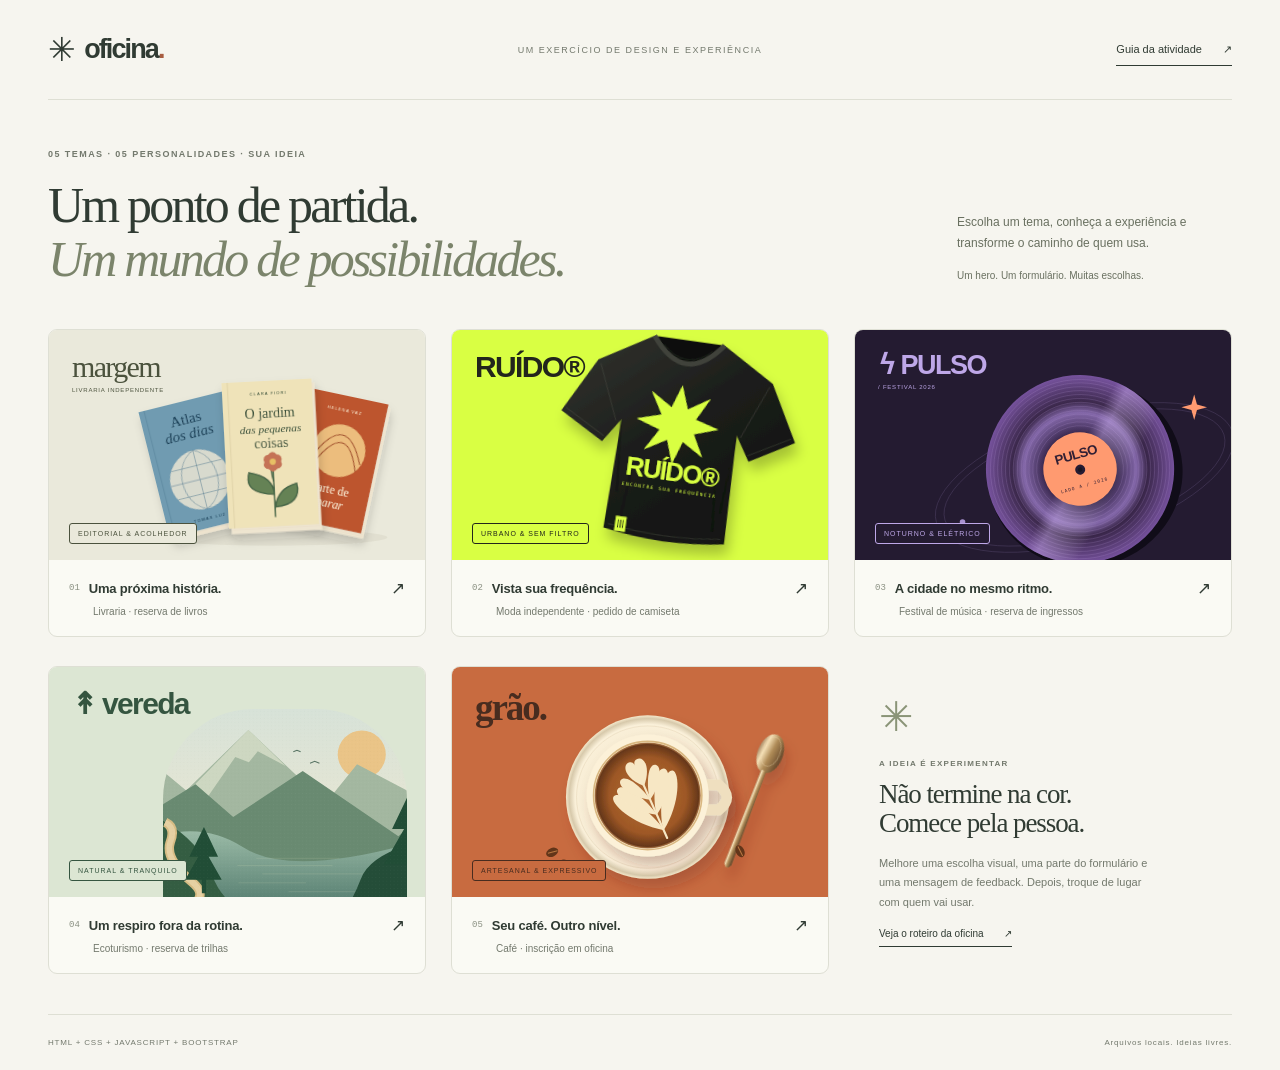
<file: index.html>
<!DOCTYPE html>
<html lang="pt-BR">
  <head>
    <meta charset="utf-8"/>
    <meta content="width=device-width, initial-scale=1" name="viewport"/>
    <meta content="#f6f5ef" name="theme-color"/>
    <meta content="Cinco sites independentes para uma oficina de UI e UX. Escolha um tema e personalize seu hero e formulário." name="description"/>
    <title>
      Oficina — cinco pontos de partida
    </title>
    <link href="catalogo.css" rel="stylesheet"/>
  </head>
  <body>
    <header class="catalog-header">
      <a class="catalog-brand" href="./">
        <span aria-hidden="true">
          ✳
        </span>
        oficina
        <span class="brand-period">
          .
        </span>
      </a>
      <span class="header-caption">
        UM EXERCÍCIO DE DESIGN E EXPERIÊNCIA
      </span>
      <a class="guide-link" href="README.md">
        Guia da atividade
        <span aria-hidden="true">
          ↗
        </span>
      </a>
    </header>
    <main>
      <section aria-labelledby="title" class="catalog-intro">
        <div>
          <p class="overline">
            05 TEMAS · 05 PERSONALIDADES · SUA IDEIA
          </p>
          <h1 id="title">
            Um ponto de partida.
            <br/>
            <em>
              Um mundo de possibilidades.
            </em>
          </h1>
        </div>
        <p class="intro-copy">
          Escolha um tema, conheça a experiência e transforme o caminho de quem usa.
          <br/>
          <span>
            Um hero. Um formulário. Muitas escolhas.
          </span>
        </p>
      </section>
      <nav aria-label="Escolha um dos cinco sites" class="theme-grid">
        <a class="theme-card theme-book" href="site-custom-1/index.html">
          <div class="card-art">
            <span class="art-brand">
              margem
              <span>
                livraria independente
              </span>
            </span>
            <img alt="Livros ilustrados sobre fundo creme." height="360" src="site-custom-1/assets/livros.svg" width="560"/>
            <span class="art-tag">
              EDITORIAL & ACOLHEDOR
            </span>
          </div>
          <div class="card-bottom">
            <div class="card-title">
              <span class="card-number">
                01
              </span>
              <h2>
                Uma próxima história.
              </h2>
              <span aria-hidden="true" class="card-arrow">
                ↗
              </span>
            </div>
            <p>
              Livraria · reserva de livros
            </p>
          </div>
        </a>
        <a class="theme-card theme-street" href="site-custom-2/index.html">
          <div class="card-art">
            <span class="art-brand">
              RUÍDO®
            </span>
            <img alt="Camiseta preta com estampa verde-lima." height="520" src="site-custom-2/assets/camiseta.svg" width="560"/>
            <span class="art-tag">
              URBANO & SEM FILTRO
            </span>
          </div>
          <div class="card-bottom">
            <div class="card-title">
              <span class="card-number">
                02
              </span>
              <h2>
                Vista sua frequência.
              </h2>
              <span aria-hidden="true" class="card-arrow">
                ↗
              </span>
            </div>
            <p>
              Moda independente · pedido de camiseta
            </p>
          </div>
        </a>
        <a class="theme-card theme-festival" href="site-custom-3/index.html">
          <div class="card-art">
            <span class="art-brand">
              ϟ PULSO
              <span>
                / FESTIVAL 2026
              </span>
            </span>
            <img alt="Disco de vinil roxo com centro laranja." height="370" src="site-custom-3/assets/disco.svg" width="580"/>
            <span class="art-tag">
              NOTURNO & ELÉTRICO
            </span>
          </div>
          <div class="card-bottom">
            <div class="card-title">
              <span class="card-number">
                03
              </span>
              <h2>
                A cidade no mesmo ritmo.
              </h2>
              <span aria-hidden="true" class="card-arrow">
                ↗
              </span>
            </div>
            <p>
              Festival de música · reserva de ingressos
            </p>
          </div>
        </a>
        <a class="theme-card theme-nature" href="site-custom-4/index.html">
          <div class="card-art">
            <span class="art-brand">
              ↟ vereda
            </span>
            <img alt="Paisagem ilustrada com montanhas, árvores e um lago." height="410" src="site-custom-4/assets/paisagem.svg" width="620"/>
            <span class="art-tag">
              NATURAL & TRANQUILO
            </span>
          </div>
          <div class="card-bottom">
            <div class="card-title">
              <span class="card-number">
                04
              </span>
              <h2>
                Um respiro fora da rotina.
              </h2>
              <span aria-hidden="true" class="card-arrow">
                ↗
              </span>
            </div>
            <p>
              Ecoturismo · reserva de trilhas
            </p>
          </div>
        </a>
        <a class="theme-card theme-coffee" href="site-custom-5/index.html">
          <div class="card-art">
            <span class="art-brand">
              grão.
            </span>
            <img alt="Xícara de café com latte art sobre fundo laranja." height="390" src="site-custom-5/assets/cafe.svg" width="650"/>
            <span class="art-tag">
              ARTESANAL & EXPRESSIVO
            </span>
          </div>
          <div class="card-bottom">
            <div class="card-title">
              <span class="card-number">
                05
              </span>
              <h2>
                Seu café. Outro nível.
              </h2>
              <span aria-hidden="true" class="card-arrow">
                ↗
              </span>
            </div>
            <p>
              Café · inscrição em oficina
            </p>
          </div>
        </a>
        <aside class="workshop-note">
          <span aria-hidden="true" class="note-star">
            ✳
          </span>
          <p class="overline">
            A IDEIA É EXPERIMENTAR
          </p>
          <h2>
            Não termine na cor.
            <br/>
            Comece pela pessoa.
          </h2>
          <p>
            Melhore uma escolha visual, uma parte do formulário e uma mensagem de feedback. Depois, troque de lugar com quem vai usar.
          </p>
          <a href="README.md">
            Veja o roteiro da oficina
            <span aria-hidden="true">
              ↗
            </span>
          </a>
        </aside>
      </nav>
    </main>
    <footer>
      <span>
        HTML + CSS + JAVASCRIPT + BOOTSTRAP
      </span>
      <span>
        Arquivos locais. Ideias livres.
      </span>
    </footer>
  </body>
</html>
</file>
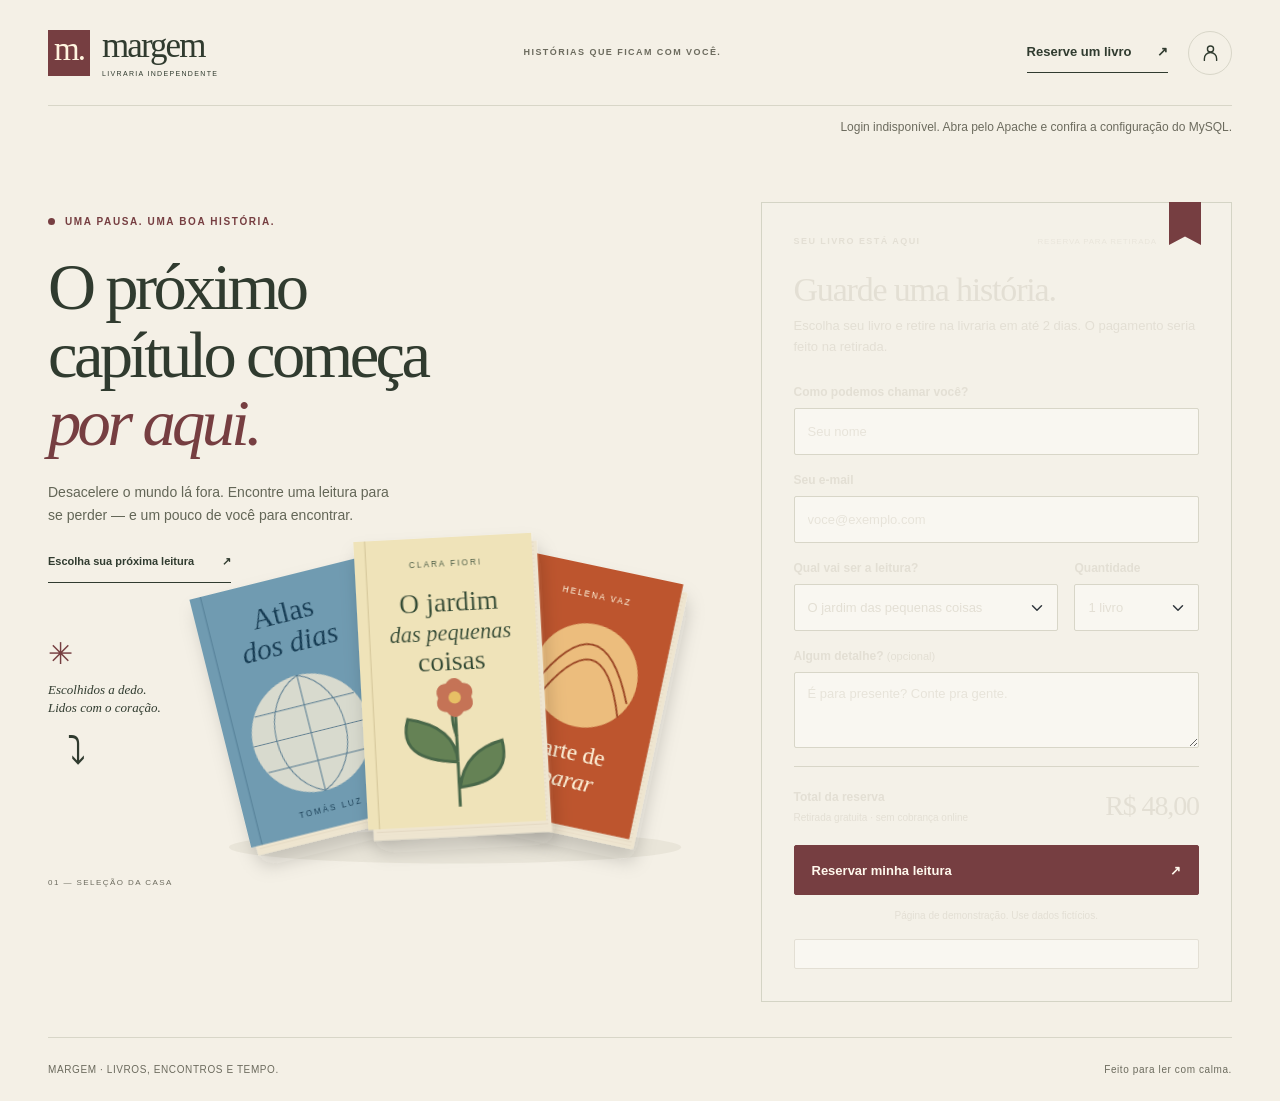
<file: site-custom-1/index.html>
<!DOCTYPE html>
<html lang="pt-BR">
  <head>
    <meta charset="utf-8"/>
    <meta content="width=device-width, initial-scale=1" name="viewport"/>
    <meta content="#f4f0e6" name="theme-color"/>
    <meta content="Margem — uma livraria para encontrar a sua próxima história. Demonstração de reserva de livros." name="description"/>
    <title>
      Margem — sua próxima história
    </title>
    <link href="assets/livros.svg" rel="icon" type="image/svg+xml"/>
    <link href="assets/bootstrap.min.css" rel="stylesheet"/>
    <link href="style.css" rel="stylesheet"/>
    <script defer="" src="script.js">
    </script>
    <link href="account.css" rel="stylesheet"/>
    <link href="ux-lab.css" rel="stylesheet"/>
    <script defer="" src="../backend/client.js">
    </script>
  </head>
  <body>
    <a class="skip-link" href="#reserva">
      Pular para o formulário
    </a>
    <header class="site-header shell">
      <!-- PERSONALIZE: marca e chamada do topo. -->
      <a aria-label="Margem, início" class="brand" href="./">
        <span aria-hidden="true" class="brand-symbol">
          m.
        </span>
        <span>
          margem
          <span class="brand-caption">
            LIVRARIA INDEPENDENTE
          </span>
        </span>
      </a>
      <span class="header-note">
        Histórias que ficam com você.
      </span>
      <nav aria-label="Navegação do site e acessos" class="nav-actions">
        <a class="header-link" href="#reserva">
          Reserve um livro
          <span aria-hidden="true">
            ↗
          </span>
        </a>
        <a aria-label="Acessar administração" class="admin-link" data-admin-only hidden href="admin.php">
          Admin
        </a>
        <a aria-label="Login de usuários" class="profile-link" href="login.html" title="Login de usuários">
          <svg aria-hidden="true" fill="none" stroke="currentColor" stroke-width="1.6" viewBox="0 0 24 24">
            <circle cx="12" cy="8" r="3.5">
            </circle>
            <path d="M5 21v-2a7 7 0 0 1 14 0v2" stroke-linecap="round">
            </path>
          </svg>
        </a>
      </nav>
    </header>
    <main class="shell">
      <div class="book-layout">
        <!-- HERO: experimente mudar a hierarquia entre título, livro e preço. -->
        <section aria-labelledby="hero-title" class="book-hero">
          <div class="eyebrow">
            Uma pausa. Uma boa história.
          </div>
          <h1 id="hero-title">
            O próximo
            <br/>
            capítulo começa
            <br/>
            <em>
              por aqui.
            </em>
          </h1>
          <p class="intro">
            Desacelere o mundo lá fora. Encontre uma leitura para se perder — e um pouco de você para encontrar.
          </p>
          <a class="hero-link" href="#reserva">
            Escolha sua próxima leitura
            <span aria-hidden="true">
              ↗
            </span>
          </a>
          <div class="book-showcase">
            <div class="curator-note">
              <span aria-hidden="true" class="small-star">
                ✳
              </span>
              <p>
                Escolhidos a dedo.
                <br/>
                Lidos com o coração.
              </p>
              <span aria-hidden="true" class="hand-arrow">
                ⤵
              </span>
            </div>
            <img alt="Três livros ilustrados: O jardim das pequenas coisas, Atlas dos dias e A arte de reparar." height="360" src="assets/livros.svg" width="560"/>
            <span class="edition">
              01 — SELEÇÃO DA CASA
            </span>
          </div>
        </section>
        <!-- FORMULÁRIO: edite opções também em CONFIG, no script.js. -->
        <section aria-labelledby="form-title" class="form-panel book-form" id="reserva">
          <div class="form-topline">
            <span class="section-label">
              Seu livro está aqui
            </span>
            <span class="step">
              Reserva para retirada
            </span>
          </div>
          <h2 class="form-title" id="form-title">
            Guarde uma história.
          </h2>
          <p class="form-description">
            Escolha seu livro e retire na livraria em até 2 dias. O pagamento seria feito na retirada.
          </p>
          <form id="interest-form" novalidate="">
            <div class="row g-3">
              <div class="col-12" data-account-field>
                <label class="form-label" for="name">
                  Como podemos chamar você?
                </label>
                <input aria-describedby="name-error" autocomplete="name" class="form-control" data-required="Conte seu nome para identificarmos a reserva." id="name" maxlength="80" minlength="2" name="name" placeholder="Seu nome" required=""/>
                <div class="invalid-feedback" id="name-error">
                </div>
              </div>
              <div class="col-12" data-account-field>
                <label class="form-label" for="email">
                  Seu e-mail
                </label>
                <input aria-describedby="email-error" autocomplete="email" class="form-control" data-required="Informe um e-mail para a confirmação." id="email" maxlength="120" name="email" placeholder="voce@exemplo.com" required="" type="email"/>
                <div class="invalid-feedback" id="email-error">
                </div>
              </div>
              <div class="col-8">
                <label class="form-label" for="book">
                  Qual vai ser a leitura?
                </label>
                <select aria-describedby="book-error" class="form-select" id="book" name="book" required="">
                  <option value="jardim">
                    O jardim das pequenas coisas
                  </option>
                  <option value="atlas">
                    Atlas dos dias
                  </option>
                  <option value="reparar">
                    A arte de reparar
                  </option>
                </select>
                <div class="invalid-feedback" id="book-error">
                </div>
              </div>
              <div class="col-4">
                <label class="form-label" for="quantity">
                  Quantidade
                </label>
                <select aria-describedby="quantity-error" class="form-select" id="quantity" name="quantity" required="">
                  <option value="1">
                    1 livro
                  </option>
                  <option value="2">
                    2 livros
                  </option>
                  <option value="3">
                    3 livros
                  </option>
                  <option value="4">
                    4 livros
                  </option>
                </select>
                <div class="invalid-feedback" id="quantity-error">
                </div>
              </div>
              <div class="col-12">
                <label class="form-label" for="note">
                  Algum detalhe?
                  <span class="optional">
                    (opcional)
                  </span>
                </label>
                <textarea aria-describedby="note-error" class="form-control" id="note" maxlength="240" name="note" placeholder="É para presente? Conte pra gente." rows="2"></textarea>
                <div class="invalid-feedback" id="note-error">
                </div>
              </div>
            </div>
            <div class="order-summary">
              <div>
                <span class="summary-label">
                  Total da reserva
                </span>
                <span class="summary-caption">
                  Retirada gratuita · sem cobrança online
                </span>
              </div>
              <output aria-live="polite" class="total" data-total="">
                R$ 48,00
              </output>
            </div>
            <!-- DESAFIO: como o texto do botão pode deixar o próximo passo mais claro? -->
            <button class="btn submit-button" type="submit">
              <span data-button-label="">
                Reservar minha leitura
              </span>
              <span aria-hidden="true">
                ↗
              </span>
            </button>
            <p class="demo-note">
              Página de demonstração. Use dados fictícios.
            </p>
            <div aria-atomic="true" aria-live="polite" class="alert feedback" id="form-feedback" role="status" tabindex="-1">
            </div>
          </form>
        </section>
      </div>
      <p class="endnote">
        <span>
          MARGEM · LIVROS, ENCONTROS E TEMPO.
        </span>
        <span>
          Feito para ler com calma.
        </span>
      </p>
    </main>
  </body>
</html>
</file>
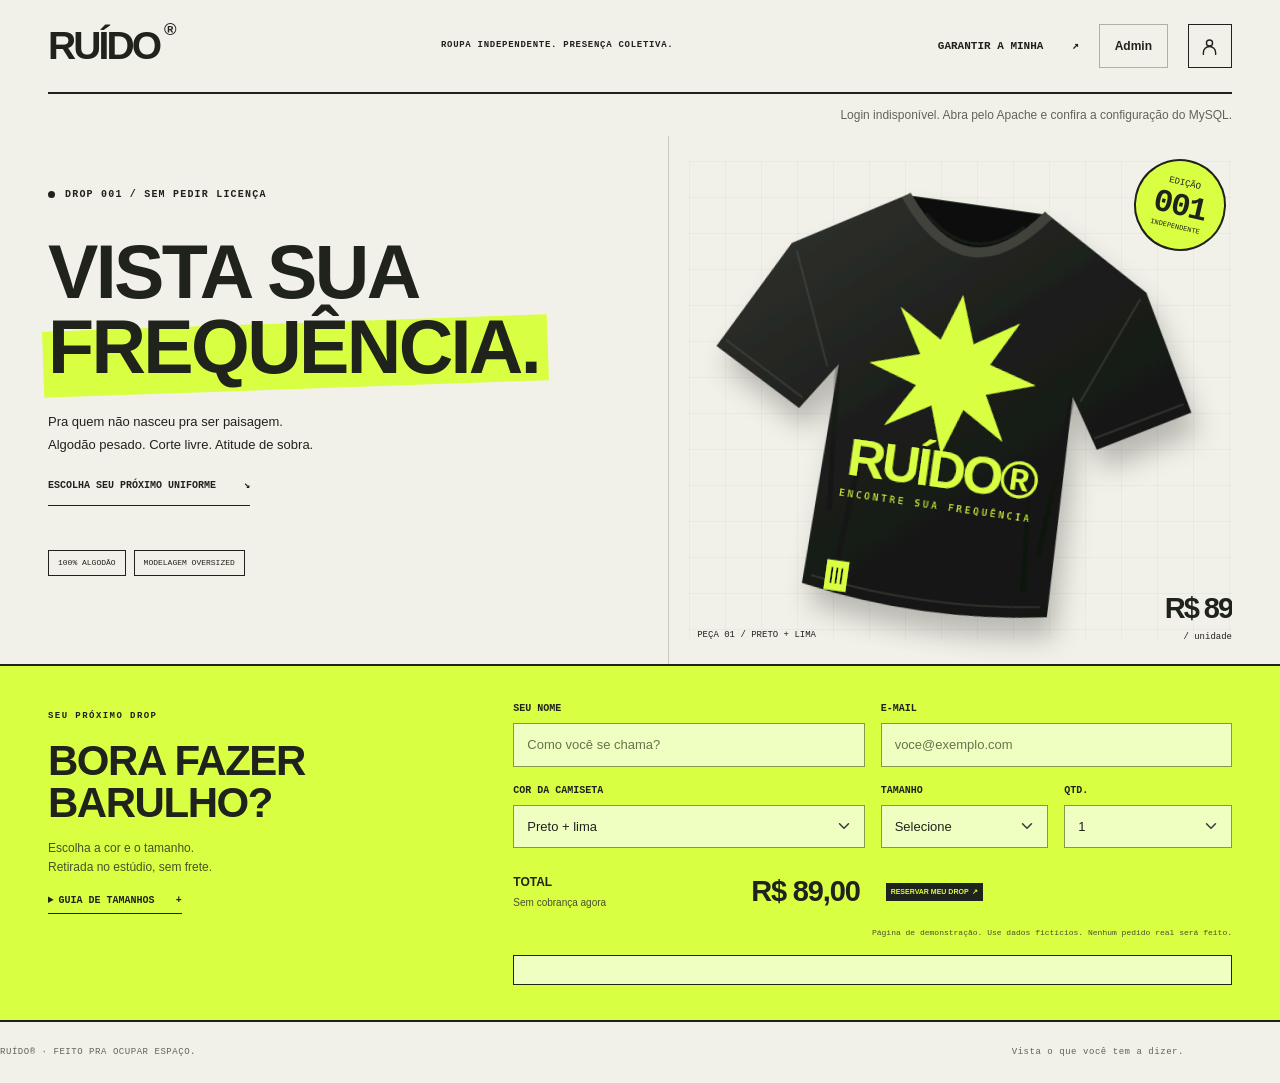
<file: site-custom-2/index.html>
<!DOCTYPE html>
<html lang="pt-BR">
  <head>
    <meta charset="utf-8"/>
    <meta content="width=device-width, initial-scale=1" name="viewport"/>
    <meta content="#d9ff43" name="theme-color"/>
    <meta content="RUÍDO — vista sua frequência. Demonstração de reserva de camisetas independentes." name="description"/>
    <title>
      RUÍDO® — vista sua frequência
    </title>
    <link href="assets/camiseta.svg" rel="icon" type="image/svg+xml"/>
    <link href="assets/bootstrap.min.css" rel="stylesheet"/>
    <link href="style.css" rel="stylesheet"/>
    <script defer="" src="script.js">
    </script>
    <link href="account.css" rel="stylesheet"/>
    <link href="ux-lab.css" rel="stylesheet"/>
    <script defer="" src="../backend/client.js">
    </script>
  </head>
  <body>
    <a class="skip-link" href="#pedido">
      Pular para o formulário
    </a>
    <header class="site-header shell">
      <a aria-label="Ruído, início" class="brand" href="./">
        RUÍDO
        <sup>
          ®
        </sup>
      </a>
      <span class="header-note">
        Roupa independente. Presença coletiva.
      </span>
      <nav aria-label="Navegação do site e acessos" class="nav-actions">
        <a class="header-link" href="#pedido">
          Garantir a minha
          <span aria-hidden="true">
            ↗
          </span>
        </a>
        <a aria-label="Acessar administração" class="admin-link" href="admin.php">
          Admin
        </a>
        <a aria-label="Login de usuários" class="profile-link" href="login.html" title="Login de usuários">
          <svg aria-hidden="true" fill="none" stroke="currentColor" stroke-width="1.6" viewBox="0 0 24 24">
            <circle cx="12" cy="8" r="3.5">
            </circle>
            <path d="M5 21v-2a7 7 0 0 1 14 0v2" stroke-linecap="round">
            </path>
          </svg>
        </a>
      </nav>
    </header>
    <main>
      <!-- HERO: título, adesivos e estampa podem ser personalizados. -->
      <section aria-labelledby="hero-title" class="street-hero shell">
        <div class="street-copy">
          <div class="eyebrow">
            Drop 001 / Sem pedir licença
          </div>
          <h1 id="hero-title">
            VISTA SUA
            <br/>
            <span>
              FREQUÊNCIA.
            </span>
          </h1>
          <p class="intro">
            Pra quem não nasceu pra ser paisagem.
            <br/>
            Algodão pesado. Corte livre. Atitude de sobra.
          </p>
          <a class="hero-link" href="#pedido">
            Escolha seu próximo uniforme
            <span aria-hidden="true">
              ↘
            </span>
          </a>
          <div class="product-tags">
            <span>
              100% ALGODÃO
            </span>
            <span>
              MODELAGEM OVERSIZED
            </span>
          </div>
        </div>
        <div class="shirt-stage">
          <div aria-hidden="true" class="stage-grid">
          </div>
          <span class="drop-stamp">
            EDIÇÃO
            <br/>
            <strong>
              001
            </strong>
            <span>
              INDEPENDENTE
            </span>
          </span>
          <img alt="Camiseta preta oversized com estampa verde-lima de uma estrela e a palavra RUÍDO." height="520" src="assets/camiseta.svg" width="560"/>
          <span class="shirt-caption">
            PEÇA 01 / PRETO + LIMA
          </span>
          <span class="shirt-price">
            R$ 89
            <span>
              / unidade
            </span>
          </span>
        </div>
      </section>
      <!-- FORMULÁRIO: aqui a composição é horizontal, como uma ficha de pedido. -->
      <section aria-labelledby="form-title" class="form-panel street-form" id="pedido">
        <div class="shell street-form-inner">
          <div class="street-form-heading">
            <span class="section-label">
              Seu próximo drop
            </span>
            <h2 class="form-title" id="form-title">
              BORA FAZER
              <br/>
              BARULHO?
            </h2>
            <p class="form-description">
              Escolha a cor e o tamanho.
              <br/>
              Retirada no estúdio, sem frete.
            </p>
            <details class="size-guide">
              <summary>
                Guia de tamanhos
                <span aria-hidden="true">
                  +
                </span>
              </summary>
              <p>
                Largura × comprimento da peça, em cm: P 54×70 · M 57×73 · G 60×76 · GG 63×79. Modelagem ampla.
              </p>
            </details>
          </div>
          <form id="interest-form" novalidate="">
            <div class="row g-3">
              <div class="col-md-6" data-account-field>
                <label class="form-label" for="name">
                  Seu nome
                </label>
                <input aria-describedby="name-error" autocomplete="name" class="form-control" data-required="Informe seu nome para a reserva." id="name" maxlength="80" minlength="2" name="name" placeholder="Como você se chama?" required=""/>
                <div class="invalid-feedback" id="name-error">
                </div>
              </div>
              <div class="col-md-6" data-account-field>
                <label class="form-label" for="email">
                  E-mail
                </label>
                <input aria-describedby="email-error" autocomplete="email" class="form-control" data-required="Informe um e-mail para a confirmação." id="email" maxlength="120" name="email" placeholder="voce@exemplo.com" required="" type="email"/>
                <div class="invalid-feedback" id="email-error">
                </div>
              </div>
              <div class="col-6">
                <label class="form-label" for="color">
                  Cor da camiseta
                </label>
                <select aria-describedby="color-error" class="form-select" id="color" name="color" required="">
                  <option value="preto">
                    Preto + lima
                  </option>
                  <option value="offwhite">
                    Off-white + preto
                  </option>
                  <option value="lima">
                    Lima + preto
                  </option>
                </select>
                <div class="invalid-feedback" id="color-error">
                </div>
              </div>
              <div class="col-3">
                <label class="form-label" for="size">
                  Tamanho
                </label>
                <select aria-describedby="size-error" class="form-select" data-required="Escolha um tamanho." id="size" name="size" required="">
                  <option value="">
                    Selecione
                  </option>
                  <option value="P">
                    P
                  </option>
                  <option value="M">
                    M
                  </option>
                  <option value="G">
                    G
                  </option>
                  <option value="GG">
                    GG
                  </option>
                </select>
                <div class="invalid-feedback" id="size-error">
                </div>
              </div>
              <div class="col-3">
                <label class="form-label" for="quantity">
                  Qtd.
                </label>
                <select aria-describedby="quantity-error" class="form-select" id="quantity" name="quantity" required="">
                  <option value="1">
                    1
                  </option>
                  <option value="2">
                    2
                  </option>
                  <option value="3">
                    3
                  </option>
                  <option value="4">
                    4
                  </option>
                </select>
                <div class="invalid-feedback" id="quantity-error">
                </div>
              </div>
            </div>
            <div class="street-checkout">
              <div class="order-summary">
                <div>
                  <span class="summary-label">
                    TOTAL
                  </span>
                  <span class="summary-caption">
                    Sem cobrança agora
                  </span>
                </div>
                <output aria-live="polite" class="total" data-total="">
                  R$ 89,00
                </output>
              </div>
              <button class="btn submit-button" type="submit">
                <span data-button-label="">
                  Reservar meu drop
                </span>
                <span aria-hidden="true">
                  ↗
                </span>
              </button>
            </div>
            <p class="demo-note">
              Página de demonstração. Use dados fictícios. Nenhum pedido real será feito.
            </p>
            <div aria-atomic="true" aria-live="polite" class="alert feedback" id="form-feedback" role="status" tabindex="-1">
            </div>
          </form>
        </div>
      </section>
      <p class="endnote shell">
        <span>
          RUÍDO® · FEITO PRA OCUPAR ESPAÇO.
        </span>
        <span>
          Vista o que você tem a dizer.
        </span>
      </p>
    </main>
  </body>
</html>
</file>
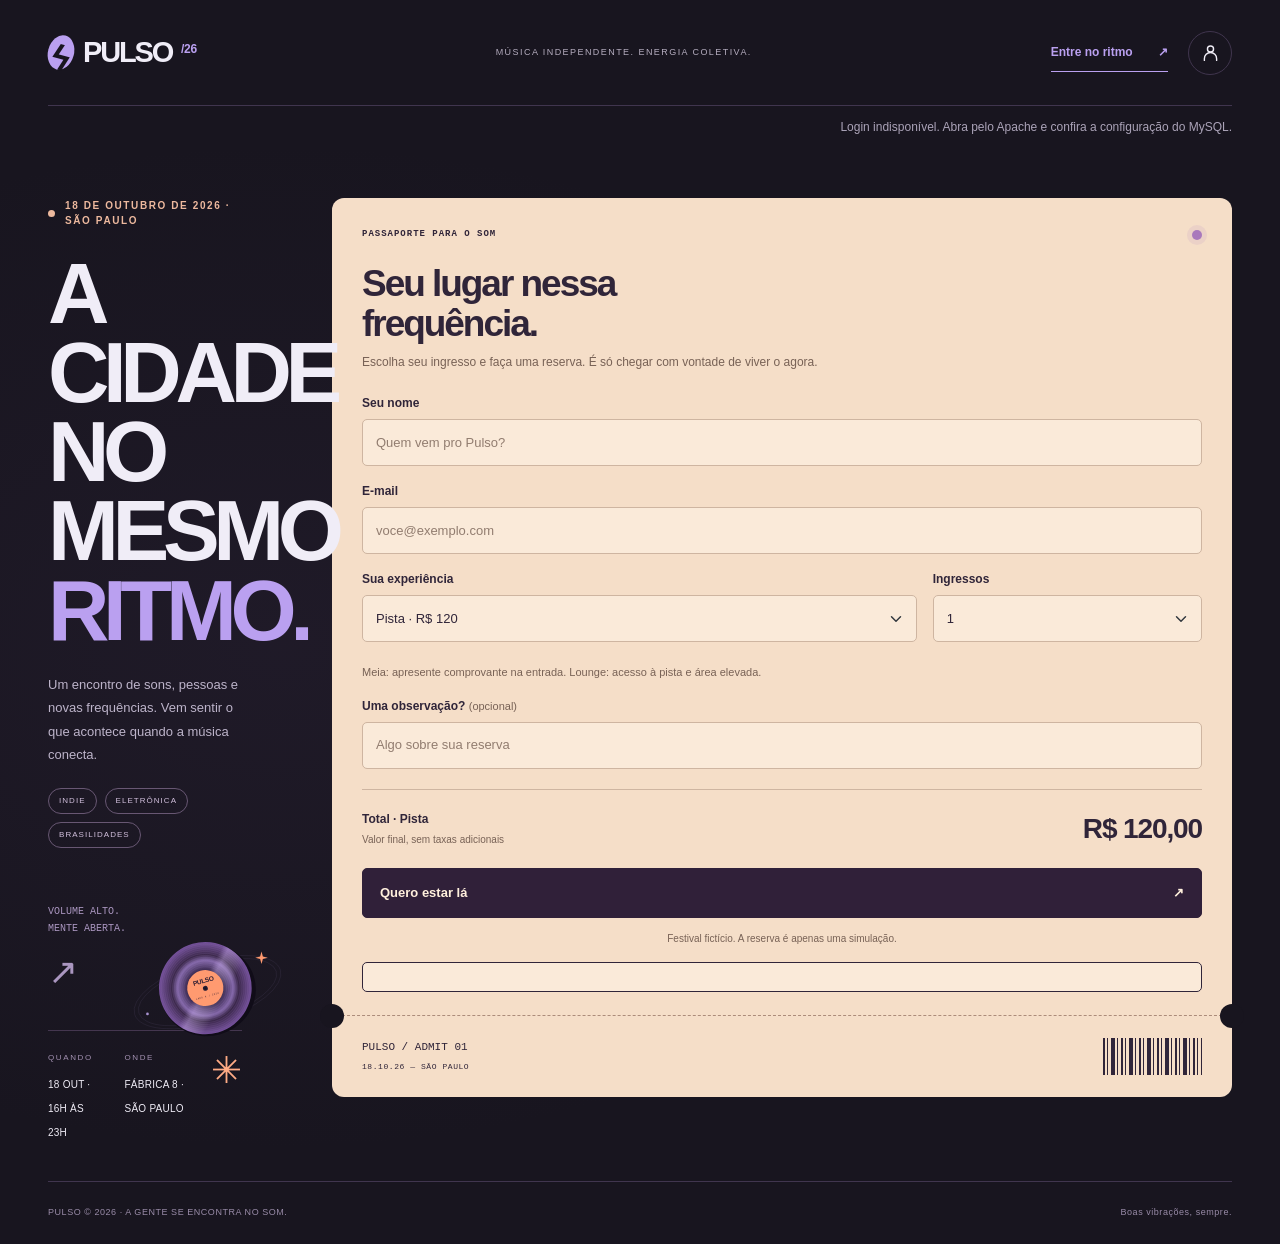
<file: site-custom-3/index.html>
<!DOCTYPE html>
<html lang="pt-BR">
  <head>
    <meta charset="utf-8"/>
    <meta content="width=device-width, initial-scale=1" name="viewport"/>
    <meta content="#18151f" name="theme-color"/>
    <meta content="PULSO — a cidade no mesmo ritmo. Página demonstrativa de inscrição em um festival de música." name="description"/>
    <title>
      PULSO — sinta a cidade vibrar
    </title>
    <link href="assets/disco.svg" rel="icon" type="image/svg+xml"/>
    <link href="assets/bootstrap.min.css" rel="stylesheet"/>
    <link href="style.css" rel="stylesheet"/>
    <script defer="" src="script.js">
    </script>
    <link href="account.css" rel="stylesheet"/>
    <link href="ux-lab.css" rel="stylesheet"/>
    <script defer="" src="../backend/client.js">
    </script>
  </head>
  <body>
    <a class="skip-link" href="#ingressos">
      Pular para o formulário
    </a>
    <header class="site-header shell">
      <a aria-label="Pulso, início" class="brand" href="./">
        <span aria-hidden="true" class="pulse-icon">
          ϟ
        </span>
        PULSO
        <span class="brand-year">
          /26
        </span>
      </a>
      <span class="header-note">
        Música independente. Energia coletiva.
      </span>
      <nav aria-label="Navegação do site e acessos" class="nav-actions">
        <a class="header-link" href="#ingressos">
          Entre no ritmo
          <span aria-hidden="true">
            ↗
          </span>
        </a>
        <a aria-label="Acessar administração" class="admin-link" data-admin-only hidden href="admin.php">
          Admin
        </a>
        <a aria-label="Login de usuários" class="profile-link" href="login.html" title="Login de usuários">
          <svg aria-hidden="true" fill="none" stroke="currentColor" stroke-width="1.6" viewBox="0 0 24 24">
            <circle cx="12" cy="8" r="3.5">
            </circle>
            <path d="M5 21v-2a7 7 0 0 1 14 0v2" stroke-linecap="round">
            </path>
          </svg>
        </a>
      </nav>
    </header>
    <main class="shell">
      <div class="festival-layout">
        <!-- HERO: a tipografia faz parte da identidade do festival. -->
        <section aria-labelledby="hero-title" class="festival-hero">
          <div class="eyebrow">
            18 de outubro de 2026 · São Paulo
          </div>
          <h1 id="hero-title">
            A CIDADE
            <br/>
            NO MESMO
            <br/>
            <span>
              RITMO.
            </span>
          </h1>
          <p class="intro">
            Um encontro de sons, pessoas e novas frequências. Vem sentir o que acontece quando a música conecta.
          </p>
          <div aria-label="Estilos musicais" class="genre-list">
            <span>
              INDIE
            </span>
            <span>
              ELETRÔNICA
            </span>
            <span>
              BRASILIDADES
            </span>
          </div>
          <div class="record-stage">
            <img alt="Disco de vinil roxo com centro laranja e ondas sonoras ao redor." height="370" src="assets/disco.svg" width="580"/>
            <div class="record-caption">
              <span>
                VOLUME ALTO.
                <br/>
                MENTE ABERTA.
              </span>
              <span aria-hidden="true">
                ↗
              </span>
            </div>
          </div>
          <div class="event-meta">
            <div>
              <span>
                QUANDO
              </span>
              <strong>
                18 OUT · 16H ÀS 23H
              </strong>
            </div>
            <div>
              <span>
                ONDE
              </span>
              <strong>
                FÁBRICA 8 · SÃO PAULO
              </strong>
            </div>
            <span aria-hidden="true" class="event-star">
              ✳
            </span>
          </div>
        </section>
        <!-- FORMULÁRIO: um ingresso visual com resumo de valores em tempo real. -->
        <section aria-labelledby="form-title" class="form-panel ticket-panel" id="ingressos">
          <div class="ticket-content">
            <div class="form-topline">
              <span class="section-label">
                Passaporte para o som
              </span>
              <span aria-hidden="true" class="ticket-dot">
              </span>
            </div>
            <h2 class="form-title" id="form-title">
              Seu lugar nessa
              <br/>
              frequência.
            </h2>
            <p class="form-description">
              Escolha seu ingresso e faça uma reserva. É só chegar com vontade de viver o agora.
            </p>
            <form id="interest-form" novalidate="">
              <div class="row g-3">
                <div class="col-12" data-account-field>
                  <label class="form-label" for="name">
                    Seu nome
                  </label>
                  <input aria-describedby="name-error" autocomplete="name" class="form-control" data-required="Informe seu nome para identificar o ingresso." id="name" maxlength="80" minlength="2" name="name" placeholder="Quem vem pro Pulso?" required=""/>
                  <div class="invalid-feedback" id="name-error">
                  </div>
                </div>
                <div class="col-12" data-account-field>
                  <label class="form-label" for="email">
                    E-mail
                  </label>
                  <input aria-describedby="email-error" autocomplete="email" class="form-control" data-required="Informe um e-mail para a confirmação." id="email" maxlength="120" name="email" placeholder="voce@exemplo.com" required="" type="email"/>
                  <div class="invalid-feedback" id="email-error">
                  </div>
                </div>
                <div class="col-8">
                  <label class="form-label" for="ticket">
                    Sua experiência
                  </label>
                  <select aria-describedby="ticket-error" class="form-select" id="ticket" name="ticket" required="">
                    <option value="pista">
                      Pista · R$ 120
                    </option>
                    <option value="meia">
                      Pista / meia · R$ 60
                    </option>
                    <option value="lounge">
                      Lounge · R$ 220
                    </option>
                  </select>
                  <div class="invalid-feedback" id="ticket-error">
                  </div>
                </div>
                <div class="col-4">
                  <label class="form-label" for="quantity">
                    Ingressos
                  </label>
                  <select aria-describedby="quantity-error" class="form-select" id="quantity" name="quantity" required="">
                    <option value="1">
                      1
                    </option>
                    <option value="2">
                      2
                    </option>
                    <option value="3">
                      3
                    </option>
                    <option value="4">
                      4
                    </option>
                  </select>
                  <div class="invalid-feedback" id="quantity-error">
                  </div>
                </div>
                <div class="col-12">
                  <p class="field-help mb-0">
                    Meia: apresente comprovante na entrada. Lounge: acesso à pista e área elevada.
                  </p>
                </div>
                <div class="col-12">
                  <label class="form-label" for="note">
                    Uma observação?
                    <span class="optional">
                      (opcional)
                    </span>
                  </label>
                  <input aria-describedby="note-error" class="form-control" id="note" maxlength="240" name="note" placeholder="Algo sobre sua reserva"/>
                  <div class="invalid-feedback" id="note-error">
                  </div>
                </div>
              </div>
              <div class="order-summary">
                <div>
                  <span class="summary-label">
                    Total ·
                    <span data-selection="">
                      Pista
                    </span>
                  </span>
                  <span class="summary-caption">
                    Valor final, sem taxas adicionais
                  </span>
                </div>
                <output aria-live="polite" class="total" data-total="">
                  R$ 120,00
                </output>
              </div>
              <button class="btn submit-button" type="submit">
                <span data-button-label="">
                  Quero estar lá
                </span>
                <span aria-hidden="true">
                  ↗
                </span>
              </button>
              <p class="demo-note">
                Festival fictício. A reserva é apenas uma simulação.
              </p>
              <div aria-atomic="true" aria-live="polite" class="alert feedback" id="form-feedback" role="status" tabindex="-1">
              </div>
            </form>
          </div>
          <div aria-hidden="true" class="ticket-stub">
            <span>
              PULSO / ADMIT
              <span data-quantity="">
                01
              </span>
              <small>
                18.10.26 — SÃO PAULO
              </small>
            </span>
            <div class="barcode">
            </div>
          </div>
        </section>
      </div>
      <p class="endnote">
        <span>
          PULSO © 2026 · A GENTE SE ENCONTRA NO SOM.
        </span>
        <span>
          Boas vibrações, sempre.
        </span>
      </p>
    </main>
  </body>
</html>
</file>
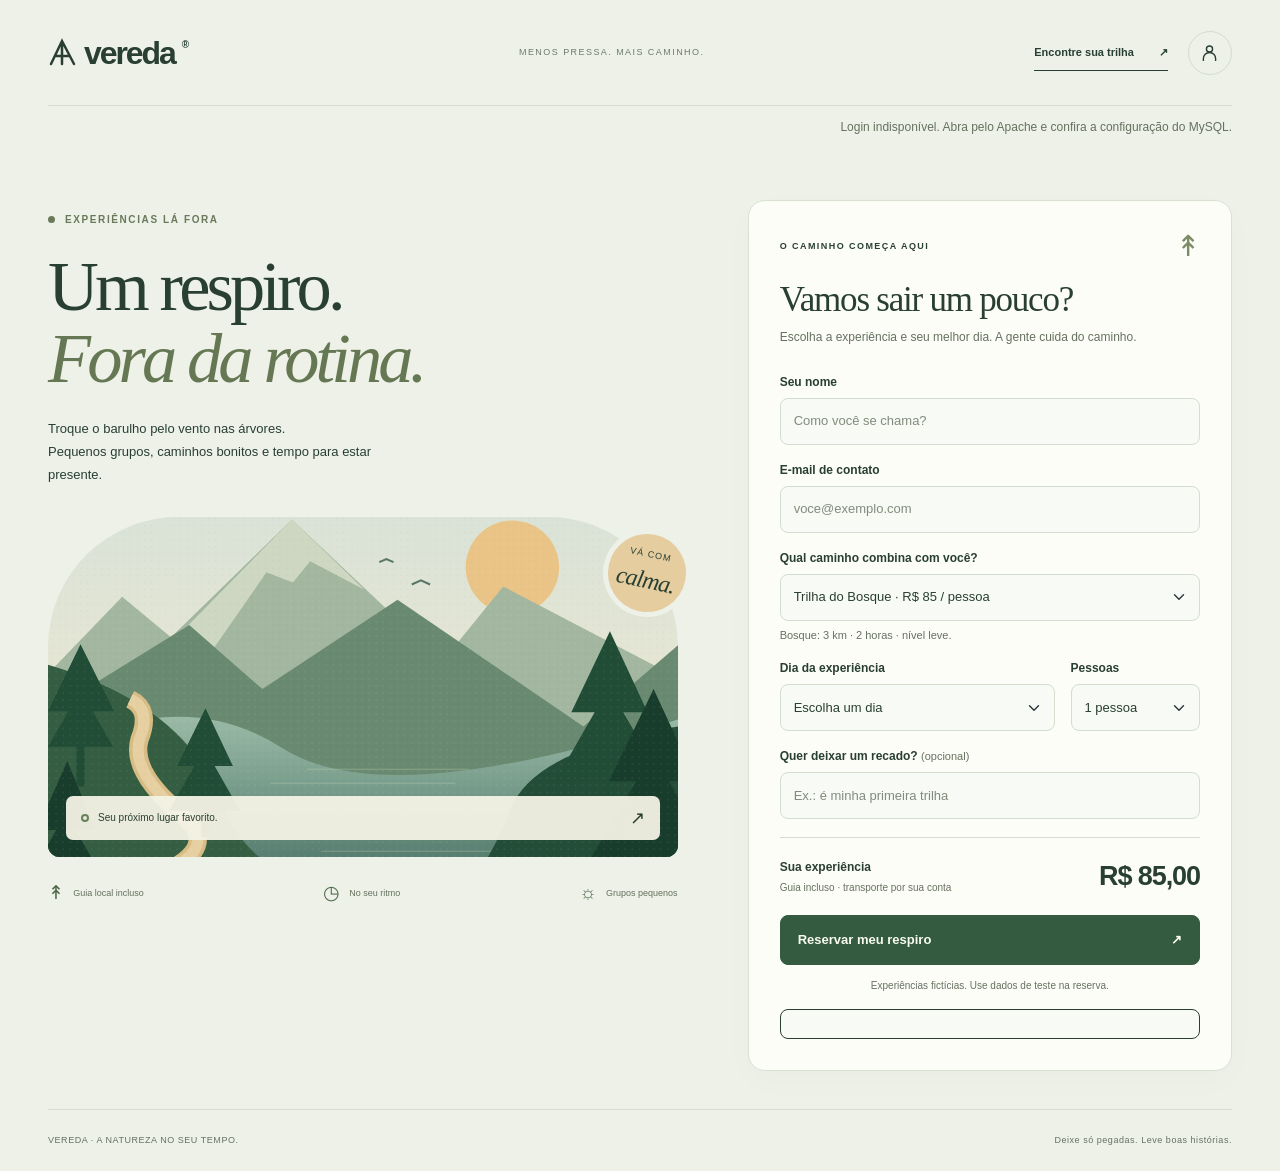
<file: site-custom-4/index.html>
<!DOCTYPE html>
<html lang="pt-BR">
  <head>
    <meta charset="utf-8"/>
    <meta content="width=device-width, initial-scale=1" name="viewport"/>
    <meta content="#edf1e8" name="theme-color"/>
    <meta content="Vereda — experiências ao ar livre para respirar outro ritmo. Demonstração de reserva de trilhas." name="description"/>
    <title>
      Vereda — seu próximo respiro
    </title>
    <link href="assets/paisagem.svg" rel="icon" type="image/svg+xml"/>
    <link href="assets/bootstrap.min.css" rel="stylesheet"/>
    <link href="style.css" rel="stylesheet"/>
    <script defer="" src="script.js">
    </script>
    <link href="account.css" rel="stylesheet"/>
    <link href="ux-lab.css" rel="stylesheet"/>
    <script defer="" src="../backend/client.js">
    </script>
  </head>
  <body>
    <a class="skip-link" href="#aventura">
      Pular para o formulário
    </a>
    <header class="site-header shell">
      <a aria-label="Vereda, início" class="brand" href="./">
        <svg aria-hidden="true" fill="none" height="33" viewBox="0 0 29 33" width="29">
          <path d="M3 28 14 5l12 23M8 20h13M14 5v23" stroke="currentColor" stroke-linecap="round" stroke-width="2.5">
          </path>
        </svg>
        vereda
        <span class="brand-dot">
          ®
        </span>
      </a>
      <span class="header-note">
        Menos pressa. Mais caminho.
      </span>
      <nav aria-label="Navegação do site e acessos" class="nav-actions">
        <a class="header-link" href="#aventura">
          Encontre sua trilha
          <span aria-hidden="true">
            ↗
          </span>
        </a>
        <a aria-label="Acessar administração" class="admin-link" data-admin-only hidden href="admin.php">
          Admin
        </a>
        <a aria-label="Login de usuários" class="profile-link" href="login.html" title="Login de usuários">
          <svg aria-hidden="true" fill="none" stroke="currentColor" stroke-width="1.6" viewBox="0 0 24 24">
            <circle cx="12" cy="8" r="3.5">
            </circle>
            <path d="M5 21v-2a7 7 0 0 1 14 0v2" stroke-linecap="round">
            </path>
          </svg>
        </a>
      </nav>
    </header>
    <main class="shell">
      <div class="nature-layout">
        <!-- HERO: ilustração vetorial local, sem dependência de imagens externas. -->
        <section aria-labelledby="hero-title" class="nature-hero">
          <div class="eyebrow">
            Experiências lá fora
          </div>
          <h1 id="hero-title">
            Um respiro.
            <br/>
            <em>
              Fora da rotina.
            </em>
          </h1>
          <p class="intro">
            Troque o barulho pelo vento nas árvores.
            <br/>
            Pequenos grupos, caminhos bonitos e tempo para estar presente.
          </p>
          <div class="landscape-stage">
            <img alt="Ilustração de montanhas verdes, sol dourado, uma trilha sinuosa e pinheiros junto a um lago." height="410" src="assets/paisagem.svg" width="620"/>
            <div class="landscape-label">
              <span aria-hidden="true" class="location-dot">
              </span>
              <span>
                Seu próximo lugar favorito.
              </span>
              <span aria-hidden="true">
                ↗
              </span>
            </div>
            <span aria-hidden="true" class="round-seal">
              VÁ COM
              <br/>
              <strong>
                calma.
              </strong>
            </span>
          </div>
          <div class="nature-facts">
            <span>
              <b aria-hidden="true">
                ↟
              </b>
              Guia local incluso
            </span>
            <span>
              <b aria-hidden="true">
                ◷
              </b>
              No seu ritmo
            </span>
            <span>
              <b aria-hidden="true">
                ☼
              </b>
              Grupos pequenos
            </span>
          </div>
        </section>
        <!-- FORMULÁRIO: a data é fictícia e pode ser alterada no HTML. -->
        <section aria-labelledby="form-title" class="form-panel nature-form" id="aventura">
          <div class="form-topline">
            <span class="section-label">
              O caminho começa aqui
            </span>
            <span aria-hidden="true" class="leaf-icon">
              ↟
            </span>
          </div>
          <h2 class="form-title" id="form-title">
            Vamos sair um pouco?
          </h2>
          <p class="form-description">
            Escolha a experiência e seu melhor dia. A gente cuida do caminho.
          </p>
          <form id="interest-form" novalidate="">
            <div class="row g-3">
              <div class="col-12" data-account-field>
                <label class="form-label" for="name">
                  Seu nome
                </label>
                <input aria-describedby="name-error" autocomplete="name" class="form-control" data-required="Informe seu nome para a reserva." id="name" maxlength="80" minlength="2" name="name" placeholder="Como você se chama?" required=""/>
                <div class="invalid-feedback" id="name-error">
                </div>
              </div>
              <div class="col-12" data-account-field>
                <label class="form-label" for="email">
                  E-mail de contato
                </label>
                <input aria-describedby="email-error" autocomplete="email" class="form-control" data-required="Informe um e-mail para a confirmação." id="email" maxlength="120" name="email" placeholder="voce@exemplo.com" required="" type="email"/>
                <div class="invalid-feedback" id="email-error">
                </div>
              </div>
              <div class="col-12">
                <label class="form-label" for="trail">
                  Qual caminho combina com você?
                </label>
                <select aria-describedby="trail-help trail-error" class="form-select" id="trail" name="trail" required="">
                  <option value="bosque">
                    Trilha do Bosque · R$ 85 / pessoa
                  </option>
                  <option value="mirante">
                    Caminho do Mirante · R$ 120 / pessoa
                  </option>
                  <option value="aguas">
                    Rota das Águas · R$ 150 / pessoa
                  </option>
                </select>
                <div class="invalid-feedback" id="trail-error">
                </div>
                <p class="field-help mb-0" data-trail-info="" id="trail-help">
                  Bosque: 3 km · 2 horas · nível leve.
                </p>
              </div>
              <div class="col-8">
                <label class="form-label" for="date">
                  Dia da experiência
                </label>
                <select aria-describedby="date-error" class="form-select" data-required="Escolha uma data para a trilha." id="date" name="date" required="">
                  <option value="">
                    Escolha um dia
                  </option>
                  <option value="2026-10-10">
                    10 de outubro de 2026
                  </option>
                  <option value="2026-10-17">
                    17 de outubro de 2026
                  </option>
                  <option value="2026-10-24">
                    24 de outubro de 2026
                  </option>
                </select>
                <div class="invalid-feedback" id="date-error">
                </div>
              </div>
              <div class="col-4">
                <label class="form-label" for="quantity">
                  Pessoas
                </label>
                <select aria-describedby="quantity-error" class="form-select" id="quantity" name="quantity" required="">
                  <option value="1">
                    1 pessoa
                  </option>
                  <option value="2">
                    2 pessoas
                  </option>
                  <option value="3">
                    3 pessoas
                  </option>
                  <option value="4">
                    4 pessoas
                  </option>
                  <option value="5">
                    5 pessoas
                  </option>
                  <option value="6">
                    6 pessoas
                  </option>
                </select>
                <div class="invalid-feedback" id="quantity-error">
                </div>
              </div>
              <div class="col-12">
                <label class="form-label" for="note">
                  Quer deixar um recado?
                  <span class="optional">
                    (opcional)
                  </span>
                </label>
                <input aria-describedby="note-error" class="form-control" id="note" maxlength="240" name="note" placeholder="Ex.: é minha primeira trilha"/>
                <div class="invalid-feedback" id="note-error">
                </div>
              </div>
            </div>
            <div class="order-summary">
              <div>
                <span class="summary-label">
                  Sua experiência
                </span>
                <span class="summary-caption">
                  Guia incluso · transporte por sua conta
                </span>
              </div>
              <output aria-live="polite" class="total" data-total="">
                R$ 85,00
              </output>
            </div>
            <button class="btn submit-button" type="submit">
              <span data-button-label="">
                Reservar meu respiro
              </span>
              <span aria-hidden="true">
                ↗
              </span>
            </button>
            <p class="demo-note">
              Experiências fictícias. Use dados de teste na reserva.
            </p>
            <div aria-atomic="true" aria-live="polite" class="alert feedback" id="form-feedback" role="status" tabindex="-1">
            </div>
          </form>
        </section>
      </div>
      <p class="endnote">
        <span>
          VEREDA · A NATUREZA NO SEU TEMPO.
        </span>
        <span>
          Deixe só pegadas. Leve boas histórias.
        </span>
      </p>
    </main>
  </body>
</html>
</file>
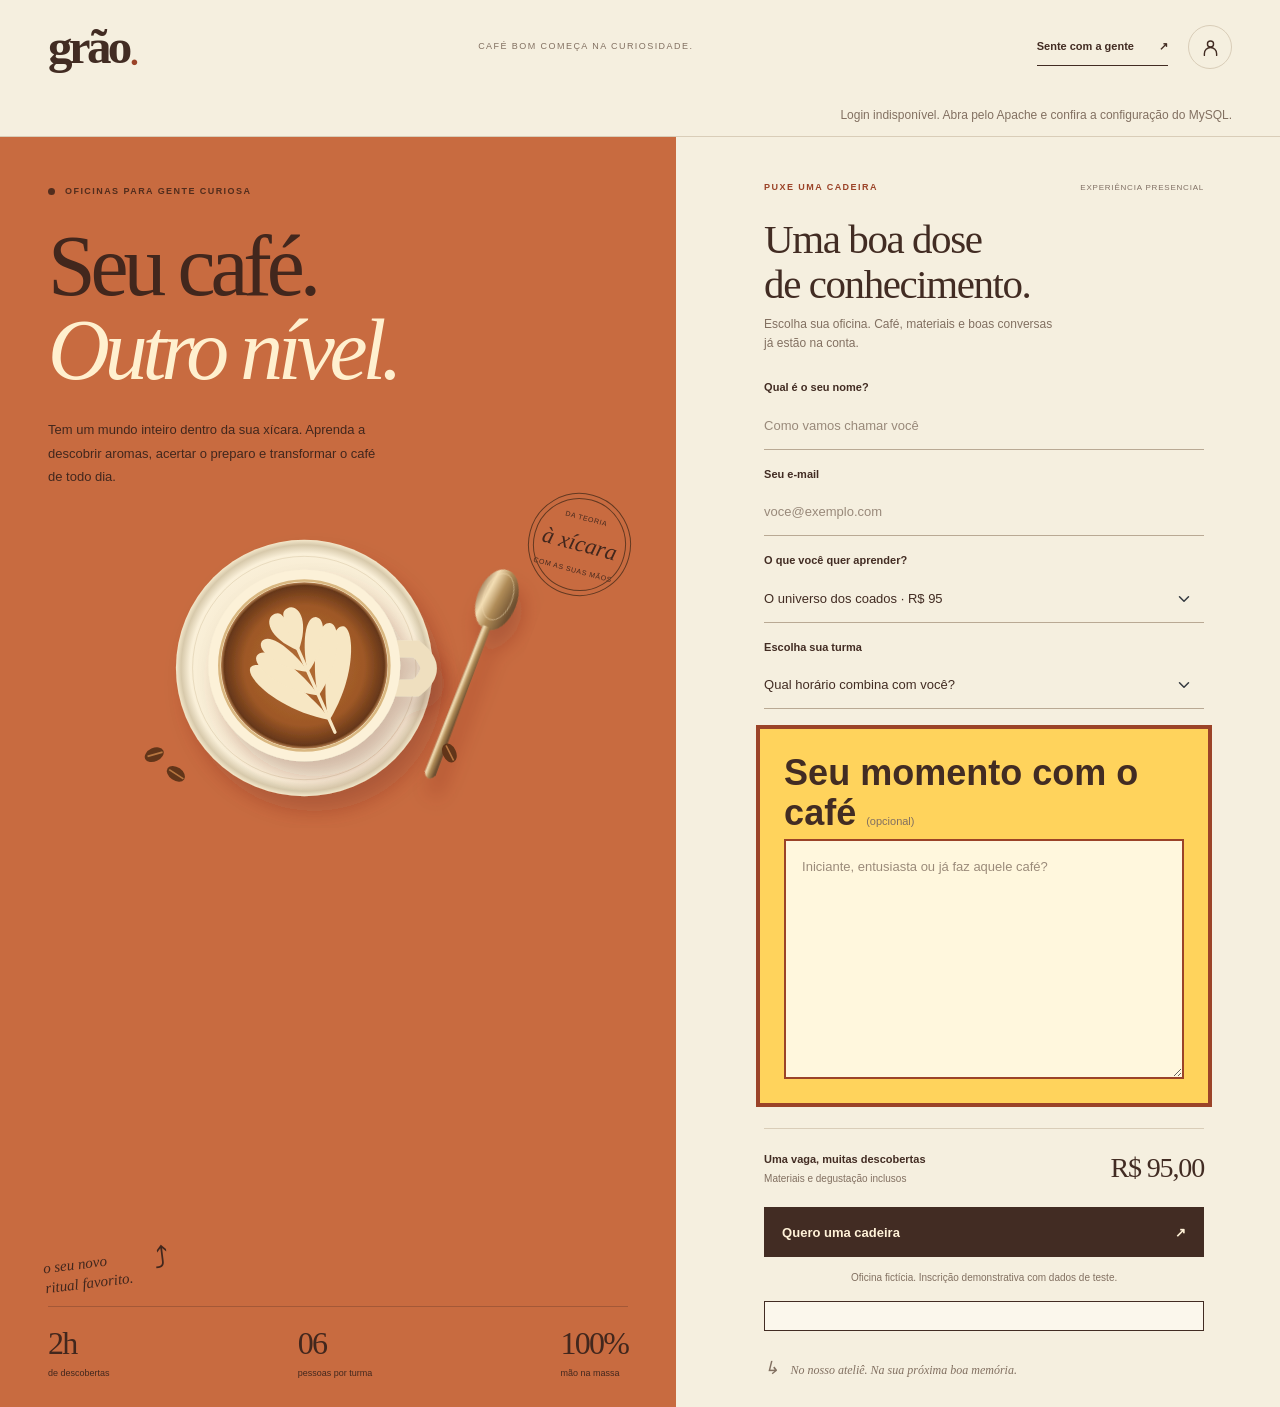
<file: site-custom-5/index.html>
<!DOCTYPE html>
<html lang="pt-BR">
  <head>
    <meta charset="utf-8"/>
    <meta content="width=device-width, initial-scale=1" name="viewport"/>
    <meta content="#f5efdf" name="theme-color"/>
    <meta content="Grão — café bom começa na curiosidade. Demonstração de inscrição em uma oficina de café." name="description"/>
    <title>
      Grão — do grão à sua xícara
    </title>
    <link href="assets/cafe.svg" rel="icon" type="image/svg+xml"/>
    <link href="assets/bootstrap.min.css" rel="stylesheet"/>
    <link href="style.css" rel="stylesheet"/>
    <script defer="" src="script.js">
    </script>
    <link href="account.css" rel="stylesheet"/>
    <link href="ux-lab.css" rel="stylesheet"/>
    <script defer="" src="../backend/client.js">
    </script>
  </head>
  <body>
    <a class="skip-link" href="#oficina">
      Pular para o formulário
    </a>
    <header class="site-header shell">
      <a aria-label="Grão, início" class="brand" href="./">
        grão
        <span class="brand-dot">
          ●
        </span>
      </a>
      <span class="header-note">
        Café bom começa na curiosidade.
      </span>
      <nav aria-label="Navegação do site e acessos" class="nav-actions">
        <a class="header-link" href="#oficina">
          Sente com a gente
          <span aria-hidden="true">
            ↗
          </span>
        </a>
        <a aria-label="Acessar administração" class="admin-link" data-admin-only hidden href="admin.php">
          Admin
        </a>
        <a aria-label="Login de usuários" class="profile-link" href="login.html" title="Login de usuários">
          <svg aria-hidden="true" fill="none" stroke="currentColor" stroke-width="1.6" viewBox="0 0 24 24">
            <circle cx="12" cy="8" r="3.5">
            </circle>
            <path d="M5 21v-2a7 7 0 0 1 14 0v2" stroke-linecap="round">
            </path>
          </svg>
        </a>
      </nav>
    </header>
    <main class="coffee-layout">
      <!-- HERO: a xícara e o selo são ilustrações, não fotografias externas. -->
      <section aria-labelledby="hero-title" class="coffee-hero">
        <div class="coffee-copy">
          <div class="eyebrow">
            Oficinas para gente curiosa
          </div>
          <h1 id="hero-title">
            Seu café.
            <br/>
            <em>
              Outro nível.
            </em>
          </h1>
          <p class="intro">
            Tem um mundo inteiro dentro da sua xícara. Aprenda a descobrir aromas, acertar o preparo e transformar o café de todo dia.
          </p>
        </div>
        <div class="coffee-stage">
          <img alt="Vista de cima de uma xícara de café com latte art em forma de folha, pires e colher." height="390" src="assets/cafe.svg" width="650"/>
          <div class="coffee-seal">
            <span>
              DA TEORIA
            </span>
            <strong>
              à xícara
            </strong>
            <span>
              COM AS SUAS MÃOS
            </span>
          </div>
          <span class="coffee-scribble">
            o seu novo
            <br/>
            ritual favorito.
            <span aria-hidden="true">
              ⤴
            </span>
          </span>
        </div>
        <div class="coffee-facts">
          <div>
            <strong>
              2h
            </strong>
            <span>
              de descobertas
            </span>
          </div>
          <div>
            <strong>
              06
            </strong>
            <span>
              pessoas por turma
            </span>
          </div>
          <div>
            <strong>
              100%
            </strong>
            <span>
              mão na massa
            </span>
          </div>
        </div>
      </section>
      <!-- FORMULÁRIO: poucas perguntas, com explicação do que está incluso. -->
      <section aria-labelledby="form-title" class="form-panel coffee-form" id="oficina">
        <div class="coffee-form-inner">
          <div class="form-topline">
            <span class="section-label">
              Puxe uma cadeira
            </span>
            <span class="step">
              Experiência presencial
            </span>
          </div>
          <h2 class="form-title" id="form-title">
            Uma boa dose
            <br/>
            de conhecimento.
          </h2>
          <p class="form-description">
            Escolha sua oficina. Café, materiais e boas conversas já estão na conta.
          </p>
          <form id="interest-form" novalidate="">
            <div class="row g-3">
              <div class="col-12" data-account-field>
                <label class="form-label" for="name">
                  Qual é o seu nome?
                </label>
                <input aria-describedby="name-error" autocomplete="name" class="form-control" data-required="Informe seu nome para identificar sua inscrição." id="name" maxlength="80" minlength="2" name="name" placeholder="Como vamos chamar você" required=""/>
                <div class="invalid-feedback" id="name-error">
                </div>
              </div>
              <div class="col-12" data-account-field>
                <label class="form-label" for="email">
                  Seu e-mail
                </label>
                <input aria-describedby="email-error" autocomplete="email" class="form-control" data-required="Informe um e-mail para a confirmação." id="email" maxlength="120" name="email" placeholder="voce@exemplo.com" required="" type="email"/>
                <div class="invalid-feedback" id="email-error">
                </div>
              </div>
              <div class="col-12">
                <label class="form-label" for="workshop">
                  O que você quer aprender?
                </label>
                <select aria-describedby="workshop-error" class="form-select" id="workshop" name="workshop" required="">
                  <option value="coados">
                    O universo dos coados · R$ 95
                  </option>
                  <option value="latte">
                    Primeiros passos no latte art · R$ 140
                  </option>
                  <option value="sensorial">
                    Sabores & aromas · R$ 110
                  </option>
                </select>
                <div class="invalid-feedback" id="workshop-error">
                </div>
              </div>
              <div class="col-12">
                <label class="form-label" for="session">
                  Escolha sua turma
                </label>
                <select aria-describedby="session-error" class="form-select" data-required="Escolha uma turma para participar." id="session" name="session" required="">
                  <option value="">
                    Qual horário combina com você?
                  </option>
                  <option value="manha">
                    17 out. 2026 · das 9h às 11h
                  </option>
                  <option value="tarde">
                    17 out. 2026 · das 14h às 16h
                  </option>
                  <option value="domingo">
                    18 out. 2026 · das 9h às 11h
                  </option>
                </select>
                <div class="invalid-feedback" id="session-error">
                </div>
              </div>
              <div class="col-12 ux-note-priority">
                <label class="form-label" for="note">
                  Seu momento com o café
                  <span class="optional">
                    (opcional)
                  </span>
                </label>
                <textarea aria-describedby="note-error" class="form-control" id="note" maxlength="240" name="note" placeholder="Iniciante, entusiasta ou já faz aquele café?" rows="2"></textarea>
                <div class="invalid-feedback" id="note-error">
                </div>
              </div>
            </div>
            <div class="order-summary">
              <div>
                <span class="summary-label">
                  Uma vaga, muitas descobertas
                </span>
                <span class="summary-caption">
                  Materiais e degustação inclusos
                </span>
              </div>
              <output aria-live="polite" class="total" data-total="">
                R$ 95,00
              </output>
            </div>
            <button class="btn submit-button" type="submit">
              <span data-button-label="">
                Quero uma cadeira
              </span>
              <span aria-hidden="true">
                ↗
              </span>
            </button>
            <p class="demo-note">
              Oficina fictícia. Inscrição demonstrativa com dados de teste.
            </p>
            <div aria-atomic="true" aria-live="polite" class="alert feedback" id="form-feedback" role="status" tabindex="-1">
            </div>
          </form>
          <p class="coffee-address">
            <span aria-hidden="true">
              ↳
            </span>
            No nosso ateliê. Na sua próxima boa memória.
          </p>
        </div>
      </section>
    </main>
  </body>
</html>
</file>
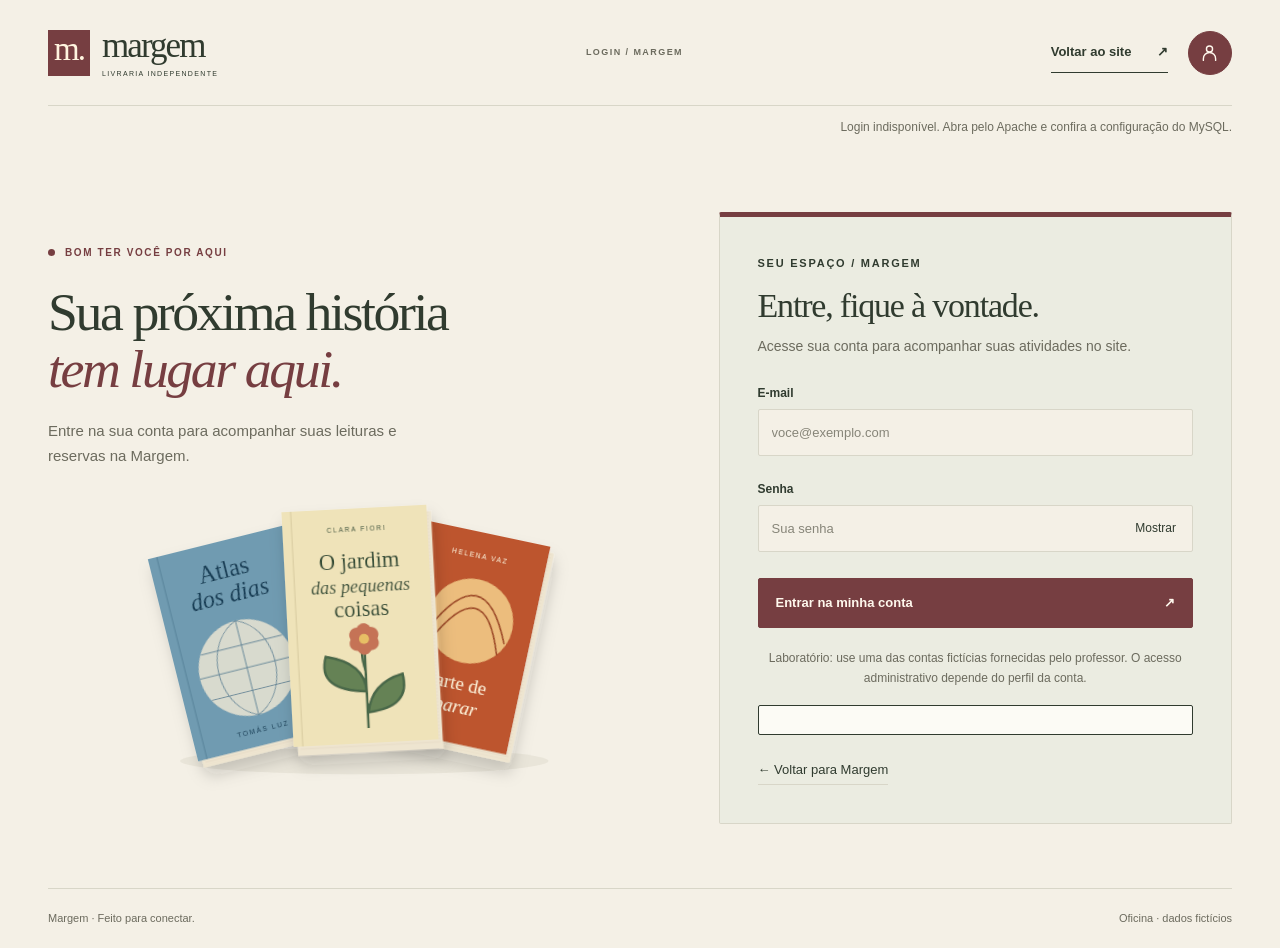
<file: site-custom-1/login.html>
<!DOCTYPE html>
<html lang="pt-BR">
  <head>
    <meta charset="utf-8"/>
    <meta content="width=device-width, initial-scale=1" name="viewport"/>
    <meta content="#f4f0e6" name="theme-color"/>
    <title>
      Login · Margem
    </title>
    <link href="assets/livros.svg" rel="icon" type="image/svg+xml"/>
    <link href="assets/bootstrap.min.css" rel="stylesheet"/>
    <link href="style.css" rel="stylesheet"/>
    <link href="account.css" rel="stylesheet"/>
    <script defer="" src="account.js">
    </script>
    <script defer="" src="../backend/client.js">
    </script>
  </head>
  <body class="account-page login-page">
    <a class="skip-link" href="#main-content">
      Pular para o conteúdo
    </a>
    <header class="site-header shell account-header">
      <a aria-label="Margem, início" class="brand" href="./">
        <span aria-hidden="true" class="brand-symbol">
          m.
        </span>
        <span>
          margem
          <span class="brand-caption">
            LIVRARIA INDEPENDENTE
          </span>
        </span>
      </a>
      <span class="header-note">
        Login / Margem
      </span>
      <nav aria-label="Navegação do site e acessos" class="nav-actions">
        <a class="header-link" href="index.html">
          Voltar ao site
          <span aria-hidden="true">
            ↗
          </span>
        </a>
        <a aria-label="Acessar administração" class="admin-link" data-admin-only hidden href="admin.php">
          Admin
        </a>
        <a aria-current="page" aria-label="Login de usuários" class="profile-link" href="login.html" title="Login de usuários">
          <svg aria-hidden="true" fill="none" stroke="currentColor" stroke-width="1.6" viewBox="0 0 24 24">
            <circle cx="12" cy="8" r="3.5">
            </circle>
            <path d="M5 21v-2a7 7 0 0 1 14 0v2" stroke-linecap="round">
            </path>
          </svg>
        </a>
      </nav>
    </header>
    <main class="login-layout shell" id="main-content">
      <section aria-labelledby="login-title" class="login-story">
        <div class="eyebrow">
          Bom ter você por aqui
        </div>
        <h1 id="login-title">
          Sua próxima história
          <br/>
          <em>
            tem lugar aqui.
          </em>
        </h1>
        <p class="intro">
          Entre na sua conta para acompanhar suas leituras e reservas na Margem.
        </p>
        <img alt="Ilustração da identidade visual de Margem" class="login-art" height="360" src="assets/livros.svg" width="560"/>
      </section>
      <section aria-labelledby="form-title" class="login-card">
        <p class="section-label">
          Seu espaço / Margem
        </p>
        <h2 id="form-title">
          Entre, fique à vontade.
        </h2>
        <p class="form-description">
          Acesse sua conta para acompanhar suas atividades no site.
        </p>
        <!-- Login enviado como JSON pelo backend/client.js; senhas nunca vão na URL. -->
        <form action="login.html" aria-describedby="login-demo" id="login-form" method="post" novalidate="">
          <div class="mb-4">
            <label class="form-label" for="login-email">
              E-mail
            </label>
            <input autocomplete="username" class="form-control" id="login-email" placeholder="voce@exemplo.com" type="email"/>
          </div>
          <div>
            <label class="form-label" for="login-password">
              Senha
            </label>
            <div class="password-field">
              <input autocomplete="current-password" class="form-control" id="login-password" placeholder="Sua senha" type="password"/>
              <button aria-controls="login-password" aria-pressed="false" class="password-toggle" id="toggle-password" type="button">
                Mostrar
              </button>
            </div>
          </div>
          <button class="btn submit-button" type="submit">
            <span>
              Entrar na minha conta
            </span>
            <span aria-hidden="true">
              ↗
            </span>
          </button>
          <p class="demo-note" id="login-demo">
            Laboratório: use uma das contas fictícias fornecidas pelo professor. O acesso administrativo depende do perfil da conta.
          </p>
          <p aria-live="polite" class="feedback" id="login-feedback" role="status" tabindex="-1">
          </p>
        </form>
        <a class="account-back" href="index.html">
          ← Voltar para Margem
        </a>
      </section>
    </main>
    <footer class="account-footer shell">
      <span>
        Margem · Feito para conectar.
      </span>
      <span>
        Oficina · dados fictícios
      </span>
    </footer>
  </body>
</html>
</file>
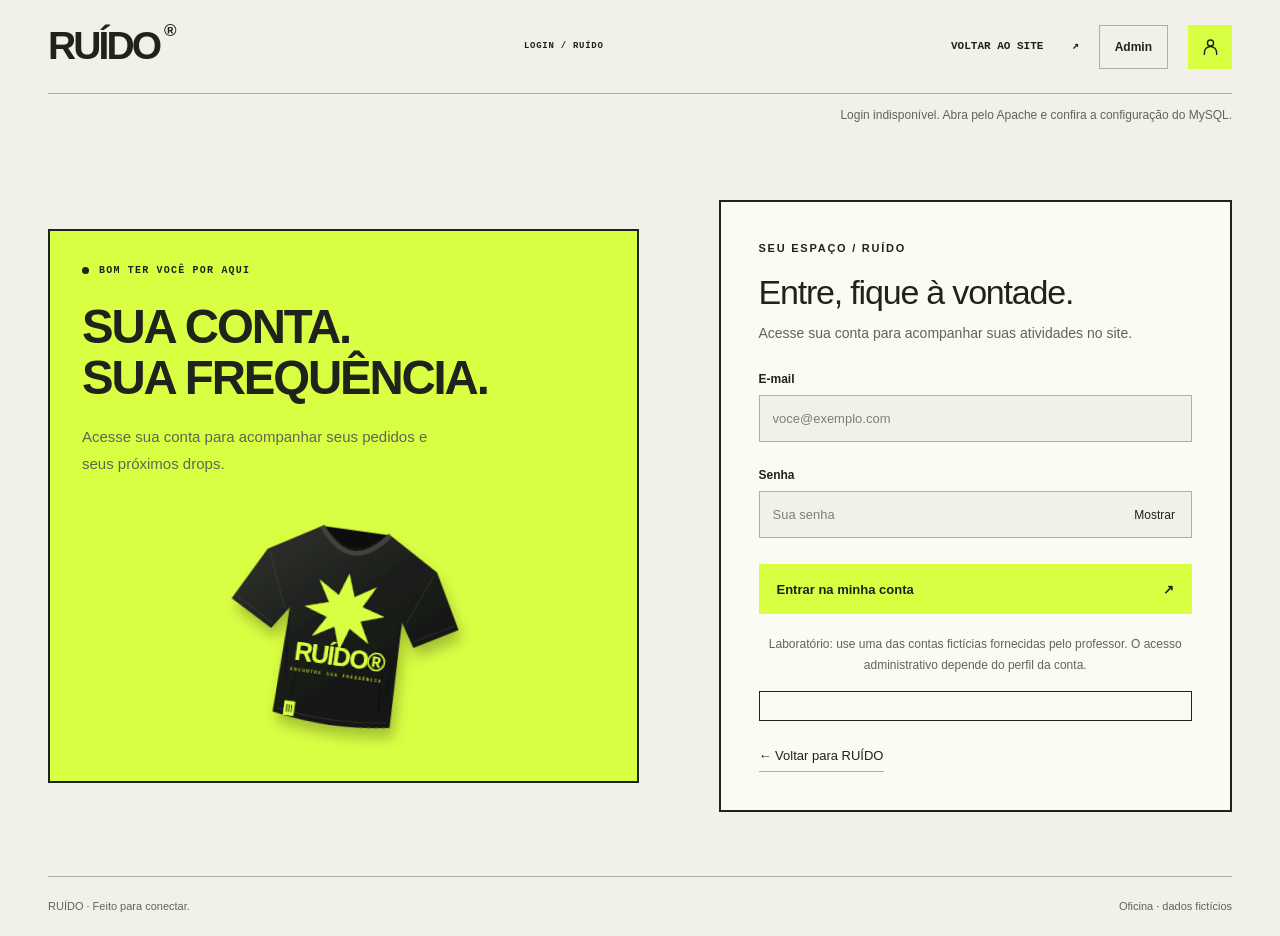
<file: site-custom-2/login.html>
<!DOCTYPE html>
<html lang="pt-BR">
  <head>
    <meta charset="utf-8"/>
    <meta content="width=device-width, initial-scale=1" name="viewport"/>
    <meta content="#d9ff43" name="theme-color"/>
    <title>
      Login · RUÍDO
    </title>
    <link href="assets/camiseta.svg" rel="icon" type="image/svg+xml"/>
    <link href="assets/bootstrap.min.css" rel="stylesheet"/>
    <link href="style.css" rel="stylesheet"/>
    <link href="account.css" rel="stylesheet"/>
    <script defer="" src="account.js">
    </script>
    <script defer="" src="../backend/client.js">
    </script>
  </head>
  <body class="account-page login-page">
    <a class="skip-link" href="#main-content">
      Pular para o conteúdo
    </a>
    <header class="site-header shell account-header">
      <a aria-label="Ruído, início" class="brand" href="./">
        RUÍDO
        <sup>
          ®
        </sup>
      </a>
      <span class="header-note">
        Login / RUÍDO
      </span>
      <nav aria-label="Navegação do site e acessos" class="nav-actions">
        <a class="header-link" href="index.html">
          Voltar ao site
          <span aria-hidden="true">
            ↗
          </span>
        </a>
        <a aria-label="Acessar administração" class="admin-link" href="admin.php">
          Admin
        </a>
        <a aria-current="page" aria-label="Login de usuários" class="profile-link" href="login.html" title="Login de usuários">
          <svg aria-hidden="true" fill="none" stroke="currentColor" stroke-width="1.6" viewBox="0 0 24 24">
            <circle cx="12" cy="8" r="3.5">
            </circle>
            <path d="M5 21v-2a7 7 0 0 1 14 0v2" stroke-linecap="round">
            </path>
          </svg>
        </a>
      </nav>
    </header>
    <main class="login-layout shell" id="main-content">
      <section aria-labelledby="login-title" class="login-story">
        <div class="eyebrow">
          Bom ter você por aqui
        </div>
        <h1 id="login-title">
          SUA CONTA.
          <br/>
          <em>
            SUA FREQUÊNCIA.
          </em>
        </h1>
        <p class="intro">
          Acesse sua conta para acompanhar seus pedidos e seus próximos drops.
        </p>
        <img alt="Ilustração da identidade visual de RUÍDO" class="login-art" height="360" src="assets/camiseta.svg" width="560"/>
      </section>
      <section aria-labelledby="form-title" class="login-card">
        <p class="section-label">
          Seu espaço / RUÍDO
        </p>
        <h2 id="form-title">
          Entre, fique à vontade.
        </h2>
        <p class="form-description">
          Acesse sua conta para acompanhar suas atividades no site.
        </p>
        <!-- Login enviado como JSON pelo backend/client.js; senhas nunca vão na URL. -->
        <form action="login.html" aria-describedby="login-demo" id="login-form" method="post" novalidate="">
          <div class="mb-4">
            <label class="form-label" for="login-email">
              E-mail
            </label>
            <input autocomplete="username" class="form-control" id="login-email" placeholder="voce@exemplo.com" type="email"/>
          </div>
          <div>
            <label class="form-label" for="login-password">
              Senha
            </label>
            <div class="password-field">
              <input autocomplete="current-password" class="form-control" id="login-password" placeholder="Sua senha" type="password"/>
              <button aria-controls="login-password" aria-pressed="false" class="password-toggle" id="toggle-password" type="button">
                Mostrar
              </button>
            </div>
          </div>
          <button class="btn submit-button" type="submit">
            <span>
              Entrar na minha conta
            </span>
            <span aria-hidden="true">
              ↗
            </span>
          </button>
          <p class="demo-note" id="login-demo">
            Laboratório: use uma das contas fictícias fornecidas pelo professor. O acesso administrativo depende do perfil da conta.
          </p>
          <p aria-live="polite" class="feedback" id="login-feedback" role="status" tabindex="-1">
          </p>
        </form>
        <a class="account-back" href="index.html">
          ← Voltar para RUÍDO
        </a>
      </section>
    </main>
    <footer class="account-footer shell">
      <span>
        RUÍDO · Feito para conectar.
      </span>
      <span>
        Oficina · dados fictícios
      </span>
    </footer>
  </body>
</html>
</file>
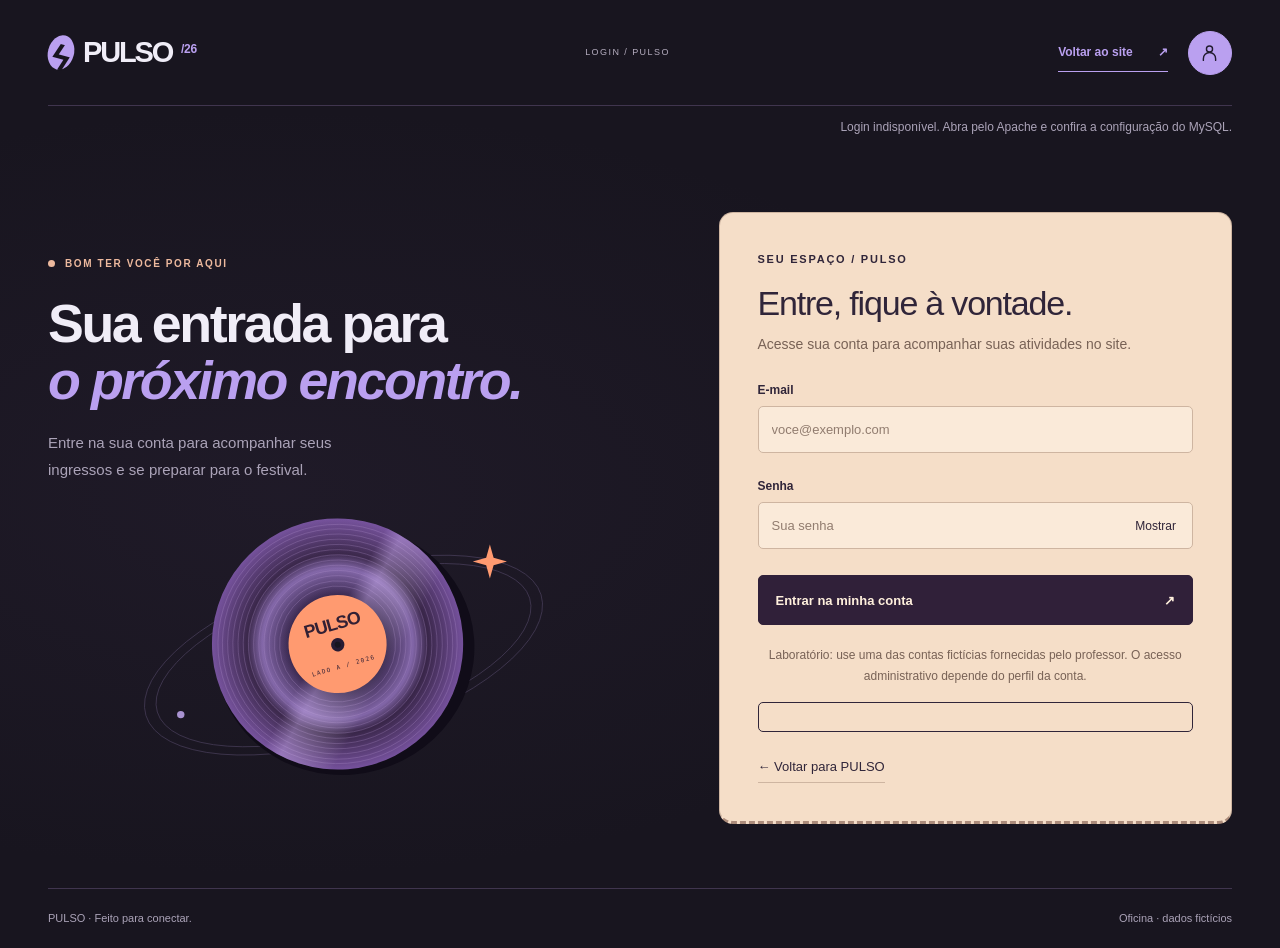
<file: site-custom-3/login.html>
<!DOCTYPE html>
<html lang="pt-BR">
  <head>
    <meta charset="utf-8"/>
    <meta content="width=device-width, initial-scale=1" name="viewport"/>
    <meta content="#18151f" name="theme-color"/>
    <title>
      Login · PULSO
    </title>
    <link href="assets/disco.svg" rel="icon" type="image/svg+xml"/>
    <link href="assets/bootstrap.min.css" rel="stylesheet"/>
    <link href="style.css" rel="stylesheet"/>
    <link href="account.css" rel="stylesheet"/>
    <script defer="" src="account.js">
    </script>
    <script defer="" src="../backend/client.js">
    </script>
  </head>
  <body class="account-page login-page">
    <a class="skip-link" href="#main-content">
      Pular para o conteúdo
    </a>
    <header class="site-header shell account-header">
      <a aria-label="Pulso, início" class="brand" href="./">
        <span aria-hidden="true" class="pulse-icon">
          ϟ
        </span>
        PULSO
        <span class="brand-year">
          /26
        </span>
      </a>
      <span class="header-note">
        Login / PULSO
      </span>
      <nav aria-label="Navegação do site e acessos" class="nav-actions">
        <a class="header-link" href="index.html">
          Voltar ao site
          <span aria-hidden="true">
            ↗
          </span>
        </a>
        <a aria-label="Acessar administração" class="admin-link" data-admin-only hidden href="admin.php">
          Admin
        </a>
        <a aria-current="page" aria-label="Login de usuários" class="profile-link" href="login.html" title="Login de usuários">
          <svg aria-hidden="true" fill="none" stroke="currentColor" stroke-width="1.6" viewBox="0 0 24 24">
            <circle cx="12" cy="8" r="3.5">
            </circle>
            <path d="M5 21v-2a7 7 0 0 1 14 0v2" stroke-linecap="round">
            </path>
          </svg>
        </a>
      </nav>
    </header>
    <main class="login-layout shell" id="main-content">
      <section aria-labelledby="login-title" class="login-story">
        <div class="eyebrow">
          Bom ter você por aqui
        </div>
        <h1 id="login-title">
          Sua entrada para
          <br/>
          <em>
            o próximo encontro.
          </em>
        </h1>
        <p class="intro">
          Entre na sua conta para acompanhar seus ingressos e se preparar para o festival.
        </p>
        <img alt="Ilustração da identidade visual de PULSO" class="login-art" height="360" src="assets/disco.svg" width="560"/>
      </section>
      <section aria-labelledby="form-title" class="login-card">
        <p class="section-label">
          Seu espaço / PULSO
        </p>
        <h2 id="form-title">
          Entre, fique à vontade.
        </h2>
        <p class="form-description">
          Acesse sua conta para acompanhar suas atividades no site.
        </p>
        <!-- Login enviado como JSON pelo backend/client.js; senhas nunca vão na URL. -->
        <form action="login.html" aria-describedby="login-demo" id="login-form" method="post" novalidate="">
          <div class="mb-4">
            <label class="form-label" for="login-email">
              E-mail
            </label>
            <input autocomplete="username" class="form-control" id="login-email" placeholder="voce@exemplo.com" type="email"/>
          </div>
          <div>
            <label class="form-label" for="login-password">
              Senha
            </label>
            <div class="password-field">
              <input autocomplete="current-password" class="form-control" id="login-password" placeholder="Sua senha" type="password"/>
              <button aria-controls="login-password" aria-pressed="false" class="password-toggle" id="toggle-password" type="button">
                Mostrar
              </button>
            </div>
          </div>
          <button class="btn submit-button" type="submit">
            <span>
              Entrar na minha conta
            </span>
            <span aria-hidden="true">
              ↗
            </span>
          </button>
          <p class="demo-note" id="login-demo">
            Laboratório: use uma das contas fictícias fornecidas pelo professor. O acesso administrativo depende do perfil da conta.
          </p>
          <p aria-live="polite" class="feedback" id="login-feedback" role="status" tabindex="-1">
          </p>
        </form>
        <a class="account-back" href="index.html">
          ← Voltar para PULSO
        </a>
      </section>
    </main>
    <footer class="account-footer shell">
      <span>
        PULSO · Feito para conectar.
      </span>
      <span>
        Oficina · dados fictícios
      </span>
    </footer>
  </body>
</html>
</file>
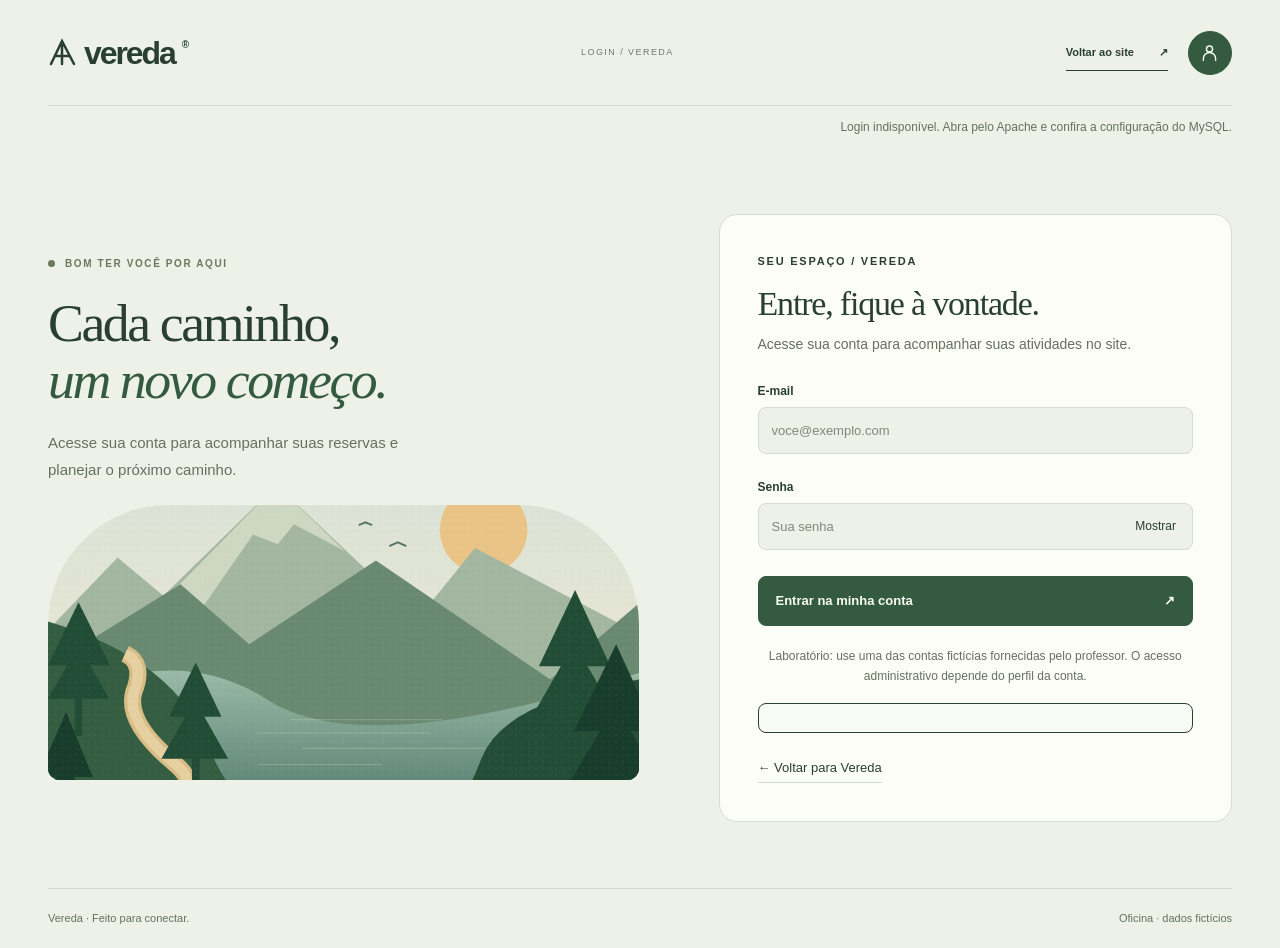
<file: site-custom-4/login.html>
<!DOCTYPE html>
<html lang="pt-BR">
  <head>
    <meta charset="utf-8"/>
    <meta content="width=device-width, initial-scale=1" name="viewport"/>
    <meta content="#edf1e8" name="theme-color"/>
    <title>
      Login · Vereda
    </title>
    <link href="assets/paisagem.svg" rel="icon" type="image/svg+xml"/>
    <link href="assets/bootstrap.min.css" rel="stylesheet"/>
    <link href="style.css" rel="stylesheet"/>
    <link href="account.css" rel="stylesheet"/>
    <script defer="" src="account.js">
    </script>
    <script defer="" src="../backend/client.js">
    </script>
  </head>
  <body class="account-page login-page">
    <a class="skip-link" href="#main-content">
      Pular para o conteúdo
    </a>
    <header class="site-header shell account-header">
      <a aria-label="Vereda, início" class="brand" href="./">
        <svg aria-hidden="true" fill="none" height="33" viewBox="0 0 29 33" width="29">
          <path d="M3 28 14 5l12 23M8 20h13M14 5v23" stroke="currentColor" stroke-linecap="round" stroke-width="2.5">
          </path>
        </svg>
        vereda
        <span class="brand-dot">
          ®
        </span>
      </a>
      <span class="header-note">
        Login / Vereda
      </span>
      <nav aria-label="Navegação do site e acessos" class="nav-actions">
        <a class="header-link" href="index.html">
          Voltar ao site
          <span aria-hidden="true">
            ↗
          </span>
        </a>
        <a aria-label="Acessar administração" class="admin-link" data-admin-only hidden href="admin.php">
          Admin
        </a>
        <a aria-current="page" aria-label="Login de usuários" class="profile-link" href="login.html" title="Login de usuários">
          <svg aria-hidden="true" fill="none" stroke="currentColor" stroke-width="1.6" viewBox="0 0 24 24">
            <circle cx="12" cy="8" r="3.5">
            </circle>
            <path d="M5 21v-2a7 7 0 0 1 14 0v2" stroke-linecap="round">
            </path>
          </svg>
        </a>
      </nav>
    </header>
    <main class="login-layout shell" id="main-content">
      <section aria-labelledby="login-title" class="login-story">
        <div class="eyebrow">
          Bom ter você por aqui
        </div>
        <h1 id="login-title">
          Cada caminho,
          <br/>
          <em>
            um novo começo.
          </em>
        </h1>
        <p class="intro">
          Acesse sua conta para acompanhar suas reservas e planejar o próximo caminho.
        </p>
        <img alt="Ilustração da identidade visual de Vereda" class="login-art" height="360" src="assets/paisagem.svg" width="560"/>
      </section>
      <section aria-labelledby="form-title" class="login-card">
        <p class="section-label">
          Seu espaço / Vereda
        </p>
        <h2 id="form-title">
          Entre, fique à vontade.
        </h2>
        <p class="form-description">
          Acesse sua conta para acompanhar suas atividades no site.
        </p>
        <!-- Login enviado como JSON pelo backend/client.js; senhas nunca vão na URL. -->
        <form action="login.html" aria-describedby="login-demo" id="login-form" method="post" novalidate="">
          <div class="mb-4">
            <label class="form-label" for="login-email">
              E-mail
            </label>
            <input autocomplete="username" class="form-control" id="login-email" placeholder="voce@exemplo.com" type="email"/>
          </div>
          <div>
            <label class="form-label" for="login-password">
              Senha
            </label>
            <div class="password-field">
              <input autocomplete="current-password" class="form-control" id="login-password" placeholder="Sua senha" type="password"/>
              <button aria-controls="login-password" aria-pressed="false" class="password-toggle" id="toggle-password" type="button">
                Mostrar
              </button>
            </div>
          </div>
          <button class="btn submit-button" type="submit">
            <span>
              Entrar na minha conta
            </span>
            <span aria-hidden="true">
              ↗
            </span>
          </button>
          <p class="demo-note" id="login-demo">
            Laboratório: use uma das contas fictícias fornecidas pelo professor. O acesso administrativo depende do perfil da conta.
          </p>
          <p aria-live="polite" class="feedback" id="login-feedback" role="status" tabindex="-1">
          </p>
        </form>
        <a class="account-back" href="index.html">
          ← Voltar para Vereda
        </a>
      </section>
    </main>
    <footer class="account-footer shell">
      <span>
        Vereda · Feito para conectar.
      </span>
      <span>
        Oficina · dados fictícios
      </span>
    </footer>
  </body>
</html>
</file>
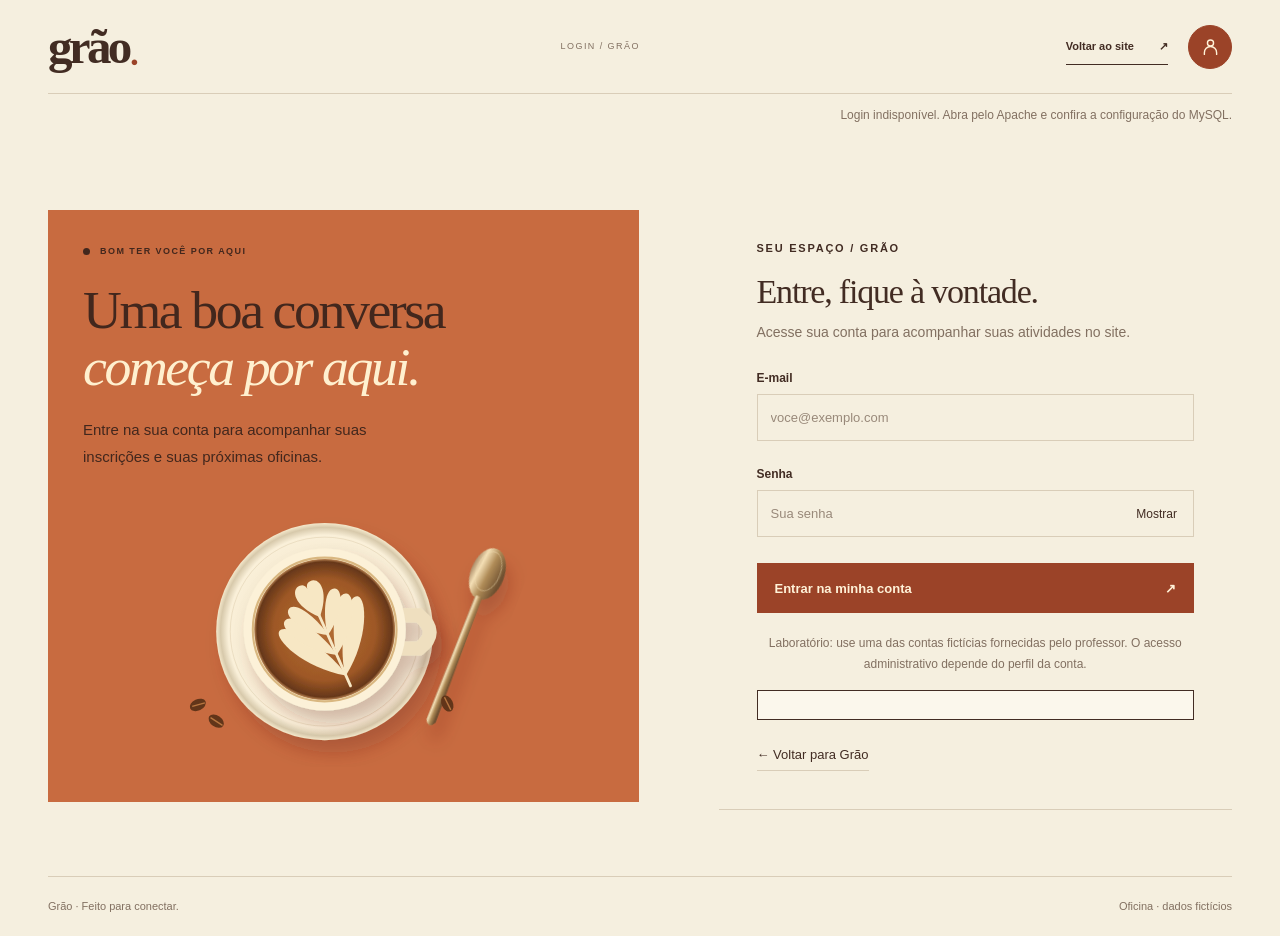
<file: site-custom-5/login.html>
<!DOCTYPE html>
<html lang="pt-BR">
  <head>
    <meta charset="utf-8"/>
    <meta content="width=device-width, initial-scale=1" name="viewport"/>
    <meta content="#f5efdf" name="theme-color"/>
    <title>
      Login · Grão
    </title>
    <link href="assets/cafe.svg" rel="icon" type="image/svg+xml"/>
    <link href="assets/bootstrap.min.css" rel="stylesheet"/>
    <link href="style.css" rel="stylesheet"/>
    <link href="account.css" rel="stylesheet"/>
    <script defer="" src="account.js">
    </script>
    <script defer="" src="../backend/client.js">
    </script>
  </head>
  <body class="account-page login-page">
    <a class="skip-link" href="#main-content">
      Pular para o conteúdo
    </a>
    <header class="site-header shell account-header">
      <a aria-label="Grão, início" class="brand" href="./">
        grão
        <span class="brand-dot">
          ●
        </span>
      </a>
      <span class="header-note">
        Login / Grão
      </span>
      <nav aria-label="Navegação do site e acessos" class="nav-actions">
        <a class="header-link" href="index.html">
          Voltar ao site
          <span aria-hidden="true">
            ↗
          </span>
        </a>
        <a aria-label="Acessar administração" class="admin-link" data-admin-only hidden href="admin.php">
          Admin
        </a>
        <a aria-current="page" aria-label="Login de usuários" class="profile-link" href="login.html" title="Login de usuários">
          <svg aria-hidden="true" fill="none" stroke="currentColor" stroke-width="1.6" viewBox="0 0 24 24">
            <circle cx="12" cy="8" r="3.5">
            </circle>
            <path d="M5 21v-2a7 7 0 0 1 14 0v2" stroke-linecap="round">
            </path>
          </svg>
        </a>
      </nav>
    </header>
    <main class="login-layout shell" id="main-content">
      <section aria-labelledby="login-title" class="login-story">
        <div class="eyebrow">
          Bom ter você por aqui
        </div>
        <h1 id="login-title">
          Uma boa conversa
          <br/>
          <em>
            começa por aqui.
          </em>
        </h1>
        <p class="intro">
          Entre na sua conta para acompanhar suas inscrições e suas próximas oficinas.
        </p>
        <img alt="Ilustração da identidade visual de Grão" class="login-art" height="360" src="assets/cafe.svg" width="560"/>
      </section>
      <section aria-labelledby="form-title" class="login-card">
        <p class="section-label">
          Seu espaço / Grão
        </p>
        <h2 id="form-title">
          Entre, fique à vontade.
        </h2>
        <p class="form-description">
          Acesse sua conta para acompanhar suas atividades no site.
        </p>
        <!-- Login enviado como JSON pelo backend/client.js; senhas nunca vão na URL. -->
        <form action="login.html" aria-describedby="login-demo" id="login-form" method="post" novalidate="">
          <div class="mb-4">
            <label class="form-label" for="login-email">
              E-mail
            </label>
            <input autocomplete="username" class="form-control" id="login-email" placeholder="voce@exemplo.com" type="email"/>
          </div>
          <div>
            <label class="form-label" for="login-password">
              Senha
            </label>
            <div class="password-field">
              <input autocomplete="current-password" class="form-control" id="login-password" placeholder="Sua senha" type="password"/>
              <button aria-controls="login-password" aria-pressed="false" class="password-toggle" id="toggle-password" type="button">
                Mostrar
              </button>
            </div>
          </div>
          <button class="btn submit-button" type="submit">
            <span>
              Entrar na minha conta
            </span>
            <span aria-hidden="true">
              ↗
            </span>
          </button>
          <p class="demo-note" id="login-demo">
            Laboratório: use uma das contas fictícias fornecidas pelo professor. O acesso administrativo depende do perfil da conta.
          </p>
          <p aria-live="polite" class="feedback" id="login-feedback" role="status" tabindex="-1">
          </p>
        </form>
        <a class="account-back" href="index.html">
          ← Voltar para Grão
        </a>
      </section>
    </main>
    <footer class="account-footer shell">
      <span>
        Grão · Feito para conectar.
      </span>
      <span>
        Oficina · dados fictícios
      </span>
    </footer>
  </body>
</html>
</file>
<file: catalogo.css>
/* A página inicial apenas apresenta os cinco projetos independentes. */
:root { --ink: #303b33; --paper: #f6f5ef; --line: #dedfd4; --muted: #73796d; }
* { box-sizing: border-box; }
body { margin: 0 auto; padding: 0 48px; max-width: 1420px; color: var(--ink); background: var(--paper); font-family: Arial, Helvetica, sans-serif; -webkit-font-smoothing: antialiased; }
a { color: inherit; }
:focus-visible { outline: 3px solid #763e41; outline-offset: 6px; }
.catalog-header { display: flex; align-items: center; justify-content: space-between; gap: 24px; min-height: 100px; border-bottom: 1px solid var(--line); }
.catalog-brand { text-decoration: none; font-weight: 700; font-size: 27px; letter-spacing: -.07em; display: inline-flex; align-items: center; }
.catalog-brand > span:first-child { font-size: 33px; margin-right: 10px; font-weight: 400; }
.brand-period { color: #a85d41; }
.header-caption { font-size: 9px; letter-spacing: .17em; color: var(--muted); }
.guide-link { font-size: 11px; text-decoration: none; border-bottom: 1px solid; padding: 9px 0; }
.guide-link span { margin-left: 18px; }
.catalog-intro { padding: 49px 0 41px; display: flex; justify-content: space-between; gap: 30px; align-items: flex-end; }
.overline { font-size: 9px; letter-spacing: .16em; font-weight: 600; margin: 0 0 20px; color: var(--muted); }
h1 { margin: 0; font-size: clamp(35px, 3.9vw, 55px); font-family: Georgia, 'Times New Roman', serif; font-weight: 400; line-height: 1.09; letter-spacing: -.055em; }
h1 em { color: #7b846b; }
.intro-copy { max-width: 275px; font-size: 12px; line-height: 1.8; color: #697060; margin: 0 0 3px; }
.intro-copy span { display: block; margin-top: 12px; font-size: 10px; }
.theme-grid { display: grid; grid-template-columns: repeat(3, minmax(0, 1fr)); gap: 29px 25px; }
.theme-card { display: block; border: 1px solid var(--line); text-decoration: none; border-radius: 9px; overflow: hidden; background: #fafaf4; transition: transform .2s, box-shadow .2s; }
.theme-card:hover { transform: translateY(-5px); box-shadow: 0 10px 30px #2939290b; }
.card-art { height: 230px; position: relative; overflow: hidden; }
.art-brand { position: absolute; left: 23px; top: 22px; z-index: 1; font-size: 30px; font-weight: 700; letter-spacing: -.055em; line-height: 1; }
.art-brand > span { display: block; font: 6px Arial, sans-serif; letter-spacing: .13em; margin-top: 5px; text-transform: uppercase; }
.art-tag { position: absolute; z-index: 1; bottom: 16px; left: 20px; font-size: 7px; letter-spacing: .14em; padding: 6px 8px; border: 1px solid currentColor; border-radius: 3px; background: inherit; }
.card-art img { position: absolute; display: block; width: 81%; height: 85%; object-fit: contain; right: 0; bottom: 0; transition: transform .3s; }
.theme-card:hover img { transform: rotate(-3deg) scale(1.03); }
.theme-book .card-art { background: #eae9db; color: #4b523d; }
.theme-book .art-brand { font-family: Georgia, serif; font-weight: 400; }
.theme-book img { width: 94%; height: 81%; right: -12px; bottom: 4px; }
.theme-street .card-art { background: #d9ff43; color: #22251c; }
.theme-street .art-brand { font-size: 30px; font-weight: 900; }
.theme-street img { height: 112%; width: 86%; right: -10px; bottom: -6px; }
.theme-festival .card-art { background: #241b31; color: #bea7e8; }
.theme-festival img { width: 86%; height: 90%; right: -15px; bottom: -12px; }
.theme-festival .art-brand { font-size: 27px; font-weight: 900; }
.theme-nature .card-art { background: #dce6d3; color: #355540; }
.theme-nature img { height: 93%; width: 65%; right: 18px; bottom: -26px; object-fit: cover; border-radius: 90px 90px 0 0; }
.theme-coffee .card-art { background: #c86b40; color: #482c1f; }
.theme-coffee .art-brand { font-family: Georgia, serif; font-size: 37px; }
.theme-coffee img { width: 94%; height: 90%; right: -10px; bottom: -2px; }
.card-bottom { padding: 18px 20px 19px; }
.card-title { display: flex; align-items: center; gap: 9px; }
.card-number { font-family: monospace; font-size: 9px; color: #8b9183; }
.card-title h2 { font-size: 13px; font-weight: 600; margin: 0; letter-spacing: -.015em; }
.card-arrow { margin-left: auto; font-size: 17px; }
.card-bottom p { margin: 7px 0 0 24px; color: var(--muted); font-size: 10px; }
.workshop-note { padding: 22px 25px; align-self: center; }
.note-star { font-size: 41px; color: #8a9477; }
.workshop-note .overline { margin: 18px 0 12px; font-size: 8px; }
.workshop-note h2 { font-family: Georgia, serif; font-size: 27px; font-weight: 400; letter-spacing: -.04em; line-height: 1.1; margin: 0 0 15px; }
.workshop-note > p:not(.overline) { font-size: 11px; line-height: 1.75; color: var(--muted); max-width: 275px; }
.workshop-note a { display: inline-block; font-size: 10px; text-decoration: none; border-bottom: 1px solid; padding-bottom: 7px; margin-top: 4px; }
.workshop-note a span { margin-left: 18px; }
footer { display: flex; justify-content: space-between; gap: 24px; border-top: 1px solid var(--line); margin-top: 40px; padding: 23px 0; color: var(--muted); font-size: 8px; letter-spacing: .1em; }
@media (max-width: 1050px) { body { padding: 0 28px; } .catalog-intro { gap: 35px; } .intro-copy { max-width: 225px; } .theme-grid { gap: 22px 18px; } .card-art { height: 200px; } .card-bottom { padding: 16px; } .card-title h2 { font-size: 11px; } .card-bottom p { font-size: 9px; } .workshop-note { padding: 10px 15px; } }
@media (max-width: 800px) { .header-caption { display: none; } .catalog-intro { display: block; padding-top: 32px; } h1 { font-size: 46px; } .intro-copy { max-width: 460px; margin-top: 23px; } .theme-grid { grid-template-columns: repeat(2, minmax(0, 1fr)); } .card-art { height: 215px; } .card-title h2 { font-size: 12px; } }
@media (max-width: 540px) { body { padding: 0 20px; } .catalog-header { min-height: 80px; } .catalog-brand { font-size: 24px; } .guide-link { font-size: 10px; } h1 { font-size: 38px; } .overline { font-size: 8px; } .catalog-intro { padding-bottom: 28px; } .theme-grid { grid-template-columns: 1fr; gap: 22px; } .card-art { height: 240px; } .card-title h2 { font-size: 14px; } .card-bottom p { font-size: 11px; } .workshop-note { padding: 12px 4px; } .workshop-note h2 { font-size: 31px; } .workshop-note > p:not(.overline) { max-width: 100%; font-size: 12px; } footer { line-height: 1.6; margin-top: 20px; font-size: 7px; } }
@media (prefers-reduced-motion: reduce) { *, *::before, *::after { transition: none !important; } }
</file>
<file: site-custom-1/style.css>
/* PERSONALIZE AQUI: identidade visual da Margem. */
:root {
  --paper: #f4f0e6;
  --ink: #303b2f;
  --accent: #763e41;
  --button-ink: #fff8ed;
  --muted: #6c6b5e;
  --line: #d8d6c8;
  --field: #fcfbf5;
  --focus: #763e411c;
  --radius: 2px;
  --font-body: Arial, Helvetica, sans-serif;
  --font-display: Georgia, 'Times New Roman', serif;
}

/* OFICINA: personalize as variáveis no início do arquivo.
   Os estilos abaixo cuidam do formulário, do teclado e das telas pequenas. */
* { box-sizing: border-box; }
html { scroll-behavior: smooth; }
body { margin: 0; font-family: var(--font-body); color: var(--ink); background: var(--paper); -webkit-font-smoothing: antialiased; }
::selection { background: var(--accent); color: var(--button-ink); }
a { color: inherit; }
button, input, select, textarea { font: inherit; }
button, a, input, select, textarea { -webkit-tap-highlight-color: transparent; }
:focus-visible { outline: 3px solid var(--accent); outline-offset: 5px; }
.skip-link { position: fixed; left: 16px; top: -100px; z-index: 100; padding: 12px 20px; background: var(--ink); color: var(--paper); }
.skip-link:focus { top: 16px; }
.shell { width: min(1280px, calc(100% - 96px)); margin-inline: auto; }
.site-header { min-height: 106px; display: flex; align-items: center; justify-content: space-between; gap: 24px; }
.brand { text-decoration: none; display: inline-flex; align-items: center; gap: 12px; }
.header-note, .eyebrow, .section-label { font-size: 11px; font-weight: 700; letter-spacing: .16em; text-transform: uppercase; }
.header-link { text-decoration: none; font-size: 13px; font-weight: 600; padding: 10px 0; border-bottom: 1px solid currentColor; }
.header-link span { margin-left: 22px; }
.eyebrow { display: flex; align-items: center; gap: 10px; margin-bottom: 24px; }
.eyebrow::before { content: ''; width: 7px; height: 7px; flex: 0 0 7px; border-radius: 50%; background: currentColor; }
h1, h2, p { margin-top: 0; }
h1 { font-family: var(--font-display); font-weight: 400; letter-spacing: -.055em; line-height: 1.02; }
.intro { font-size: 16px; line-height: 1.7; max-width: 380px; }
.hero-link { display: inline-flex; align-items: center; gap: 28px; text-decoration: none; font-size: 13px; font-weight: 700; padding: 12px 0; border-bottom: 1px solid currentColor; }
.hero-link:hover, .header-link:hover { opacity: .75; }
.form-panel { scroll-margin-top: 24px; }
.form-topline { display: flex; align-items: center; justify-content: space-between; gap: 12px; margin-bottom: 22px; }
.step { font-size: 10px; text-transform: uppercase; letter-spacing: .1em; opacity: .65; }
.form-title { font-family: var(--font-display); font-size: 32px; letter-spacing: -.035em; margin-bottom: 8px; line-height: 1.1; }
.form-description { font-size: 13px; line-height: 1.6; color: var(--muted); margin-bottom: 26px; }
.form-label { display: block; font-size: 12px; font-weight: 600; margin-bottom: 7px; }
.optional { font-size: 11px; font-weight: 400; color: var(--muted); }
.form-control, .form-select { min-height: 47px; border: 1px solid var(--line); border-radius: var(--radius); padding: 11px 13px; background-color: var(--field); color: var(--ink); font-size: 13px; box-shadow: none; }
.form-control::placeholder { color: var(--muted); opacity: .8; }
.form-control:focus, .form-select:focus { color: var(--ink); background-color: var(--field); border-color: var(--accent); box-shadow: 0 0 0 3px var(--focus); }
textarea.form-control { min-height: 76px; resize: vertical; }
.field-help { font-size: 11px; color: var(--muted); margin-top: 6px; }
.invalid-feedback { font-size: 11px; line-height: 1.5; color: var(--error, #ad2636); }
.form-control.is-invalid, .form-select.is-invalid { border-color: var(--error, #ad2636); background-image: none; }
.form-check { display: flex; align-items: flex-start; gap: 9px; padding-left: 0; margin: 4px 0; }
.form-check-input { flex: 0 0 16px; float: none !important; margin: 2px 0 0 !important; border-color: var(--line); }
.form-check-input:checked { background-color: var(--accent); border-color: var(--accent); }
.form-check-label { font-size: 11px; line-height: 1.6; color: var(--muted); }
.form-check-input.is-invalid ~ .form-check-label { color: var(--error, #ad2636); }
.order-summary { display: flex; align-items: center; justify-content: space-between; gap: 16px; padding: 18px 0; margin-top: 18px; border-top: 1px solid var(--line); }
.summary-label { font-size: 12px; font-weight: 600; display: block; }
.summary-caption { font-size: 10px; display: block; color: var(--muted); margin-top: 4px; }
.total { white-space: nowrap; font-family: var(--font-display); font-size: 28px; letter-spacing: -.04em; }
.submit-button { --bs-btn-active-bg: var(--accent); --bs-btn-active-color: var(--button-ink); --bs-btn-active-border-color: var(--accent); --bs-btn-hover-border-color: var(--accent); width: 100%; min-height: 50px; border: 1px solid var(--accent); border-radius: var(--radius); padding: 13px 17px; background: var(--accent); color: var(--button-ink); font-size: 13px; font-weight: 700; display: flex; align-items: center; justify-content: space-between; gap: 14px; transition: transform .2s, filter .2s; }
.submit-button:hover { background: var(--accent); color: var(--button-ink); filter: brightness(.93); transform: translateY(-2px); }
.submit-button:focus-visible { background: var(--accent); color: var(--button-ink); }
.submit-button:disabled { cursor: wait; background: var(--accent); color: var(--button-ink); opacity: .65; }
.demo-note { margin: 13px 0 0; text-align: center; font-size: 10px; color: var(--muted); line-height: 1.5; }
.feedback { margin-top: 16px; margin-bottom: 0; border: 1px solid currentColor; border-radius: var(--radius); background: var(--field); color: var(--ink); font-size: 13px; line-height: 1.6; padding: 14px; }
.feedback[data-state='error'] { color: var(--error, #ad2636); }
.feedback:empty { display: none; }
.endnote { display: flex; justify-content: space-between; gap: 20px; padding: 24px 0; margin: 0; font-size: 10px; letter-spacing: .06em; color: var(--muted); }
@media (max-width: 1100px) { .shell { width: calc(100% - 56px); } }
@media (max-width: 767px) {
  .shell { width: calc(100% - 40px); }
  .site-header { min-height: 84px; gap: 12px; }
  .header-note { display: none; }
  .header-link { font-size: 11px; }
  .header-link span { margin-left: 10px; }
  .eyebrow { font-size: 10px; }
  .form-control, .form-select { font-size: 16px; }
  .endnote { font-size: 9px; }
}
@media (prefers-reduced-motion: reduce) {
  html { scroll-behavior: auto; }
  *, *::before, *::after { animation: none !important; transition: none !important; }
}

/* HERO — livros, respiro e tipografia editorial. */
.site-header { border-bottom: 1px solid var(--line); }
.brand { font-family: var(--font-display); font-size: 35px; letter-spacing: -.055em; line-height: 1; }
.brand-symbol { display: grid; place-items: center; width: 42px; height: 46px; font-size: 33px; background: var(--accent); color: #fff4df; padding-bottom: 6px; }
.brand-caption { display: block; font-family: var(--font-body); font-size: 7px; letter-spacing: .19em; margin-top: 7px; }
.header-note { color: var(--muted); font-size: 9px; }
.book-layout { display: grid; grid-template-columns: 1.35fr 1fr; gap: 76px; padding-top: 54px; align-items: start; }
.book-hero { padding-top: 12px; position: relative; }
.eyebrow { color: var(--accent); font-size: 10px; }
h1 { font-size: clamp(49px, 5.2vw, 76px); margin-bottom: 24px; }
h1 em { font-weight: 400; color: var(--accent); }
.intro { color: #636657; font-size: 14px; max-width: 355px; margin-bottom: 13px; }
.hero-link { font-size: 11px; }
.book-showcase { position: relative; margin-top: 10px; height: 296px; }
.book-showcase img { width: 90%; height: auto; position: absolute; right: -31px; bottom: 5px; }
.curator-note { position: absolute; left: 0; top: 38px; z-index: 1; }
.curator-note p { font-family: var(--font-display); font-size: 13px; font-style: italic; line-height: 1.4; margin: 5px 0; }
.small-star { font-size: 30px; color: var(--accent); }
.hand-arrow { display: block; font-size: 38px; margin-left: 19px; }
.edition { position: absolute; bottom: 0; left: 0; font-size: 8px; letter-spacing: .18em; color: var(--muted); }
.book-form { padding: 32px; border: 1px solid #d4d4c5; background: #ebece1; position: relative; }
.book-form::before { content: ''; position: absolute; width: 32px; height: 43px; right: 30px; top: -1px; background: var(--accent); clip-path: polygon(0 0, 100% 0, 100% 100%, 50% 80%, 0 100%); }
.book-form .form-topline { margin-right: 42px; flex-wrap: wrap; gap: 7px; }
.book-form .section-label { font-size: 9px; }
.book-form .step { font-size: 8px; }
.book-form .form-title { font-size: 34px; }
.endnote { border-top: 1px solid var(--line); margin-top: 35px; }
@media (max-width: 1100px) {
  .book-layout { gap: 32px; grid-template-columns: 1.15fr 1fr; }
  .book-form { padding: 26px; }
  .book-showcase { height: 270px; }
  .book-showcase img { width: 100%; right: -18px; }
  .curator-note { top: 8px; }
  .curator-note p { font-size: 11px; }
}
@media (max-width: 900px) {
  .book-layout { grid-template-columns: 1fr; gap: 30px; max-width: 660px; margin: auto; }
  .book-hero { min-height: 570px; }
  h1 { font-size: 68px; }
  .book-showcase { height: 260px; margin-top: 0; }
  .book-showcase img { width: 420px; max-width: 85%; right: 0; }
  .curator-note { top: 34px; }
  .book-form .form-topline { flex-wrap: nowrap; }
}
@media (max-width: 480px) {
  .brand { font-size: 29px; }
  .brand-symbol { width: 34px; height: 39px; font-size: 29px; }
  .brand-caption { font-size: 6px; }
  .book-layout { padding-top: 25px; }
  h1 { font-size: 52px; }
  .book-hero { min-height: auto; }
  .book-showcase { height: 245px; }
  .book-showcase img { max-width: 100%; bottom: 0; right: -10px; }
  .curator-note { top: 9px; }
  .curator-note p { display: none; }
  .hand-arrow { font-size: 27px; }
  .book-form { padding: 24px 20px; }
  .book-form .form-title { font-size: 30px; }
  .book-form .form-topline { flex-wrap: wrap; }
  .endnote { margin-top: 25px; }
}

/* Permite que colunas com textos longos encolham em telas estreitas. */
.book-layout > *, .street-hero > *, .street-form-inner > *, .festival-layout > *, .nature-layout > *, .coffee-layout > * { min-width: 0; }
</file>
<file: site-custom-1/account.css>
/* Telas de conta: reutilizam a identidade e as variáveis de style.css. */
.nav-actions { display: flex; align-items: center; gap: 20px; }
.profile-link { display: grid; place-items: center; width: 44px; height: 44px; flex-shrink: 0; border: 1px solid var(--line); border-radius: 50%; color: var(--ink); text-decoration: none; }
.profile-link:hover, .profile-link[aria-current='page'] { background: var(--accent); color: var(--button-ink); border-color: var(--accent); }
.profile-link svg { width: 21px; height: 21px; }
.account-page .site-header { border-bottom: 1px solid var(--line); }
.account-page h1 { font-size: clamp(38px, 4.2vw, 64px); line-height: 1.06; letter-spacing: -.045em; margin: 0 0 20px; }
.account-page h1 em { color: var(--accent); font-weight: inherit; }
.account-page .eyebrow { margin-bottom: 24px; }
.login-layout { display: grid; grid-template-columns: 1.15fr 1fr; gap: 80px; align-items: center; padding-block: 56px; min-height: calc(100vh - 160px); }
.login-story, .login-card { min-width: 0; }
.login-story .intro { color: var(--muted); font-size: 15px; }
.login-art { display: block; width: 100%; height: 275px; object-fit: contain; margin-top: 22px; }
.login-card { background: var(--field); padding: 38px; border: 1px solid var(--line); border-radius: var(--radius); }
.login-card h2 { font: 34px var(--font-display); letter-spacing: -.035em; margin-bottom: 10px; }
.login-card .form-control { background: var(--paper); }
.login-card .form-description { font-size: 14px; }
.password-field { position: relative; }
.password-field input { padding-right: 88px; }
.password-toggle { position: absolute; right: 8px; top: 6px; min-height: 35px; border: 0; background: transparent; color: var(--ink); font-size: 12px; padding: 6px 9px; }
.login-card .submit-button { margin-top: 26px; }
.login-card .demo-note { font-size: 12px; line-height: 1.7; margin-top: 20px; }
.account-back { display: inline-block; margin-top: 25px; text-decoration: none; font-size: 13px; border-bottom: 1px solid var(--line); padding-bottom: 5px; }
.account-footer { border-top: 1px solid var(--line); padding-block: 21px; color: var(--muted); font-size: 11px; display: flex; justify-content: space-between; gap: 16px; }
.admin-main { padding-block: 42px; }
.admin-heading { display: flex; justify-content: space-between; align-items: center; gap: 24px; margin-bottom: 30px; }
.admin-heading h1 { font-size: 44px; margin-bottom: 10px; }
.admin-heading p { color: var(--muted); margin-bottom: 0; font-size: 14px; }
.demo-badge { white-space: nowrap; padding: 9px 12px; border: 1px solid var(--line); border-radius: var(--radius); font-size: 11px; letter-spacing: .04em; }
.metric-grid { display: grid; grid-template-columns: repeat(3,minmax(0,1fr)); gap: 18px; margin-bottom: 30px; }
.metric { padding: 25px; background: var(--field); border: 1px solid var(--line); border-radius: var(--radius); }
.metric > span { display: block; color: var(--muted); font-size: 12px; }
.metric strong { display: block; margin-top: 10px; font: 35px var(--font-display); letter-spacing: -.04em; }
.admin-list { border: 1px solid var(--line); border-radius: var(--radius); background: var(--field); overflow: hidden; }
.list-top { padding: 24px; display: flex; justify-content: space-between; align-items: center; gap: 25px; flex-wrap: wrap; }
.list-top h2 { font: 26px var(--font-display); letter-spacing: -.03em; margin-bottom: 6px; }
.list-top p { font-size: 12px; color: var(--muted); margin: 0; }
.list-filters { display: flex; gap: 12px; align-items: flex-end; }
.list-filters .form-control { width: 235px; }
.list-filters .form-select { width: 175px; }
.account-page .table { --bs-table-bg: transparent; --bs-table-color: var(--ink); --bs-table-border-color: var(--line); margin: 0; }
.account-page .table th { font-size: 10px; letter-spacing: .08em; text-transform: uppercase; background: var(--paper); padding: 16px 24px; white-space: nowrap; }
.account-page .table td { font-size: 13px; padding: 20px 24px; vertical-align: middle; }
.account-page .table td small { display: block; color: var(--muted); font-size: 11px; margin-top: 5px; }
.account-page .table td:nth-child(3) { white-space: nowrap; }
.account-page .table td:nth-child(2) { min-width: 180px; }
.status-pill { display: inline-flex; padding: 6px 9px; font-size: 11px; border-radius: 30px; white-space: nowrap; background: #f9e9bf; color: #70521b; }
.status-pill[data-status='confirmed'] { background: #e0efdf; color: #285334; }
.confirm-button { border: 1px solid var(--line); border-radius: var(--radius); padding: 9px 12px; background: var(--paper); color: var(--ink); font-size: 12px; white-space: nowrap; }
.confirm-button:hover:enabled { background: var(--accent); color: var(--button-ink); border-color: var(--accent); }
.confirm-button:disabled { opacity: .6; }
.empty-message { text-align: center; padding: 30px; margin: 0; color: var(--muted); }
.admin-note { font-size: 12px; color: var(--muted); margin: 20px 0 0; line-height: 1.6; }
.admin-feedback { margin-top: 16px; font-size: 13px; }
.admin-feedback:empty { display: none; }
@media(max-width: 1050px) { .login-layout { gap: 35px; } .login-card { padding: 28px; } .site-header .header-note { display: none; } }
@media(max-width: 767px) {
 .nav-actions { gap: 12px; } .login-layout { grid-template-columns: 1fr; padding-block: 32px; gap: 24px; }
 .login-art { height: 205px; } .login-story .intro { max-width: 100%; } .login-card { padding: 25px; }
 .admin-heading { align-items: flex-start; flex-direction: column; gap: 16px; } .admin-heading h1 { font-size: 36px; }
 .metric-grid { gap: 10px; } .metric { padding: 16px 12px; } .metric strong { font-size: 25px; } .metric > span { font-size: 10px; }
 .list-top { padding: 20px; } .list-filters { width: 100%; flex-wrap: wrap; } .list-filters > div { flex: 1 1 150px; }
 .list-filters .form-control, .list-filters .form-select { width: 100%; } .account-footer { font-size: 10px; }
}
@media(max-width: 420px) { .site-header:not(.account-header) { flex-wrap: wrap; padding-block: 12px; } .site-header:not(.account-header) .nav-actions { margin-left: auto; } .metric-grid { grid-template-columns: 1fr; } .metric { display: flex; align-items: center; justify-content: space-between; } .metric strong { margin: 0; } }

/* Acabamento do tema Margem. */
 .login-card { background: #ebece1; border-top: 5px solid var(--accent); } .login-art { height: 300px; } 

/* O botão público só aparece após a confirmação da permissão pelo servidor. */
.admin-link { display: inline-flex; align-items: center; justify-content: center; min-height: 44px; padding: 10px 15px; border: 1px solid var(--line); border-radius: var(--radius); color: var(--ink); text-decoration: none; font-size: 12px; font-weight: 600; }
.admin-link[hidden] { display: none; }
.admin-link:hover, .admin-link[aria-current="page"] { background: var(--accent); border-color: var(--accent); color: var(--button-ink); }
@media (max-width: 600px) {
  .site-header { flex-wrap: wrap; padding-block: 14px; }
  .nav-actions { margin-left: auto; flex-wrap: wrap; justify-content: flex-end; gap: 10px; }
}

.account-session { display:flex; gap:16px; align-items:center; justify-content:flex-end; padding-block:12px; font-size:12px; color:var(--muted); flex-wrap:wrap; }
</file>
<file: site-custom-1/ux-lab.css>
/* FALHA DIDÁTICA — contraste insuficiente no formulário.
   Textos e valores quase se confundem com o fundo.
   Remova este stylesheet do index.html para comparar com a versão original. */
.book-form {
  --ink: #e3dfd4;
  --muted: #e3dfd4;
  --field: #f9f7f1;
  color: var(--ink);
  background: #f4f1e8;
}
</file>
<file: site-custom-2/style.css>
/* PERSONALIZE AQUI: identidade visual da RUÍDO. */
:root {
  --paper: #f2f1e9;
  --ink: #20221c;
  --accent: #d9ff43;
  --button-ink: #20221c;
  --muted: #626458;
  --line: #aeb1a1;
  --field: #fafbf3;
  --focus: #a3bd3940;
  --radius: 0px;
  --font-body: Arial, Helvetica, sans-serif;
  --font-display: Impact, 'Arial Narrow', Arial, sans-serif;
}

/* OFICINA: personalize as variáveis no início do arquivo.
   Os estilos abaixo cuidam do formulário, do teclado e das telas pequenas. */
* { box-sizing: border-box; }
html { scroll-behavior: smooth; }
body { margin: 0; font-family: var(--font-body); color: var(--ink); background: var(--paper); -webkit-font-smoothing: antialiased; }
::selection { background: var(--accent); color: var(--button-ink); }
a { color: inherit; }
button, input, select, textarea { font: inherit; }
button, a, input, select, textarea { -webkit-tap-highlight-color: transparent; }
:focus-visible { outline: 3px solid var(--accent); outline-offset: 5px; }
.skip-link { position: fixed; left: 16px; top: -100px; z-index: 100; padding: 12px 20px; background: var(--ink); color: var(--paper); }
.skip-link:focus { top: 16px; }
.shell { width: min(1280px, calc(100% - 96px)); margin-inline: auto; }
.site-header { min-height: 106px; display: flex; align-items: center; justify-content: space-between; gap: 24px; }
.brand { text-decoration: none; display: inline-flex; align-items: center; gap: 12px; }
.header-note, .eyebrow, .section-label { font-size: 11px; font-weight: 700; letter-spacing: .16em; text-transform: uppercase; }
.header-link { text-decoration: none; font-size: 13px; font-weight: 600; padding: 10px 0; border-bottom: 1px solid currentColor; }
.header-link span { margin-left: 22px; }
.eyebrow { display: flex; align-items: center; gap: 10px; margin-bottom: 24px; }
.eyebrow::before { content: ''; width: 7px; height: 7px; flex: 0 0 7px; border-radius: 50%; background: currentColor; }
h1, h2, p { margin-top: 0; }
h1 { font-family: var(--font-display); font-weight: 400; letter-spacing: -.055em; line-height: 1.02; }
.intro { font-size: 16px; line-height: 1.7; max-width: 380px; }
.hero-link { display: inline-flex; align-items: center; gap: 28px; text-decoration: none; font-size: 13px; font-weight: 700; padding: 12px 0; border-bottom: 1px solid currentColor; }
.hero-link:hover, .header-link:hover { opacity: .75; }
.form-panel { scroll-margin-top: 24px; }
.form-topline { display: flex; align-items: center; justify-content: space-between; gap: 12px; margin-bottom: 22px; }
.step { font-size: 10px; text-transform: uppercase; letter-spacing: .1em; opacity: .65; }
.form-title { font-family: var(--font-display); font-size: 32px; letter-spacing: -.035em; margin-bottom: 8px; line-height: 1.1; }
.form-description { font-size: 13px; line-height: 1.6; color: var(--muted); margin-bottom: 26px; }
.form-label { display: block; font-size: 12px; font-weight: 600; margin-bottom: 7px; }
.optional { font-size: 11px; font-weight: 400; color: var(--muted); }
.form-control, .form-select { min-height: 47px; border: 1px solid var(--line); border-radius: var(--radius); padding: 11px 13px; background-color: var(--field); color: var(--ink); font-size: 13px; box-shadow: none; }
.form-control::placeholder { color: var(--muted); opacity: .8; }
.form-control:focus, .form-select:focus { color: var(--ink); background-color: var(--field); border-color: var(--accent); box-shadow: 0 0 0 3px var(--focus); }
textarea.form-control { min-height: 76px; resize: vertical; }
.field-help { font-size: 11px; color: var(--muted); margin-top: 6px; }
.invalid-feedback { font-size: 11px; line-height: 1.5; color: var(--error, #ad2636); }
.form-control.is-invalid, .form-select.is-invalid { border-color: var(--error, #ad2636); background-image: none; }
.form-check { display: flex; align-items: flex-start; gap: 9px; padding-left: 0; margin: 4px 0; }
.form-check-input { flex: 0 0 16px; float: none !important; margin: 2px 0 0 !important; border-color: var(--line); }
.form-check-input:checked { background-color: var(--accent); border-color: var(--accent); }
.form-check-label { font-size: 11px; line-height: 1.6; color: var(--muted); }
.form-check-input.is-invalid ~ .form-check-label { color: var(--error, #ad2636); }
.order-summary { display: flex; align-items: center; justify-content: space-between; gap: 16px; padding: 18px 0; margin-top: 18px; border-top: 1px solid var(--line); }
.summary-label { font-size: 12px; font-weight: 600; display: block; }
.summary-caption { font-size: 10px; display: block; color: var(--muted); margin-top: 4px; }
.total { white-space: nowrap; font-family: var(--font-display); font-size: 28px; letter-spacing: -.04em; }
.submit-button { --bs-btn-active-bg: var(--accent); --bs-btn-active-color: var(--button-ink); --bs-btn-active-border-color: var(--accent); --bs-btn-hover-border-color: var(--accent); width: 100%; min-height: 50px; border: 1px solid var(--accent); border-radius: var(--radius); padding: 13px 17px; background: var(--accent); color: var(--button-ink); font-size: 13px; font-weight: 700; display: flex; align-items: center; justify-content: space-between; gap: 14px; transition: transform .2s, filter .2s; }
.submit-button:hover { background: var(--accent); color: var(--button-ink); filter: brightness(.93); transform: translateY(-2px); }
.submit-button:focus-visible { background: var(--accent); color: var(--button-ink); }
.submit-button:disabled { cursor: wait; background: var(--accent); color: var(--button-ink); opacity: .65; }
.demo-note { margin: 13px 0 0; text-align: center; font-size: 10px; color: var(--muted); line-height: 1.5; }
.feedback { margin-top: 16px; margin-bottom: 0; border: 1px solid currentColor; border-radius: var(--radius); background: var(--field); color: var(--ink); font-size: 13px; line-height: 1.6; padding: 14px; }
.feedback[data-state='error'] { color: var(--error, #ad2636); }
.feedback:empty { display: none; }
.endnote { display: flex; justify-content: space-between; gap: 20px; padding: 24px 0; margin: 0; font-size: 10px; letter-spacing: .06em; color: var(--muted); }
@media (max-width: 1100px) { .shell { width: calc(100% - 56px); } }
@media (max-width: 767px) {
  .shell { width: calc(100% - 40px); }
  .site-header { min-height: 84px; gap: 12px; }
  .header-note { display: none; }
  .header-link { font-size: 11px; }
  .header-link span { margin-left: 10px; }
  .eyebrow { font-size: 10px; }
  .form-control, .form-select { font-size: 16px; }
  .endnote { font-size: 9px; }
}
@media (prefers-reduced-motion: reduce) {
  html { scroll-behavior: auto; }
  *, *::before, *::after { animation: none !important; transition: none !important; }
}

/* HERO — tipografia pesada, grade e adesivos. */
.site-header { min-height: 94px; border-bottom: 2px solid var(--ink); }
.brand { font-size: 39px; font-weight: 900; letter-spacing: -.075em; }
.brand sup { font-size: 17px; letter-spacing: 0; margin: -15px 0 0 -7px; }
.header-note { font-family: monospace; font-size: 9px; letter-spacing: .08em; }
.header-link { font-family: monospace; font-size: 11px; text-transform: uppercase; border-bottom: 0; }
.street-hero { display: grid; grid-template-columns: 1.1fr 1fr; min-height: 528px; }
.street-copy { padding: 51px 0 35px; position: relative; z-index: 1; }
.eyebrow { font-family: monospace; font-size: 10px; letter-spacing: .12em; }
h1 { font-size: clamp(57px, 5.9vw, 86px); font-weight: 900; letter-spacing: -.035em; line-height: .99; margin: 33px 0 25px; }
h1 span { position: relative; display: inline-block; }
h1 span::before { content: ''; position: absolute; z-index: -1; left: -5px; right: -9px; bottom: -4px; height: 88%; background: var(--accent); transform: rotate(-2deg); }
.intro { font-size: 13px; line-height: 1.8; margin-bottom: 10px; }
.hero-link { font-family: monospace; text-transform: uppercase; font-size: 10px; }
.product-tags { display: flex; gap: 8px; margin-top: 44px; flex-wrap: wrap; }
.product-tags span { padding: 6px 9px; border: 1px solid var(--ink); font-family: monospace; font-size: 8px; }
.shirt-stage { position: relative; isolation: isolate; border-left: 1px solid #c8cbbb; overflow: hidden; }
.stage-grid { position: absolute; inset: 25px 0 25px 20px; z-index: -1; background-image: linear-gradient(#a8ab991c 1px, transparent 1px), linear-gradient(90deg, #a8ab991c 1px, transparent 1px); background-size: 36px 36px; }
.shirt-stage img { width: 100%; height: 100%; object-fit: contain; position: relative; z-index: 1; }
.drop-stamp { position: absolute; z-index: 2; right: 6px; top: 23px; border: 2px solid var(--ink); border-radius: 50%; width: 92px; height: 92px; display: flex; flex-direction: column; align-items: center; justify-content: center; font-family: monospace; font-size: 9px; line-height: 1.1; background: var(--accent); transform: rotate(13deg); }
.drop-stamp strong { font-size: 32px; letter-spacing: -.05em; }
.drop-stamp span { font-size: 7px; }
.shirt-caption { position: absolute; left: 28px; bottom: 22px; font-family: monospace; font-size: 9px; }
.shirt-price { position: absolute; right: 0; bottom: 20px; font-size: 29px; font-weight: 900; letter-spacing: -.07em; }
.shirt-price span { display: block; font-size: 9px; font-family: monospace; font-weight: 400; letter-spacing: 0; text-align: right; }
.street-form { background: var(--accent); border-top: 2px solid var(--ink); border-bottom: 2px solid var(--ink); padding: 35px 0; --line: #6d7f36; --field: #efffc1; --focus: #20221c22; --muted: #46512b; }
.street-form-inner { display: grid; grid-template-columns: .8fr 1.5fr; gap: 82px; }
.street-form .section-label { font-family: monospace; font-size: 9px; }
.street-form .form-title { font-size: 42px; font-weight: 900; line-height: 1; margin: 15px 0; }
.street-form .form-description { font-size: 12px; margin-bottom: 16px; }
.size-guide { font-family: monospace; max-width: 300px; }
.size-guide summary { cursor: pointer; font-size: 10px; font-weight: 700; text-transform: uppercase; width: fit-content; border-bottom: 1px solid; padding-bottom: 5px; }
.size-guide summary span { margin-left: 15px; }
.size-guide p { margin: 12px 0 0; font-size: 11px; line-height: 1.7; }
.street-form .form-label { font-family: monospace; font-size: 10px; text-transform: uppercase; }
.street-form .form-control, .street-form .form-select { border-color: #85994a; min-height: 43px; }
.street-form .form-control:focus, .street-form .form-select:focus { border-color: var(--ink); }
.street-checkout { display: grid; grid-template-columns: 1fr 1fr; gap: 26px; align-items: center; margin-top: 22px; }
.street-checkout .order-summary { padding: 0; margin: 0; border: 0; }
.street-checkout .total { font-family: var(--font-body); font-weight: 900; font-size: 29px; }
.street-form .submit-button { --accent: #20221c; --button-ink: #d9ff43; text-transform: uppercase; font-size: 11px; }
.street-form .demo-note { text-align: right; font-family: monospace; font-size: 8px; }
.endnote { font-family: monospace; font-size: 9px; }
@media (max-width: 1100px) {
  h1 { font-size: 66px; }
  .street-form-inner { gap: 36px; grid-template-columns: .75fr 1.5fr; }
  .street-hero { min-height: 495px; }
  .shirt-stage img { transform: scale(1.1); }
}
@media (max-width: 900px) {
  .street-hero { grid-template-columns: 1fr 1fr; min-height: 450px; }
  h1 { font-size: 54px; }
  .product-tags { margin-top: 27px; }
  .shirt-price { font-size: 24px; }
  .shirt-caption { font-size: 7px; left: 15px; }
  .street-form-inner { grid-template-columns: 1fr; gap: 25px; }
  .street-form-heading { display: grid; grid-template-columns: 1fr 1fr; align-items: center; }
  .street-form-heading .section-label { grid-column: 1 / -1; }
  .street-form-heading .form-description { margin: 0; }
}
@media (max-width: 767px) {
  .site-header { min-height: 82px; }
  .brand { font-size: 32px; }
  .street-hero { grid-template-columns: 1fr; }
  .street-copy { padding: 32px 0 12px; }
  h1 { font-size: clamp(40px, 11.8vw, 70px); margin-top: 26px; }
  .shirt-stage { height: 375px; border-left: 0; }
  .shirt-stage img { transform: none; }
  .stage-grid { inset: 0 0 30px; }
  .shirt-caption { left: 0; bottom: 10px; }
  .shirt-price { bottom: 10px; }
  .drop-stamp { width: 77px; height: 77px; top: 20px; }
  .drop-stamp strong { font-size: 26px; }
  .street-form { margin-top: 20px; padding: 26px 0; }
  .street-form .form-title { font-size: 35px; }
  .street-form .form-description { font-size: 11px; }
  .street-checkout { grid-template-columns: 1fr; gap: 18px; }
  .street-form .demo-note { text-align: center; font-size: 9px; }
}

/* Permite que colunas com textos longos encolham em telas estreitas. */
.book-layout > *, .street-hero > *, .street-form-inner > *, .festival-layout > *, .nature-layout > *, .coffee-layout > * { min-width: 0; }
</file>
<file: site-custom-2/account.css>
/* Telas de conta: reutilizam a identidade e as variáveis de style.css. */
.nav-actions { display: flex; align-items: center; gap: 20px; }
.profile-link { display: grid; place-items: center; width: 44px; height: 44px; flex-shrink: 0; border: 1px solid var(--line); border-radius: 50%; color: var(--ink); text-decoration: none; }
.profile-link:hover, .profile-link[aria-current='page'] { background: var(--accent); color: var(--button-ink); border-color: var(--accent); }
.profile-link svg { width: 21px; height: 21px; }
.account-page .site-header { border-bottom: 1px solid var(--line); }
.account-page h1 { font-size: clamp(38px, 4.2vw, 64px); line-height: 1.06; letter-spacing: -.045em; margin: 0 0 20px; }
.account-page h1 em { color: var(--accent); font-weight: inherit; }
.account-page .eyebrow { margin-bottom: 24px; }
.login-layout { display: grid; grid-template-columns: 1.15fr 1fr; gap: 80px; align-items: center; padding-block: 56px; min-height: calc(100vh - 160px); }
.login-story, .login-card { min-width: 0; }
.login-story .intro { color: var(--muted); font-size: 15px; }
.login-art { display: block; width: 100%; height: 275px; object-fit: contain; margin-top: 22px; }
.login-card { background: var(--field); padding: 38px; border: 1px solid var(--line); border-radius: var(--radius); }
.login-card h2 { font: 34px var(--font-display); letter-spacing: -.035em; margin-bottom: 10px; }
.login-card .form-control { background: var(--paper); }
.login-card .form-description { font-size: 14px; }
.password-field { position: relative; }
.password-field input { padding-right: 88px; }
.password-toggle { position: absolute; right: 8px; top: 6px; min-height: 35px; border: 0; background: transparent; color: var(--ink); font-size: 12px; padding: 6px 9px; }
.login-card .submit-button { margin-top: 26px; }
.login-card .demo-note { font-size: 12px; line-height: 1.7; margin-top: 20px; }
.account-back { display: inline-block; margin-top: 25px; text-decoration: none; font-size: 13px; border-bottom: 1px solid var(--line); padding-bottom: 5px; }
.account-footer { border-top: 1px solid var(--line); padding-block: 21px; color: var(--muted); font-size: 11px; display: flex; justify-content: space-between; gap: 16px; }
.admin-main { padding-block: 42px; }
.admin-heading { display: flex; justify-content: space-between; align-items: center; gap: 24px; margin-bottom: 30px; }
.admin-heading h1 { font-size: 44px; margin-bottom: 10px; }
.admin-heading p { color: var(--muted); margin-bottom: 0; font-size: 14px; }
.demo-badge { white-space: nowrap; padding: 9px 12px; border: 1px solid var(--line); border-radius: var(--radius); font-size: 11px; letter-spacing: .04em; }
.metric-grid { display: grid; grid-template-columns: repeat(3,minmax(0,1fr)); gap: 18px; margin-bottom: 30px; }
.metric { padding: 25px; background: var(--field); border: 1px solid var(--line); border-radius: var(--radius); }
.metric > span { display: block; color: var(--muted); font-size: 12px; }
.metric strong { display: block; margin-top: 10px; font: 35px var(--font-display); letter-spacing: -.04em; }
.admin-list { border: 1px solid var(--line); border-radius: var(--radius); background: var(--field); overflow: hidden; }
.list-top { padding: 24px; display: flex; justify-content: space-between; align-items: center; gap: 25px; flex-wrap: wrap; }
.list-top h2 { font: 26px var(--font-display); letter-spacing: -.03em; margin-bottom: 6px; }
.list-top p { font-size: 12px; color: var(--muted); margin: 0; }
.list-filters { display: flex; gap: 12px; align-items: flex-end; }
.list-filters .form-control { width: 235px; }
.list-filters .form-select { width: 175px; }
.account-page .table { --bs-table-bg: transparent; --bs-table-color: var(--ink); --bs-table-border-color: var(--line); margin: 0; }
.account-page .table th { font-size: 10px; letter-spacing: .08em; text-transform: uppercase; background: var(--paper); padding: 16px 24px; white-space: nowrap; }
.account-page .table td { font-size: 13px; padding: 20px 24px; vertical-align: middle; }
.account-page .table td small { display: block; color: var(--muted); font-size: 11px; margin-top: 5px; }
.account-page .table td:nth-child(3) { white-space: nowrap; }
.account-page .table td:nth-child(2) { min-width: 180px; }
.status-pill { display: inline-flex; padding: 6px 9px; font-size: 11px; border-radius: 30px; white-space: nowrap; background: #f9e9bf; color: #70521b; }
.status-pill[data-status='confirmed'] { background: #e0efdf; color: #285334; }
.confirm-button { border: 1px solid var(--line); border-radius: var(--radius); padding: 9px 12px; background: var(--paper); color: var(--ink); font-size: 12px; white-space: nowrap; }
.confirm-button:hover:enabled { background: var(--accent); color: var(--button-ink); border-color: var(--accent); }
.confirm-button:disabled { opacity: .6; }
.empty-message { text-align: center; padding: 30px; margin: 0; color: var(--muted); }
.admin-note { font-size: 12px; color: var(--muted); margin: 20px 0 0; line-height: 1.6; }
.admin-feedback { margin-top: 16px; font-size: 13px; }
.admin-feedback:empty { display: none; }
@media(max-width: 1050px) { .login-layout { gap: 35px; } .login-card { padding: 28px; } .site-header .header-note { display: none; } }
@media(max-width: 767px) {
 .nav-actions { gap: 12px; } .login-layout { grid-template-columns: 1fr; padding-block: 32px; gap: 24px; }
 .login-art { height: 205px; } .login-story .intro { max-width: 100%; } .login-card { padding: 25px; }
 .admin-heading { align-items: flex-start; flex-direction: column; gap: 16px; } .admin-heading h1 { font-size: 36px; }
 .metric-grid { gap: 10px; } .metric { padding: 16px 12px; } .metric strong { font-size: 25px; } .metric > span { font-size: 10px; }
 .list-top { padding: 20px; } .list-filters { width: 100%; flex-wrap: wrap; } .list-filters > div { flex: 1 1 150px; }
 .list-filters .form-control, .list-filters .form-select { width: 100%; } .account-footer { font-size: 10px; }
}
@media(max-width: 420px) { .site-header:not(.account-header) { flex-wrap: wrap; padding-block: 12px; } .site-header:not(.account-header) .nav-actions { margin-left: auto; } .metric-grid { grid-template-columns: 1fr; } .metric { display: flex; align-items: center; justify-content: space-between; } .metric strong { margin: 0; } }

/* Acabamento do tema RUÍDO. */
 .login-story { background: var(--accent); padding: 32px; border: 2px solid var(--ink); } .account-page h1 { font-weight: 900; font-size: clamp(32px, 3.7vw, 55px); } .account-page h1 em { color: var(--ink); font-style: normal; } .login-art { height: 250px; } .login-card, .admin-list, .metric { border: 2px solid var(--ink); } .profile-link { border-radius: 0; border-color: var(--ink); } .metric:first-child { background: var(--accent); } .metric:first-child > span { color: var(--ink); } 

/* Acesso administrativo independente do login dos usuários. */
.admin-link { display: inline-flex; align-items: center; justify-content: center; min-height: 44px; padding: 10px 15px; border: 1px solid var(--line); border-radius: var(--radius); color: var(--ink); text-decoration: none; font-size: 12px; font-weight: 600; }
.admin-link:hover, .admin-link[aria-current="page"] { background: var(--accent); border-color: var(--accent); color: var(--button-ink); }
@media (max-width: 600px) {
  .site-header { flex-wrap: wrap; padding-block: 14px; }
  .nav-actions { margin-left: auto; flex-wrap: wrap; justify-content: flex-end; gap: 10px; }
}

.account-session { display:flex; gap:16px; align-items:center; justify-content:flex-end; padding-block:12px; font-size:12px; color:var(--muted); flex-wrap:wrap; }
</file>
<file: site-custom-2/ux-lab.css>
/* FALHA DIDÁTICA — alvo de clique pequeno demais para a ação principal.
   O botão continua funcionando, mas fica difícil de localizar e tocar.
   Remova este stylesheet do index.html para comparar com a versão original. */
#interest-form .submit-button {
  width: fit-content;
  min-height: 18px;
  padding: 1px 4px;
  gap: 3px;
  font-size: 7px;
  line-height: 1;
}
</file>
<file: site-custom-3/style.css>
/* PERSONALIZE AQUI: identidade visual do PULSO. */
:root {
  --paper: #18151f;
  --ink: #f0edf7;
  --accent: #baa0f0;
  --button-ink: #211b2e;
  --muted: #aba3b8;
  --line: #40354e;
  --field: #28202f;
  --focus: #baa0f02a;
  --radius: 5px;
  --font-body: Arial, Helvetica, sans-serif;
  --font-display: Arial, Helvetica, sans-serif;
}

/* OFICINA: personalize as variáveis no início do arquivo.
   Os estilos abaixo cuidam do formulário, do teclado e das telas pequenas. */
* { box-sizing: border-box; }
html { scroll-behavior: smooth; }
body { margin: 0; font-family: var(--font-body); color: var(--ink); background: var(--paper); -webkit-font-smoothing: antialiased; }
::selection { background: var(--accent); color: var(--button-ink); }
a { color: inherit; }
button, input, select, textarea { font: inherit; }
button, a, input, select, textarea { -webkit-tap-highlight-color: transparent; }
:focus-visible { outline: 3px solid var(--accent); outline-offset: 5px; }
.skip-link { position: fixed; left: 16px; top: -100px; z-index: 100; padding: 12px 20px; background: var(--ink); color: var(--paper); }
.skip-link:focus { top: 16px; }
.shell { width: min(1280px, calc(100% - 96px)); margin-inline: auto; }
.site-header { min-height: 106px; display: flex; align-items: center; justify-content: space-between; gap: 24px; }
.brand { text-decoration: none; display: inline-flex; align-items: center; gap: 12px; }
.header-note, .eyebrow, .section-label { font-size: 11px; font-weight: 700; letter-spacing: .16em; text-transform: uppercase; }
.header-link { text-decoration: none; font-size: 13px; font-weight: 600; padding: 10px 0; border-bottom: 1px solid currentColor; }
.header-link span { margin-left: 22px; }
.eyebrow { display: flex; align-items: center; gap: 10px; margin-bottom: 24px; }
.eyebrow::before { content: ''; width: 7px; height: 7px; flex: 0 0 7px; border-radius: 50%; background: currentColor; }
h1, h2, p { margin-top: 0; }
h1 { font-family: var(--font-display); font-weight: 400; letter-spacing: -.055em; line-height: 1.02; }
.intro { font-size: 16px; line-height: 1.7; max-width: 380px; }
.hero-link { display: inline-flex; align-items: center; gap: 28px; text-decoration: none; font-size: 13px; font-weight: 700; padding: 12px 0; border-bottom: 1px solid currentColor; }
.hero-link:hover, .header-link:hover { opacity: .75; }
.form-panel { scroll-margin-top: 24px; }
.form-topline { display: flex; align-items: center; justify-content: space-between; gap: 12px; margin-bottom: 22px; }
.step { font-size: 10px; text-transform: uppercase; letter-spacing: .1em; opacity: .65; }
.form-title { font-family: var(--font-display); font-size: 32px; letter-spacing: -.035em; margin-bottom: 8px; line-height: 1.1; }
.form-description { font-size: 13px; line-height: 1.6; color: var(--muted); margin-bottom: 26px; }
.form-label { display: block; font-size: 12px; font-weight: 600; margin-bottom: 7px; }
.optional { font-size: 11px; font-weight: 400; color: var(--muted); }
.form-control, .form-select { min-height: 47px; border: 1px solid var(--line); border-radius: var(--radius); padding: 11px 13px; background-color: var(--field); color: var(--ink); font-size: 13px; box-shadow: none; }
.form-control::placeholder { color: var(--muted); opacity: .8; }
.form-control:focus, .form-select:focus { color: var(--ink); background-color: var(--field); border-color: var(--accent); box-shadow: 0 0 0 3px var(--focus); }
textarea.form-control { min-height: 76px; resize: vertical; }
.field-help { font-size: 11px; color: var(--muted); margin-top: 6px; }
.invalid-feedback { font-size: 11px; line-height: 1.5; color: var(--error, #ad2636); }
.form-control.is-invalid, .form-select.is-invalid { border-color: var(--error, #ad2636); background-image: none; }
.form-check { display: flex; align-items: flex-start; gap: 9px; padding-left: 0; margin: 4px 0; }
.form-check-input { flex: 0 0 16px; float: none !important; margin: 2px 0 0 !important; border-color: var(--line); }
.form-check-input:checked { background-color: var(--accent); border-color: var(--accent); }
.form-check-label { font-size: 11px; line-height: 1.6; color: var(--muted); }
.form-check-input.is-invalid ~ .form-check-label { color: var(--error, #ad2636); }
.order-summary { display: flex; align-items: center; justify-content: space-between; gap: 16px; padding: 18px 0; margin-top: 18px; border-top: 1px solid var(--line); }
.summary-label { font-size: 12px; font-weight: 600; display: block; }
.summary-caption { font-size: 10px; display: block; color: var(--muted); margin-top: 4px; }
.total { white-space: nowrap; font-family: var(--font-display); font-size: 28px; letter-spacing: -.04em; }
.submit-button { --bs-btn-active-bg: var(--accent); --bs-btn-active-color: var(--button-ink); --bs-btn-active-border-color: var(--accent); --bs-btn-hover-border-color: var(--accent); width: 100%; min-height: 50px; border: 1px solid var(--accent); border-radius: var(--radius); padding: 13px 17px; background: var(--accent); color: var(--button-ink); font-size: 13px; font-weight: 700; display: flex; align-items: center; justify-content: space-between; gap: 14px; transition: transform .2s, filter .2s; }
.submit-button:hover { background: var(--accent); color: var(--button-ink); filter: brightness(.93); transform: translateY(-2px); }
.submit-button:focus-visible { background: var(--accent); color: var(--button-ink); }
.submit-button:disabled { cursor: wait; background: var(--accent); color: var(--button-ink); opacity: .65; }
.demo-note { margin: 13px 0 0; text-align: center; font-size: 10px; color: var(--muted); line-height: 1.5; }
.feedback { margin-top: 16px; margin-bottom: 0; border: 1px solid currentColor; border-radius: var(--radius); background: var(--field); color: var(--ink); font-size: 13px; line-height: 1.6; padding: 14px; }
.feedback[data-state='error'] { color: var(--error, #ad2636); }
.feedback:empty { display: none; }
.endnote { display: flex; justify-content: space-between; gap: 20px; padding: 24px 0; margin: 0; font-size: 10px; letter-spacing: .06em; color: var(--muted); }
@media (max-width: 1100px) { .shell { width: calc(100% - 56px); } }
@media (max-width: 767px) {
  .shell { width: calc(100% - 40px); }
  .site-header { min-height: 84px; gap: 12px; }
  .header-note { display: none; }
  .header-link { font-size: 11px; }
  .header-link span { margin-left: 10px; }
  .eyebrow { font-size: 10px; }
  .form-control, .form-select { font-size: 16px; }
  .endnote { font-size: 9px; }
}
@media (prefers-reduced-motion: reduce) {
  html { scroll-behavior: auto; }
  *, *::before, *::after { animation: none !important; transition: none !important; }
}

/* HERO — um pôster musical e um formulário em formato de ingresso. */
body { background-image: radial-gradient(ellipse at 22% 52%, #392c4838, transparent 55%); }
.site-header { border-bottom: 1px solid #40354e; }
.brand { font-size: 29px; font-weight: 900; letter-spacing: -.075em; gap: 9px; }
.pulse-icon { display: grid; place-items: center; width: 26px; height: 35px; background: var(--accent); color: var(--paper); border-radius: 50%; font-size: 32px; transform: rotate(15deg); }
.brand-year { font-size: 12px; align-self: flex-start; letter-spacing: -.025em; margin-top: 9px; color: var(--accent); }
.header-note { font-size: 9px; font-weight: 400; color: #b5adbf; }
.header-link { color: var(--accent); font-size: 12px; }
.festival-layout { display: grid; grid-template-columns: 1.35fr 1fr; gap: 90px; padding-top: 50px; align-items: start; }
.festival-hero { position: relative; }
.eyebrow { font-size: 10px; color: #edb99e; }
h1 { position: relative; z-index: 1; font-weight: 900; font-size: clamp(64px, 6.65vw, 96px); line-height: .93; letter-spacing: -.075em; margin: 26px 0 23px; }
h1 span { color: var(--accent); }
.intro { font-size: 13px; color: #bdb4ca; line-height: 1.8; max-width: 315px; position: relative; z-index: 1; }
.genre-list { display: flex; gap: 8px; flex-wrap: wrap; position: relative; z-index: 1; margin-top: 22px; }
.genre-list span { border: 1px solid #685773; color: #d1bfdc; padding: 6px 10px; border-radius: 30px; font-size: 8px; letter-spacing: .13em; }
.record-stage { height: 230px; position: relative; margin-top: -48px; }
.record-stage img { position: absolute; right: -45px; bottom: -8px; width: 400px; max-width: 82%; height: auto; }
.record-caption { position: absolute; bottom: 25px; left: 0; font-family: monospace; font-size: 10px; line-height: 1.7; color: #aa96c0; }
.record-caption > span:last-child { font-size: 36px; display: block; margin-top: 7px; }
.event-meta { display: flex; justify-content: space-between; gap: 20px; padding: 21px 0 0; border-top: 1px solid #44364f; }
.event-meta div > span { display: block; font-size: 8px; color: #a391b1; margin-bottom: 7px; letter-spacing: .2em; }
.event-meta strong { font-size: 10px; font-weight: 500; letter-spacing: .025em; }
.event-star { font-size: 37px; color: #ffab85; line-height: 1; }
.ticket-panel { background: #f5dec8; color: #302539; border-radius: 12px; position: relative; --ink: #302539; --accent: #302039; --button-ink: #fff0dd; --muted: #786256; --line: #ceb5a1; --field: #faead9; --focus: #61426c22; }
.ticket-content { padding: 30px 30px 23px; }
.ticket-panel .section-label { font-family: monospace; font-size: 9px; letter-spacing: .11em; }
.ticket-dot { width: 10px; height: 10px; border-radius: 50%; background: #a979bc; box-shadow: 0 0 0 5px #a979bc20; }
.ticket-panel .form-title { font-size: 37px; font-weight: 700; letter-spacing: -.055em; }
.ticket-panel .form-description { font-size: 12px; margin-bottom: 22px; }
.ticket-panel .total { font-size: 28px; font-weight: 700; }
.ticket-panel .order-summary { margin-top: 20px; }
.ticket-stub { position: relative; border-top: 1px dashed #ac8c7b; padding: 22px 30px; display: flex; align-items: center; justify-content: space-between; gap: 20px; font-family: monospace; font-size: 11px; }
.ticket-stub::before, .ticket-stub::after { content: ''; width: 24px; height: 24px; border-radius: 50%; background: #18151f; position: absolute; top: -12px; }
.ticket-stub::before { left: -12px; }
.ticket-stub::after { right: -12px; }
.ticket-stub small { display: block; font-size: 8px; margin-top: 6px; letter-spacing: .07em; }
.barcode { width: 99px; height: 37px; background: repeating-linear-gradient(90deg, #302539 0 2px, transparent 2px 4px, #302539 4px 5px, transparent 5px 8px, #302539 8px 12px, transparent 12px 14px, #302539 14px 15px, transparent 15px 18px); }
.endnote { border-top: 1px solid #40354e; margin-top: 38px; color: #998ba8; font-size: 9px; }
@media (max-width: 1100px) {
  .festival-layout { gap: 45px; grid-template-columns: 1.1fr 1fr; }
  h1 { font-size: 76px; }
  .ticket-content { padding: 25px; }
  .record-stage { margin-top: -10px; }
  .record-stage img { right: -20px; max-width: 90%; }
}
@media (max-width: 900px) {
  .festival-layout { grid-template-columns: 1fr; max-width: 660px; margin: auto; gap: 36px; }
  h1 { font-size: 92px; }
  .record-stage { margin-top: -140px; height: 260px; }
  .record-stage img { max-width: 63%; right: -10px; }
  .record-caption { display: none; }
  .ticket-content { padding: 32px; }
}
@media (max-width: 480px) {
  .festival-layout { padding-top: 30px; }
  h1 { font-size: clamp(58px, 18vw, 71px); }
  .intro { font-size: 13px; }
  .record-stage { height: 230px; margin-top: 8px; }
  .record-stage img { max-width: 100%; right: 0; }
  .event-meta { gap: 14px; }
  .event-meta strong { font-size: 9px; }
  .ticket-content { padding: 26px 22px 22px; }
  .ticket-panel .form-title { font-size: 35px; }
  .ticket-stub { padding-inline: 22px; }
}

/* Permite que colunas com textos longos encolham em telas estreitas. */
.book-layout > *, .street-hero > *, .street-form-inner > *, .festival-layout > *, .nature-layout > *, .coffee-layout > * { min-width: 0; }
</file>
<file: site-custom-3/account.css>
/* Telas de conta: reutilizam a identidade e as variáveis de style.css. */
.nav-actions { display: flex; align-items: center; gap: 20px; }
.profile-link { display: grid; place-items: center; width: 44px; height: 44px; flex-shrink: 0; border: 1px solid var(--line); border-radius: 50%; color: var(--ink); text-decoration: none; }
.profile-link:hover, .profile-link[aria-current='page'] { background: var(--accent); color: var(--button-ink); border-color: var(--accent); }
.profile-link svg { width: 21px; height: 21px; }
.account-page .site-header { border-bottom: 1px solid var(--line); }
.account-page h1 { font-size: clamp(38px, 4.2vw, 64px); line-height: 1.06; letter-spacing: -.045em; margin: 0 0 20px; }
.account-page h1 em { color: var(--accent); font-weight: inherit; }
.account-page .eyebrow { margin-bottom: 24px; }
.login-layout { display: grid; grid-template-columns: 1.15fr 1fr; gap: 80px; align-items: center; padding-block: 56px; min-height: calc(100vh - 160px); }
.login-story, .login-card { min-width: 0; }
.login-story .intro { color: var(--muted); font-size: 15px; }
.login-art { display: block; width: 100%; height: 275px; object-fit: contain; margin-top: 22px; }
.login-card { background: var(--field); padding: 38px; border: 1px solid var(--line); border-radius: var(--radius); }
.login-card h2 { font: 34px var(--font-display); letter-spacing: -.035em; margin-bottom: 10px; }
.login-card .form-control { background: var(--paper); }
.login-card .form-description { font-size: 14px; }
.password-field { position: relative; }
.password-field input { padding-right: 88px; }
.password-toggle { position: absolute; right: 8px; top: 6px; min-height: 35px; border: 0; background: transparent; color: var(--ink); font-size: 12px; padding: 6px 9px; }
.login-card .submit-button { margin-top: 26px; }
.login-card .demo-note { font-size: 12px; line-height: 1.7; margin-top: 20px; }
.account-back { display: inline-block; margin-top: 25px; text-decoration: none; font-size: 13px; border-bottom: 1px solid var(--line); padding-bottom: 5px; }
.account-footer { border-top: 1px solid var(--line); padding-block: 21px; color: var(--muted); font-size: 11px; display: flex; justify-content: space-between; gap: 16px; }
.admin-main { padding-block: 42px; }
.admin-heading { display: flex; justify-content: space-between; align-items: center; gap: 24px; margin-bottom: 30px; }
.admin-heading h1 { font-size: 44px; margin-bottom: 10px; }
.admin-heading p { color: var(--muted); margin-bottom: 0; font-size: 14px; }
.demo-badge { white-space: nowrap; padding: 9px 12px; border: 1px solid var(--line); border-radius: var(--radius); font-size: 11px; letter-spacing: .04em; }
.metric-grid { display: grid; grid-template-columns: repeat(3,minmax(0,1fr)); gap: 18px; margin-bottom: 30px; }
.metric { padding: 25px; background: var(--field); border: 1px solid var(--line); border-radius: var(--radius); }
.metric > span { display: block; color: var(--muted); font-size: 12px; }
.metric strong { display: block; margin-top: 10px; font: 35px var(--font-display); letter-spacing: -.04em; }
.admin-list { border: 1px solid var(--line); border-radius: var(--radius); background: var(--field); overflow: hidden; }
.list-top { padding: 24px; display: flex; justify-content: space-between; align-items: center; gap: 25px; flex-wrap: wrap; }
.list-top h2 { font: 26px var(--font-display); letter-spacing: -.03em; margin-bottom: 6px; }
.list-top p { font-size: 12px; color: var(--muted); margin: 0; }
.list-filters { display: flex; gap: 12px; align-items: flex-end; }
.list-filters .form-control { width: 235px; }
.list-filters .form-select { width: 175px; }
.account-page .table { --bs-table-bg: transparent; --bs-table-color: var(--ink); --bs-table-border-color: var(--line); margin: 0; }
.account-page .table th { font-size: 10px; letter-spacing: .08em; text-transform: uppercase; background: var(--paper); padding: 16px 24px; white-space: nowrap; }
.account-page .table td { font-size: 13px; padding: 20px 24px; vertical-align: middle; }
.account-page .table td small { display: block; color: var(--muted); font-size: 11px; margin-top: 5px; }
.account-page .table td:nth-child(3) { white-space: nowrap; }
.account-page .table td:nth-child(2) { min-width: 180px; }
.status-pill { display: inline-flex; padding: 6px 9px; font-size: 11px; border-radius: 30px; white-space: nowrap; background: #f9e9bf; color: #70521b; }
.status-pill[data-status='confirmed'] { background: #e0efdf; color: #285334; }
.confirm-button { border: 1px solid var(--line); border-radius: var(--radius); padding: 9px 12px; background: var(--paper); color: var(--ink); font-size: 12px; white-space: nowrap; }
.confirm-button:hover:enabled { background: var(--accent); color: var(--button-ink); border-color: var(--accent); }
.confirm-button:disabled { opacity: .6; }
.empty-message { text-align: center; padding: 30px; margin: 0; color: var(--muted); }
.admin-note { font-size: 12px; color: var(--muted); margin: 20px 0 0; line-height: 1.6; }
.admin-feedback { margin-top: 16px; font-size: 13px; }
.admin-feedback:empty { display: none; }
@media(max-width: 1050px) { .login-layout { gap: 35px; } .login-card { padding: 28px; } .site-header .header-note { display: none; } }
@media(max-width: 767px) {
 .nav-actions { gap: 12px; } .login-layout { grid-template-columns: 1fr; padding-block: 32px; gap: 24px; }
 .login-art { height: 205px; } .login-story .intro { max-width: 100%; } .login-card { padding: 25px; }
 .admin-heading { align-items: flex-start; flex-direction: column; gap: 16px; } .admin-heading h1 { font-size: 36px; }
 .metric-grid { gap: 10px; } .metric { padding: 16px 12px; } .metric strong { font-size: 25px; } .metric > span { font-size: 10px; }
 .list-top { padding: 20px; } .list-filters { width: 100%; flex-wrap: wrap; } .list-filters > div { flex: 1 1 150px; }
 .list-filters .form-control, .list-filters .form-select { width: 100%; } .account-footer { font-size: 10px; }
}
@media(max-width: 420px) { .site-header:not(.account-header) { flex-wrap: wrap; padding-block: 12px; } .site-header:not(.account-header) .nav-actions { margin-left: auto; } .metric-grid { grid-template-columns: 1fr; } .metric { display: flex; align-items: center; justify-content: space-between; } .metric strong { margin: 0; } }

/* Acabamento do tema PULSO. */
 .login-card { --paper: #faead9; --field: #f5dec8; --ink: #302539; --muted: #786256; --line: #ceb5a1; --accent: #302039; --button-ink: #fff0dd; background: var(--field); color: var(--ink); border-radius: 14px; border-bottom: 3px dashed #ac8c7b; } .login-card .section-label { color: var(--ink); } .account-page h1 { font-weight: 800; } .admin-heading h1 { color: var(--accent); } .metric { border-top: 3px solid var(--accent); } 

/* O botão público só aparece após a confirmação da permissão pelo servidor. */
.admin-link { display: inline-flex; align-items: center; justify-content: center; min-height: 44px; padding: 10px 15px; border: 1px solid var(--line); border-radius: var(--radius); color: var(--ink); text-decoration: none; font-size: 12px; font-weight: 600; }
.admin-link[hidden] { display: none; }
.admin-link:hover, .admin-link[aria-current="page"] { background: var(--accent); border-color: var(--accent); color: var(--button-ink); }
@media (max-width: 600px) {
  .site-header { flex-wrap: wrap; padding-block: 14px; }
  .nav-actions { margin-left: auto; flex-wrap: wrap; justify-content: flex-end; gap: 10px; }
}

.account-session { display:flex; gap:16px; align-items:center; justify-content:flex-end; padding-block:12px; font-size:12px; color:var(--muted); flex-wrap:wrap; }
</file>
<file: site-custom-3/ux-lab.css>
/* FALHA DIDÁTICA — formulário sem adaptação à largura da tela.
   A largura fixa força rolagem horizontal, especialmente no celular.
   Remova este stylesheet do index.html para comparar com a versão original. */
.ticket-panel {
  width: 900px;
  min-width: 900px;
  max-width: none;
}
</file>
<file: site-custom-4/style.css>
/* PERSONALIZE AQUI: identidade visual da Vereda. */
:root {
  --paper: #edf1e8;
  --ink: #293f31;
  --accent: #345b40;
  --button-ink: #f8fbef;
  --muted: #66715f;
  --line: #d4ddce;
  --field: #f8faf5;
  --focus: #345b4022;
  --radius: 8px;
  --font-body: Arial, Helvetica, sans-serif;
  --font-display: Georgia, 'Times New Roman', serif;
}

/* OFICINA: personalize as variáveis no início do arquivo.
   Os estilos abaixo cuidam do formulário, do teclado e das telas pequenas. */
* { box-sizing: border-box; }
html { scroll-behavior: smooth; }
body { margin: 0; font-family: var(--font-body); color: var(--ink); background: var(--paper); -webkit-font-smoothing: antialiased; }
::selection { background: var(--accent); color: var(--button-ink); }
a { color: inherit; }
button, input, select, textarea { font: inherit; }
button, a, input, select, textarea { -webkit-tap-highlight-color: transparent; }
:focus-visible { outline: 3px solid var(--accent); outline-offset: 5px; }
.skip-link { position: fixed; left: 16px; top: -100px; z-index: 100; padding: 12px 20px; background: var(--ink); color: var(--paper); }
.skip-link:focus { top: 16px; }
.shell { width: min(1280px, calc(100% - 96px)); margin-inline: auto; }
.site-header { min-height: 106px; display: flex; align-items: center; justify-content: space-between; gap: 24px; }
.brand { text-decoration: none; display: inline-flex; align-items: center; gap: 12px; }
.header-note, .eyebrow, .section-label { font-size: 11px; font-weight: 700; letter-spacing: .16em; text-transform: uppercase; }
.header-link { text-decoration: none; font-size: 13px; font-weight: 600; padding: 10px 0; border-bottom: 1px solid currentColor; }
.header-link span { margin-left: 22px; }
.eyebrow { display: flex; align-items: center; gap: 10px; margin-bottom: 24px; }
.eyebrow::before { content: ''; width: 7px; height: 7px; flex: 0 0 7px; border-radius: 50%; background: currentColor; }
h1, h2, p { margin-top: 0; }
h1 { font-family: var(--font-display); font-weight: 400; letter-spacing: -.055em; line-height: 1.02; }
.intro { font-size: 16px; line-height: 1.7; max-width: 380px; }
.hero-link { display: inline-flex; align-items: center; gap: 28px; text-decoration: none; font-size: 13px; font-weight: 700; padding: 12px 0; border-bottom: 1px solid currentColor; }
.hero-link:hover, .header-link:hover { opacity: .75; }
.form-panel { scroll-margin-top: 24px; }
.form-topline { display: flex; align-items: center; justify-content: space-between; gap: 12px; margin-bottom: 22px; }
.step { font-size: 10px; text-transform: uppercase; letter-spacing: .1em; opacity: .65; }
.form-title { font-family: var(--font-display); font-size: 32px; letter-spacing: -.035em; margin-bottom: 8px; line-height: 1.1; }
.form-description { font-size: 13px; line-height: 1.6; color: var(--muted); margin-bottom: 26px; }
.form-label { display: block; font-size: 12px; font-weight: 600; margin-bottom: 7px; }
.optional { font-size: 11px; font-weight: 400; color: var(--muted); }
.form-control, .form-select { min-height: 47px; border: 1px solid var(--line); border-radius: var(--radius); padding: 11px 13px; background-color: var(--field); color: var(--ink); font-size: 13px; box-shadow: none; }
.form-control::placeholder { color: var(--muted); opacity: .8; }
.form-control:focus, .form-select:focus { color: var(--ink); background-color: var(--field); border-color: var(--accent); box-shadow: 0 0 0 3px var(--focus); }
textarea.form-control { min-height: 76px; resize: vertical; }
.field-help { font-size: 11px; color: var(--muted); margin-top: 6px; }
.invalid-feedback { font-size: 11px; line-height: 1.5; color: var(--error, #ad2636); }
.form-control.is-invalid, .form-select.is-invalid { border-color: var(--error, #ad2636); background-image: none; }
.form-check { display: flex; align-items: flex-start; gap: 9px; padding-left: 0; margin: 4px 0; }
.form-check-input { flex: 0 0 16px; float: none !important; margin: 2px 0 0 !important; border-color: var(--line); }
.form-check-input:checked { background-color: var(--accent); border-color: var(--accent); }
.form-check-label { font-size: 11px; line-height: 1.6; color: var(--muted); }
.form-check-input.is-invalid ~ .form-check-label { color: var(--error, #ad2636); }
.order-summary { display: flex; align-items: center; justify-content: space-between; gap: 16px; padding: 18px 0; margin-top: 18px; border-top: 1px solid var(--line); }
.summary-label { font-size: 12px; font-weight: 600; display: block; }
.summary-caption { font-size: 10px; display: block; color: var(--muted); margin-top: 4px; }
.total { white-space: nowrap; font-family: var(--font-display); font-size: 28px; letter-spacing: -.04em; }
.submit-button { --bs-btn-active-bg: var(--accent); --bs-btn-active-color: var(--button-ink); --bs-btn-active-border-color: var(--accent); --bs-btn-hover-border-color: var(--accent); width: 100%; min-height: 50px; border: 1px solid var(--accent); border-radius: var(--radius); padding: 13px 17px; background: var(--accent); color: var(--button-ink); font-size: 13px; font-weight: 700; display: flex; align-items: center; justify-content: space-between; gap: 14px; transition: transform .2s, filter .2s; }
.submit-button:hover { background: var(--accent); color: var(--button-ink); filter: brightness(.93); transform: translateY(-2px); }
.submit-button:focus-visible { background: var(--accent); color: var(--button-ink); }
.submit-button:disabled { cursor: wait; background: var(--accent); color: var(--button-ink); opacity: .65; }
.demo-note { margin: 13px 0 0; text-align: center; font-size: 10px; color: var(--muted); line-height: 1.5; }
.feedback { margin-top: 16px; margin-bottom: 0; border: 1px solid currentColor; border-radius: var(--radius); background: var(--field); color: var(--ink); font-size: 13px; line-height: 1.6; padding: 14px; }
.feedback[data-state='error'] { color: var(--error, #ad2636); }
.feedback:empty { display: none; }
.endnote { display: flex; justify-content: space-between; gap: 20px; padding: 24px 0; margin: 0; font-size: 10px; letter-spacing: .06em; color: var(--muted); }
@media (max-width: 1100px) { .shell { width: calc(100% - 56px); } }
@media (max-width: 767px) {
  .shell { width: calc(100% - 40px); }
  .site-header { min-height: 84px; gap: 12px; }
  .header-note { display: none; }
  .header-link { font-size: 11px; }
  .header-link span { margin-left: 10px; }
  .eyebrow { font-size: 10px; }
  .form-control, .form-select { font-size: 16px; }
  .endnote { font-size: 9px; }
}
@media (prefers-reduced-motion: reduce) {
  html { scroll-behavior: auto; }
  *, *::before, *::after { animation: none !important; transition: none !important; }
}

/* HERO — tons naturais, paisagem ampla e formas suaves. */
.site-header { border-bottom: 1px solid var(--line); }
.brand { font-size: 32px; font-weight: 700; letter-spacing: -.065em; gap: 7px; }
.brand-dot { font-size: 10px; align-self: flex-start; margin: 8px 0 0 0; letter-spacing: 0; }
.header-note { font-size: 9px; font-weight: 500; color: #6e7968; }
.header-link { font-size: 11px; }
.nature-layout { display: grid; grid-template-columns: 1.3fr 1fr; gap: 70px; align-items: start; padding-top: 52px; }
.nature-hero { padding-top: 12px; }
.eyebrow { font-size: 10px; color: #6a795b; }
h1 { font-size: clamp(53px, 5.5vw, 80px); margin-bottom: 22px; }
h1 em { color: #667853; }
.intro { font-size: 13px; line-height: 1.8; max-width: 380px; }
.landscape-stage { margin-top: 30px; position: relative; }
.landscape-stage img { display: block; width: 100%; height: 340px; object-fit: cover; border-radius: 130px 130px 12px 12px; }
.landscape-label { position: absolute; bottom: 17px; left: 18px; right: 18px; display: flex; align-items: center; gap: 9px; background: #f4f3e5f2; border-radius: 7px; padding: 13px 15px; font-size: 10px; }
.landscape-label > span:last-child { margin-left: auto; font-size: 18px; line-height: 1; }
.location-dot { width: 8px; height: 8px; border: 2px solid #66805a; border-radius: 50%; }
.round-seal { position: absolute; right: -13px; top: 12px; width: 88px; height: 88px; background: #e5cda0; border: 5px solid var(--paper); border-radius: 50%; display: flex; flex-direction: column; align-items: center; justify-content: center; transform: rotate(12deg); font-size: 9px; letter-spacing: .12em; }
.round-seal strong { font-family: var(--font-display); font-style: italic; font-size: 24px; font-weight: 400; letter-spacing: -.04em; }
.nature-facts { display: flex; align-items: center; justify-content: space-between; gap: 14px; padding-top: 22px; font-size: 9px; color: #64715d; }
.nature-facts b { font-size: 19px; font-weight: 400; vertical-align: middle; margin-right: 4px; color: #4e6a49; }
.nature-form { background: #fdfdf8; border: 1px solid #d9e2d2; border-radius: 17px; padding: 31px; box-shadow: 0 10px 35px #283c2905; }
.nature-form .form-topline { margin-bottom: 20px; }
.nature-form .section-label { font-size: 9px; }
.leaf-icon { font-size: 29px; line-height: 1; color: #7b8c67; }
.nature-form .form-title { font-size: 35px; }
.nature-form .form-description { font-size: 12px; }
.nature-form .total { font-family: var(--font-body); font-size: 27px; font-weight: 600; }
.endnote { border-top: 1px solid var(--line); margin-top: 38px; font-size: 9px; }
@media (max-width: 1100px) {
  .nature-layout { gap: 34px; grid-template-columns: 1.1fr 1fr; }
  .nature-form { padding: 25px; }
  h1 { font-size: 63px; }
  .landscape-stage img { height: 330px; border-top-left-radius: 110px; border-top-right-radius: 110px; }
  .nature-facts { gap: 7px; font-size: 8px; }
}
@media (max-width: 900px) {
  .nature-layout { grid-template-columns: 1fr; max-width: 660px; margin: auto; }
  h1 { font-size: 74px; }
  .landscape-stage img { height: 350px; border-top-left-radius: 150px; border-top-right-radius: 150px; }
  .nature-facts { font-size: 11px; }
  .nature-form { padding: 32px; }
}
@media (max-width: 480px) {
  .nature-layout { padding-top: 25px; }
  h1 { font-size: 54px; }
  .intro { font-size: 13px; }
  .landscape-stage img { height: 285px; border-radius: 100px 100px 10px 10px; }
  .round-seal { width: 76px; height: 76px; right: -9px; }
  .nature-facts { font-size: 8px; gap: 7px; }
  .nature-facts b { font-size: 17px; margin-right: 0; }
  .nature-form { padding: 26px 20px; }
  .nature-form .form-title { font-size: 31px; }
}

/* Permite que colunas com textos longos encolham em telas estreitas. */
.book-layout > *, .street-hero > *, .street-form-inner > *, .festival-layout > *, .nature-layout > *, .coffee-layout > * { min-width: 0; }
</file>
<file: site-custom-4/account.css>
/* Telas de conta: reutilizam a identidade e as variáveis de style.css. */
.nav-actions { display: flex; align-items: center; gap: 20px; }
.profile-link { display: grid; place-items: center; width: 44px; height: 44px; flex-shrink: 0; border: 1px solid var(--line); border-radius: 50%; color: var(--ink); text-decoration: none; }
.profile-link:hover, .profile-link[aria-current='page'] { background: var(--accent); color: var(--button-ink); border-color: var(--accent); }
.profile-link svg { width: 21px; height: 21px; }
.account-page .site-header { border-bottom: 1px solid var(--line); }
.account-page h1 { font-size: clamp(38px, 4.2vw, 64px); line-height: 1.06; letter-spacing: -.045em; margin: 0 0 20px; }
.account-page h1 em { color: var(--accent); font-weight: inherit; }
.account-page .eyebrow { margin-bottom: 24px; }
.login-layout { display: grid; grid-template-columns: 1.15fr 1fr; gap: 80px; align-items: center; padding-block: 56px; min-height: calc(100vh - 160px); }
.login-story, .login-card { min-width: 0; }
.login-story .intro { color: var(--muted); font-size: 15px; }
.login-art { display: block; width: 100%; height: 275px; object-fit: contain; margin-top: 22px; }
.login-card { background: var(--field); padding: 38px; border: 1px solid var(--line); border-radius: var(--radius); }
.login-card h2 { font: 34px var(--font-display); letter-spacing: -.035em; margin-bottom: 10px; }
.login-card .form-control { background: var(--paper); }
.login-card .form-description { font-size: 14px; }
.password-field { position: relative; }
.password-field input { padding-right: 88px; }
.password-toggle { position: absolute; right: 8px; top: 6px; min-height: 35px; border: 0; background: transparent; color: var(--ink); font-size: 12px; padding: 6px 9px; }
.login-card .submit-button { margin-top: 26px; }
.login-card .demo-note { font-size: 12px; line-height: 1.7; margin-top: 20px; }
.account-back { display: inline-block; margin-top: 25px; text-decoration: none; font-size: 13px; border-bottom: 1px solid var(--line); padding-bottom: 5px; }
.account-footer { border-top: 1px solid var(--line); padding-block: 21px; color: var(--muted); font-size: 11px; display: flex; justify-content: space-between; gap: 16px; }
.admin-main { padding-block: 42px; }
.admin-heading { display: flex; justify-content: space-between; align-items: center; gap: 24px; margin-bottom: 30px; }
.admin-heading h1 { font-size: 44px; margin-bottom: 10px; }
.admin-heading p { color: var(--muted); margin-bottom: 0; font-size: 14px; }
.demo-badge { white-space: nowrap; padding: 9px 12px; border: 1px solid var(--line); border-radius: var(--radius); font-size: 11px; letter-spacing: .04em; }
.metric-grid { display: grid; grid-template-columns: repeat(3,minmax(0,1fr)); gap: 18px; margin-bottom: 30px; }
.metric { padding: 25px; background: var(--field); border: 1px solid var(--line); border-radius: var(--radius); }
.metric > span { display: block; color: var(--muted); font-size: 12px; }
.metric strong { display: block; margin-top: 10px; font: 35px var(--font-display); letter-spacing: -.04em; }
.admin-list { border: 1px solid var(--line); border-radius: var(--radius); background: var(--field); overflow: hidden; }
.list-top { padding: 24px; display: flex; justify-content: space-between; align-items: center; gap: 25px; flex-wrap: wrap; }
.list-top h2 { font: 26px var(--font-display); letter-spacing: -.03em; margin-bottom: 6px; }
.list-top p { font-size: 12px; color: var(--muted); margin: 0; }
.list-filters { display: flex; gap: 12px; align-items: flex-end; }
.list-filters .form-control { width: 235px; }
.list-filters .form-select { width: 175px; }
.account-page .table { --bs-table-bg: transparent; --bs-table-color: var(--ink); --bs-table-border-color: var(--line); margin: 0; }
.account-page .table th { font-size: 10px; letter-spacing: .08em; text-transform: uppercase; background: var(--paper); padding: 16px 24px; white-space: nowrap; }
.account-page .table td { font-size: 13px; padding: 20px 24px; vertical-align: middle; }
.account-page .table td small { display: block; color: var(--muted); font-size: 11px; margin-top: 5px; }
.account-page .table td:nth-child(3) { white-space: nowrap; }
.account-page .table td:nth-child(2) { min-width: 180px; }
.status-pill { display: inline-flex; padding: 6px 9px; font-size: 11px; border-radius: 30px; white-space: nowrap; background: #f9e9bf; color: #70521b; }
.status-pill[data-status='confirmed'] { background: #e0efdf; color: #285334; }
.confirm-button { border: 1px solid var(--line); border-radius: var(--radius); padding: 9px 12px; background: var(--paper); color: var(--ink); font-size: 12px; white-space: nowrap; }
.confirm-button:hover:enabled { background: var(--accent); color: var(--button-ink); border-color: var(--accent); }
.confirm-button:disabled { opacity: .6; }
.empty-message { text-align: center; padding: 30px; margin: 0; color: var(--muted); }
.admin-note { font-size: 12px; color: var(--muted); margin: 20px 0 0; line-height: 1.6; }
.admin-feedback { margin-top: 16px; font-size: 13px; }
.admin-feedback:empty { display: none; }
@media(max-width: 1050px) { .login-layout { gap: 35px; } .login-card { padding: 28px; } .site-header .header-note { display: none; } }
@media(max-width: 767px) {
 .nav-actions { gap: 12px; } .login-layout { grid-template-columns: 1fr; padding-block: 32px; gap: 24px; }
 .login-art { height: 205px; } .login-story .intro { max-width: 100%; } .login-card { padding: 25px; }
 .admin-heading { align-items: flex-start; flex-direction: column; gap: 16px; } .admin-heading h1 { font-size: 36px; }
 .metric-grid { gap: 10px; } .metric { padding: 16px 12px; } .metric strong { font-size: 25px; } .metric > span { font-size: 10px; }
 .list-top { padding: 20px; } .list-filters { width: 100%; flex-wrap: wrap; } .list-filters > div { flex: 1 1 150px; }
 .list-filters .form-control, .list-filters .form-select { width: 100%; } .account-footer { font-size: 10px; }
}
@media(max-width: 420px) { .site-header:not(.account-header) { flex-wrap: wrap; padding-block: 12px; } .site-header:not(.account-header) .nav-actions { margin-left: auto; } .metric-grid { grid-template-columns: 1fr; } .metric { display: flex; align-items: center; justify-content: space-between; } .metric strong { margin: 0; } }

/* Acabamento do tema Vereda. */
 .login-art { object-fit: cover; border-radius: 120px 120px 12px 12px; } .login-card { border-radius: 18px; background: #fdfdf8; } .metric, .admin-list { border-radius: 14px; } 

/* O botão público só aparece após a confirmação da permissão pelo servidor. */
.admin-link { display: inline-flex; align-items: center; justify-content: center; min-height: 44px; padding: 10px 15px; border: 1px solid var(--line); border-radius: var(--radius); color: var(--ink); text-decoration: none; font-size: 12px; font-weight: 600; }
.admin-link[hidden] { display: none; }
.admin-link:hover, .admin-link[aria-current="page"] { background: var(--accent); border-color: var(--accent); color: var(--button-ink); }
@media (max-width: 600px) {
  .site-header { flex-wrap: wrap; padding-block: 14px; }
  .nav-actions { margin-left: auto; flex-wrap: wrap; justify-content: flex-end; gap: 10px; }
}

.account-session { display:flex; gap:16px; align-items:center; justify-content:flex-end; padding-block:12px; font-size:12px; color:var(--muted); flex-wrap:wrap; }
</file>
<file: site-custom-4/ux-lab.css>
/* FALHA DIDÁTICA — semântica visual do feedback invertida.
   Sucesso recebe vermelho e X; erro recebe verde e um sinal de confirmação.
   O resultado e o texto reais da simulação permanecem os mesmos.
   Remova este stylesheet do index.html para comparar com a versão original. */
.nature-form .feedback[data-state] {
  padding: 22px;
  border-width: 4px;
  font-size: 16px;
  font-weight: 700;
}

.nature-form .feedback[data-state='success'] {
  background: #ffe2e2;
  color: #a20e20;
  border-color: #d51c32;
}

.nature-form .feedback[data-state='error'] {
  background: #d9f8dd;
  color: #145c2a;
  border-color: #20813b;
}

.nature-form .feedback[data-state]::before {
  display: block;
  margin-bottom: 8px;
  font-size: 36px;
  line-height: 1;
}

.nature-form .feedback[data-state='success']::before { content: '✕'; }
.nature-form .feedback[data-state='error']::before { content: '✓'; }
</file>
<file: site-custom-5/style.css>
/* PERSONALIZE AQUI: identidade visual do Grão. */
:root {
  --paper: #f5efdf;
  --ink: #422c23;
  --accent: #9b4328;
  --button-ink: #fff2d8;
  --muted: #827061;
  --line: #d9cdb8;
  --field: #fbf7ec;
  --focus: #9b432820;
  --radius: 0px;
  --font-body: Arial, Helvetica, sans-serif;
  --font-display: Georgia, 'Times New Roman', serif;
}

/* OFICINA: personalize as variáveis no início do arquivo.
   Os estilos abaixo cuidam do formulário, do teclado e das telas pequenas. */
* { box-sizing: border-box; }
html { scroll-behavior: smooth; }
body { margin: 0; font-family: var(--font-body); color: var(--ink); background: var(--paper); -webkit-font-smoothing: antialiased; }
::selection { background: var(--accent); color: var(--button-ink); }
a { color: inherit; }
button, input, select, textarea { font: inherit; }
button, a, input, select, textarea { -webkit-tap-highlight-color: transparent; }
:focus-visible { outline: 3px solid var(--accent); outline-offset: 5px; }
.skip-link { position: fixed; left: 16px; top: -100px; z-index: 100; padding: 12px 20px; background: var(--ink); color: var(--paper); }
.skip-link:focus { top: 16px; }
.shell { width: min(1280px, calc(100% - 96px)); margin-inline: auto; }
.site-header { min-height: 106px; display: flex; align-items: center; justify-content: space-between; gap: 24px; }
.brand { text-decoration: none; display: inline-flex; align-items: center; gap: 12px; }
.header-note, .eyebrow, .section-label { font-size: 11px; font-weight: 700; letter-spacing: .16em; text-transform: uppercase; }
.header-link { text-decoration: none; font-size: 13px; font-weight: 600; padding: 10px 0; border-bottom: 1px solid currentColor; }
.header-link span { margin-left: 22px; }
.eyebrow { display: flex; align-items: center; gap: 10px; margin-bottom: 24px; }
.eyebrow::before { content: ''; width: 7px; height: 7px; flex: 0 0 7px; border-radius: 50%; background: currentColor; }
h1, h2, p { margin-top: 0; }
h1 { font-family: var(--font-display); font-weight: 400; letter-spacing: -.055em; line-height: 1.02; }
.intro { font-size: 16px; line-height: 1.7; max-width: 380px; }
.hero-link { display: inline-flex; align-items: center; gap: 28px; text-decoration: none; font-size: 13px; font-weight: 700; padding: 12px 0; border-bottom: 1px solid currentColor; }
.hero-link:hover, .header-link:hover { opacity: .75; }
.form-panel { scroll-margin-top: 24px; }
.form-topline { display: flex; align-items: center; justify-content: space-between; gap: 12px; margin-bottom: 22px; }
.step { font-size: 10px; text-transform: uppercase; letter-spacing: .1em; opacity: .65; }
.form-title { font-family: var(--font-display); font-size: 32px; letter-spacing: -.035em; margin-bottom: 8px; line-height: 1.1; }
.form-description { font-size: 13px; line-height: 1.6; color: var(--muted); margin-bottom: 26px; }
.form-label { display: block; font-size: 12px; font-weight: 600; margin-bottom: 7px; }
.optional { font-size: 11px; font-weight: 400; color: var(--muted); }
.form-control, .form-select { min-height: 47px; border: 1px solid var(--line); border-radius: var(--radius); padding: 11px 13px; background-color: var(--field); color: var(--ink); font-size: 13px; box-shadow: none; }
.form-control::placeholder { color: var(--muted); opacity: .8; }
.form-control:focus, .form-select:focus { color: var(--ink); background-color: var(--field); border-color: var(--accent); box-shadow: 0 0 0 3px var(--focus); }
textarea.form-control { min-height: 76px; resize: vertical; }
.field-help { font-size: 11px; color: var(--muted); margin-top: 6px; }
.invalid-feedback { font-size: 11px; line-height: 1.5; color: var(--error, #ad2636); }
.form-control.is-invalid, .form-select.is-invalid { border-color: var(--error, #ad2636); background-image: none; }
.form-check { display: flex; align-items: flex-start; gap: 9px; padding-left: 0; margin: 4px 0; }
.form-check-input { flex: 0 0 16px; float: none !important; margin: 2px 0 0 !important; border-color: var(--line); }
.form-check-input:checked { background-color: var(--accent); border-color: var(--accent); }
.form-check-label { font-size: 11px; line-height: 1.6; color: var(--muted); }
.form-check-input.is-invalid ~ .form-check-label { color: var(--error, #ad2636); }
.order-summary { display: flex; align-items: center; justify-content: space-between; gap: 16px; padding: 18px 0; margin-top: 18px; border-top: 1px solid var(--line); }
.summary-label { font-size: 12px; font-weight: 600; display: block; }
.summary-caption { font-size: 10px; display: block; color: var(--muted); margin-top: 4px; }
.total { white-space: nowrap; font-family: var(--font-display); font-size: 28px; letter-spacing: -.04em; }
.submit-button { --bs-btn-active-bg: var(--accent); --bs-btn-active-color: var(--button-ink); --bs-btn-active-border-color: var(--accent); --bs-btn-hover-border-color: var(--accent); width: 100%; min-height: 50px; border: 1px solid var(--accent); border-radius: var(--radius); padding: 13px 17px; background: var(--accent); color: var(--button-ink); font-size: 13px; font-weight: 700; display: flex; align-items: center; justify-content: space-between; gap: 14px; transition: transform .2s, filter .2s; }
.submit-button:hover { background: var(--accent); color: var(--button-ink); filter: brightness(.93); transform: translateY(-2px); }
.submit-button:focus-visible { background: var(--accent); color: var(--button-ink); }
.submit-button:disabled { cursor: wait; background: var(--accent); color: var(--button-ink); opacity: .65; }
.demo-note { margin: 13px 0 0; text-align: center; font-size: 10px; color: var(--muted); line-height: 1.5; }
.feedback { margin-top: 16px; margin-bottom: 0; border: 1px solid currentColor; border-radius: var(--radius); background: var(--field); color: var(--ink); font-size: 13px; line-height: 1.6; padding: 14px; }
.feedback[data-state='error'] { color: var(--error, #ad2636); }
.feedback:empty { display: none; }
.endnote { display: flex; justify-content: space-between; gap: 20px; padding: 24px 0; margin: 0; font-size: 10px; letter-spacing: .06em; color: var(--muted); }
@media (max-width: 1100px) { .shell { width: calc(100% - 56px); } }
@media (max-width: 767px) {
  .shell { width: calc(100% - 40px); }
  .site-header { min-height: 84px; gap: 12px; }
  .header-note { display: none; }
  .header-link { font-size: 11px; }
  .header-link span { margin-left: 10px; }
  .eyebrow { font-size: 10px; }
  .form-control, .form-select { font-size: 16px; }
  .endnote { font-size: 9px; }
}
@media (prefers-reduced-motion: reduce) {
  html { scroll-behavior: auto; }
  *, *::before, *::after { animation: none !important; transition: none !important; }
}

/* HERO — uma composição de revista, em laranja e creme. */
.site-header { min-height: 94px; }
.brand { font-family: var(--font-display); font-size: 49px; font-weight: 700; letter-spacing: -.075em; gap: 2px; }
.brand-dot { font-size: 13px; align-self: flex-end; margin-bottom: 12px; color: var(--accent); }
.header-note { font-size: 9px; color: var(--muted); font-weight: 400; }
.header-link { font-size: 11px; }
.coffee-layout { display: grid; grid-template-columns: 1.12fr 1fr; border-top: 1px solid var(--line); min-height: calc(100vh - 94px); }
.coffee-hero { background: #c86b40; color: #42271d; padding: 48px 48px 27px max(48px, calc((100vw - 1280px) / 2)); position: relative; overflow: hidden; display: flex; flex-direction: column; }
.coffee-copy { position: relative; z-index: 1; }
.eyebrow { font-size: 9px; letter-spacing: .16em; color: #522d1d; margin-bottom: 26px; }
h1 { font-size: clamp(62px, 6.7vw, 96px); margin-bottom: 24px; line-height: .99; letter-spacing: -.06em; }
h1 em { color: #fff0cf; }
.intro { font-size: 13px; line-height: 1.8; max-width: 340px; margin-bottom: 0; }
.coffee-stage { position: relative; min-height: 325px; flex: 1; margin-top: 15px; }
.coffee-stage img { width: 108%; max-width: none; position: absolute; left: -35px; top: 0; height: 325px; object-fit: contain; }
.coffee-seal { position: absolute; width: 103px; height: 103px; right: -3px; top: -10px; border-radius: 50%; border: 1px solid #633921; display: flex; flex-direction: column; justify-content: center; align-items: center; transform: rotate(15deg); background: #c86b40; outline: 1px solid #633921; outline-offset: -6px; }
.coffee-seal span { font-size: 7px; letter-spacing: .09em; }
.coffee-seal strong { font-family: var(--font-display); font-size: 23px; font-weight: 400; font-style: italic; margin: 4px 0; }
.coffee-scribble { font-family: var(--font-display); font-style: italic; font-size: 15px; position: absolute; left: -4px; bottom: 13px; line-height: 1.3; transform: rotate(-7deg); }
.coffee-scribble span { font-family: Arial,sans-serif; font-style: normal; font-size: 30px; position: absolute; right: -38px; top: -7px; }
.coffee-facts { display: flex; justify-content: space-between; gap: 16px; border-top: 1px solid #6e3d2966; padding-top: 20px; position: relative; z-index: 1; }
.coffee-facts strong { font-family: var(--font-display); font-size: 32px; letter-spacing: -.055em; font-weight: 400; line-height: 1; }
.coffee-facts span { display: block; font-size: 9px; margin-top: 6px; }
.coffee-form { padding: 44px max(48px, calc((100vw - 1280px) / 2)) 25px 60px; }
.coffee-form-inner { max-width: 440px; margin: auto; }
.coffee-form .section-label { font-size: 9px; color: var(--accent); }
.coffee-form .step { font-size: 8px; }
.coffee-form .form-title { font-size: 41px; }
.coffee-form .form-description { font-size: 12px; max-width: 300px; }
.coffee-form .form-control, .coffee-form .form-select { border-width: 0 0 1px; padding-left: 0; background-color: transparent; border-color: #b9a994; }
.coffee-form .form-control:focus, .coffee-form .form-select:focus { padding-left: 10px; border-color: var(--accent); background-color: var(--field); }
.coffee-form textarea.form-control { min-height: 65px; }
.coffee-form .form-label { font-size: 11px; }
.coffee-form .order-summary { margin-top: 21px; }
.coffee-form .summary-label { font-size: 11px; }
.coffee-form .submit-button { background: var(--ink); border-color: var(--ink); }
.coffee-form .submit-button:hover { background: var(--ink); }
.coffee-address { font-family: var(--font-display); font-size: 12px; font-style: italic; margin: 24px 0 0; color: var(--muted); }
.coffee-address span { font-size: 18px; margin-right: 7px; }
@media (min-width: 1600px) { .coffee-stage img { width: 112%; height: 350px; top: -13px; } }
@media (max-width: 1100px) {
  .coffee-hero { padding: 42px 28px 28px; }
  .coffee-form { padding: 38px 28px 25px; }
  .coffee-form .form-title { font-size: 38px; }
  .coffee-stage img { left: -29px; width: 114%; }
  .coffee-seal { right: -5px; top: 4px; width: 86px; height: 86px; }
  .coffee-seal strong { font-size: 20px; }
  .coffee-seal span { font-size: 6px; }
}
@media (max-width: 900px) {
  .coffee-layout { grid-template-columns: 1fr; }
  .coffee-hero { padding: 42px max(28px, calc((100vw - 660px) / 2)) 30px; }
  h1 { font-size: 85px; }
  .coffee-stage { min-height: 340px; }
  .coffee-stage img { width: 100%; left: 0; }
  .coffee-seal { right: 8px; width: 103px; height: 103px; }
  .coffee-form { padding: 40px 28px 30px; }
  .coffee-form-inner { max-width: 660px; }
  .coffee-form .form-description { max-width: 400px; }
}
@media (max-width: 480px) {
  .site-header { min-height: 84px; }
  .brand { font-size: 42px; }
  .brand-dot { margin-bottom: 10px; }
  .coffee-hero { padding: 33px 20px 26px; }
  h1 { font-size: 65px; }
  .coffee-stage { min-height: 280px; margin-top: 10px; }
  .coffee-stage img { width: 118%; height: 265px; left: -36px; top: 12px; }
  .coffee-seal { width: 77px; height: 77px; right: 0; top: 10px; }
  .coffee-seal strong { font-size: 18px; }
  .coffee-seal span { font-size: 5px; }
  .coffee-scribble { bottom: 0; font-size: 12px; }
  .coffee-facts { padding-top: 19px; }
  .coffee-facts strong { font-size: 28px; }
  .coffee-facts span { font-size: 8px; }
  .coffee-form { padding: 30px 20px; }
  .coffee-form .form-title { font-size: 36px; }
}

/* Permite que colunas com textos longos encolham em telas estreitas. */
.book-layout > *, .street-hero > *, .street-form-inner > *, .festival-layout > *, .nature-layout > *, .coffee-layout > * { min-width: 0; }
</file>
<file: site-custom-5/account.css>
/* Telas de conta: reutilizam a identidade e as variáveis de style.css. */
.nav-actions { display: flex; align-items: center; gap: 20px; }
.profile-link { display: grid; place-items: center; width: 44px; height: 44px; flex-shrink: 0; border: 1px solid var(--line); border-radius: 50%; color: var(--ink); text-decoration: none; }
.profile-link:hover, .profile-link[aria-current='page'] { background: var(--accent); color: var(--button-ink); border-color: var(--accent); }
.profile-link svg { width: 21px; height: 21px; }
.account-page .site-header { border-bottom: 1px solid var(--line); }
.account-page h1 { font-size: clamp(38px, 4.2vw, 64px); line-height: 1.06; letter-spacing: -.045em; margin: 0 0 20px; }
.account-page h1 em { color: var(--accent); font-weight: inherit; }
.account-page .eyebrow { margin-bottom: 24px; }
.login-layout { display: grid; grid-template-columns: 1.15fr 1fr; gap: 80px; align-items: center; padding-block: 56px; min-height: calc(100vh - 160px); }
.login-story, .login-card { min-width: 0; }
.login-story .intro { color: var(--muted); font-size: 15px; }
.login-art { display: block; width: 100%; height: 275px; object-fit: contain; margin-top: 22px; }
.login-card { background: var(--field); padding: 38px; border: 1px solid var(--line); border-radius: var(--radius); }
.login-card h2 { font: 34px var(--font-display); letter-spacing: -.035em; margin-bottom: 10px; }
.login-card .form-control { background: var(--paper); }
.login-card .form-description { font-size: 14px; }
.password-field { position: relative; }
.password-field input { padding-right: 88px; }
.password-toggle { position: absolute; right: 8px; top: 6px; min-height: 35px; border: 0; background: transparent; color: var(--ink); font-size: 12px; padding: 6px 9px; }
.login-card .submit-button { margin-top: 26px; }
.login-card .demo-note { font-size: 12px; line-height: 1.7; margin-top: 20px; }
.account-back { display: inline-block; margin-top: 25px; text-decoration: none; font-size: 13px; border-bottom: 1px solid var(--line); padding-bottom: 5px; }
.account-footer { border-top: 1px solid var(--line); padding-block: 21px; color: var(--muted); font-size: 11px; display: flex; justify-content: space-between; gap: 16px; }
.admin-main { padding-block: 42px; }
.admin-heading { display: flex; justify-content: space-between; align-items: center; gap: 24px; margin-bottom: 30px; }
.admin-heading h1 { font-size: 44px; margin-bottom: 10px; }
.admin-heading p { color: var(--muted); margin-bottom: 0; font-size: 14px; }
.demo-badge { white-space: nowrap; padding: 9px 12px; border: 1px solid var(--line); border-radius: var(--radius); font-size: 11px; letter-spacing: .04em; }
.metric-grid { display: grid; grid-template-columns: repeat(3,minmax(0,1fr)); gap: 18px; margin-bottom: 30px; }
.metric { padding: 25px; background: var(--field); border: 1px solid var(--line); border-radius: var(--radius); }
.metric > span { display: block; color: var(--muted); font-size: 12px; }
.metric strong { display: block; margin-top: 10px; font: 35px var(--font-display); letter-spacing: -.04em; }
.admin-list { border: 1px solid var(--line); border-radius: var(--radius); background: var(--field); overflow: hidden; }
.list-top { padding: 24px; display: flex; justify-content: space-between; align-items: center; gap: 25px; flex-wrap: wrap; }
.list-top h2 { font: 26px var(--font-display); letter-spacing: -.03em; margin-bottom: 6px; }
.list-top p { font-size: 12px; color: var(--muted); margin: 0; }
.list-filters { display: flex; gap: 12px; align-items: flex-end; }
.list-filters .form-control { width: 235px; }
.list-filters .form-select { width: 175px; }
.account-page .table { --bs-table-bg: transparent; --bs-table-color: var(--ink); --bs-table-border-color: var(--line); margin: 0; }
.account-page .table th { font-size: 10px; letter-spacing: .08em; text-transform: uppercase; background: var(--paper); padding: 16px 24px; white-space: nowrap; }
.account-page .table td { font-size: 13px; padding: 20px 24px; vertical-align: middle; }
.account-page .table td small { display: block; color: var(--muted); font-size: 11px; margin-top: 5px; }
.account-page .table td:nth-child(3) { white-space: nowrap; }
.account-page .table td:nth-child(2) { min-width: 180px; }
.status-pill { display: inline-flex; padding: 6px 9px; font-size: 11px; border-radius: 30px; white-space: nowrap; background: #f9e9bf; color: #70521b; }
.status-pill[data-status='confirmed'] { background: #e0efdf; color: #285334; }
.confirm-button { border: 1px solid var(--line); border-radius: var(--radius); padding: 9px 12px; background: var(--paper); color: var(--ink); font-size: 12px; white-space: nowrap; }
.confirm-button:hover:enabled { background: var(--accent); color: var(--button-ink); border-color: var(--accent); }
.confirm-button:disabled { opacity: .6; }
.empty-message { text-align: center; padding: 30px; margin: 0; color: var(--muted); }
.admin-note { font-size: 12px; color: var(--muted); margin: 20px 0 0; line-height: 1.6; }
.admin-feedback { margin-top: 16px; font-size: 13px; }
.admin-feedback:empty { display: none; }
@media(max-width: 1050px) { .login-layout { gap: 35px; } .login-card { padding: 28px; } .site-header .header-note { display: none; } }
@media(max-width: 767px) {
 .nav-actions { gap: 12px; } .login-layout { grid-template-columns: 1fr; padding-block: 32px; gap: 24px; }
 .login-art { height: 205px; } .login-story .intro { max-width: 100%; } .login-card { padding: 25px; }
 .admin-heading { align-items: flex-start; flex-direction: column; gap: 16px; } .admin-heading h1 { font-size: 36px; }
 .metric-grid { gap: 10px; } .metric { padding: 16px 12px; } .metric strong { font-size: 25px; } .metric > span { font-size: 10px; }
 .list-top { padding: 20px; } .list-filters { width: 100%; flex-wrap: wrap; } .list-filters > div { flex: 1 1 150px; }
 .list-filters .form-control, .list-filters .form-select { width: 100%; } .account-footer { font-size: 10px; }
}
@media(max-width: 420px) { .site-header:not(.account-header) { flex-wrap: wrap; padding-block: 12px; } .site-header:not(.account-header) .nav-actions { margin-left: auto; } .metric-grid { grid-template-columns: 1fr; } .metric { display: flex; align-items: center; justify-content: space-between; } .metric strong { margin: 0; } }

/* Acabamento do tema Grão. */
 .login-story { padding: 35px; background: #c86b40; color: #42271d; } .login-story h1 em { color: #fff0cf; } .login-story .intro, .login-story .eyebrow { color: #42271d; } .login-card { border-width: 0 0 1px; background: transparent; } .metric:first-child { background: #c86b40; color: #42271d; } .metric:first-child > span { color: #42271d; } 

/* O botão público só aparece após a confirmação da permissão pelo servidor. */
.admin-link { display: inline-flex; align-items: center; justify-content: center; min-height: 44px; padding: 10px 15px; border: 1px solid var(--line); border-radius: var(--radius); color: var(--ink); text-decoration: none; font-size: 12px; font-weight: 600; }
.admin-link[hidden] { display: none; }
.admin-link:hover, .admin-link[aria-current="page"] { background: var(--accent); border-color: var(--accent); color: var(--button-ink); }
@media (max-width: 600px) {
  .site-header { flex-wrap: wrap; padding-block: 14px; }
  .nav-actions { margin-left: auto; flex-wrap: wrap; justify-content: flex-end; gap: 10px; }
}

.account-session { display:flex; gap:16px; align-items:center; justify-content:flex-end; padding-block:12px; font-size:12px; color:var(--muted); flex-wrap:wrap; }
</file>
<file: site-custom-5/ux-lab.css>
/* FALHA DIDÁTICA — hierarquia visual invertida.
   Uma observação opcional domina o formulário e empurra a confirmação para baixo.
   Remova este stylesheet do index.html para comparar com a versão original. */
.coffee-form .ux-note-priority {
  padding: 24px;
  border: 4px solid #9b4328;
  background: #ffd35c;
}

.coffee-form .ux-note-priority .form-label {
  font-size: 36px;
  font-weight: 900;
  line-height: 1.1;
}

.coffee-form .ux-note-priority textarea.form-control {
  min-height: 240px;
  padding: 16px;
  border: 2px solid #9b4328;
  background: #fff7dd;
}
</file>
